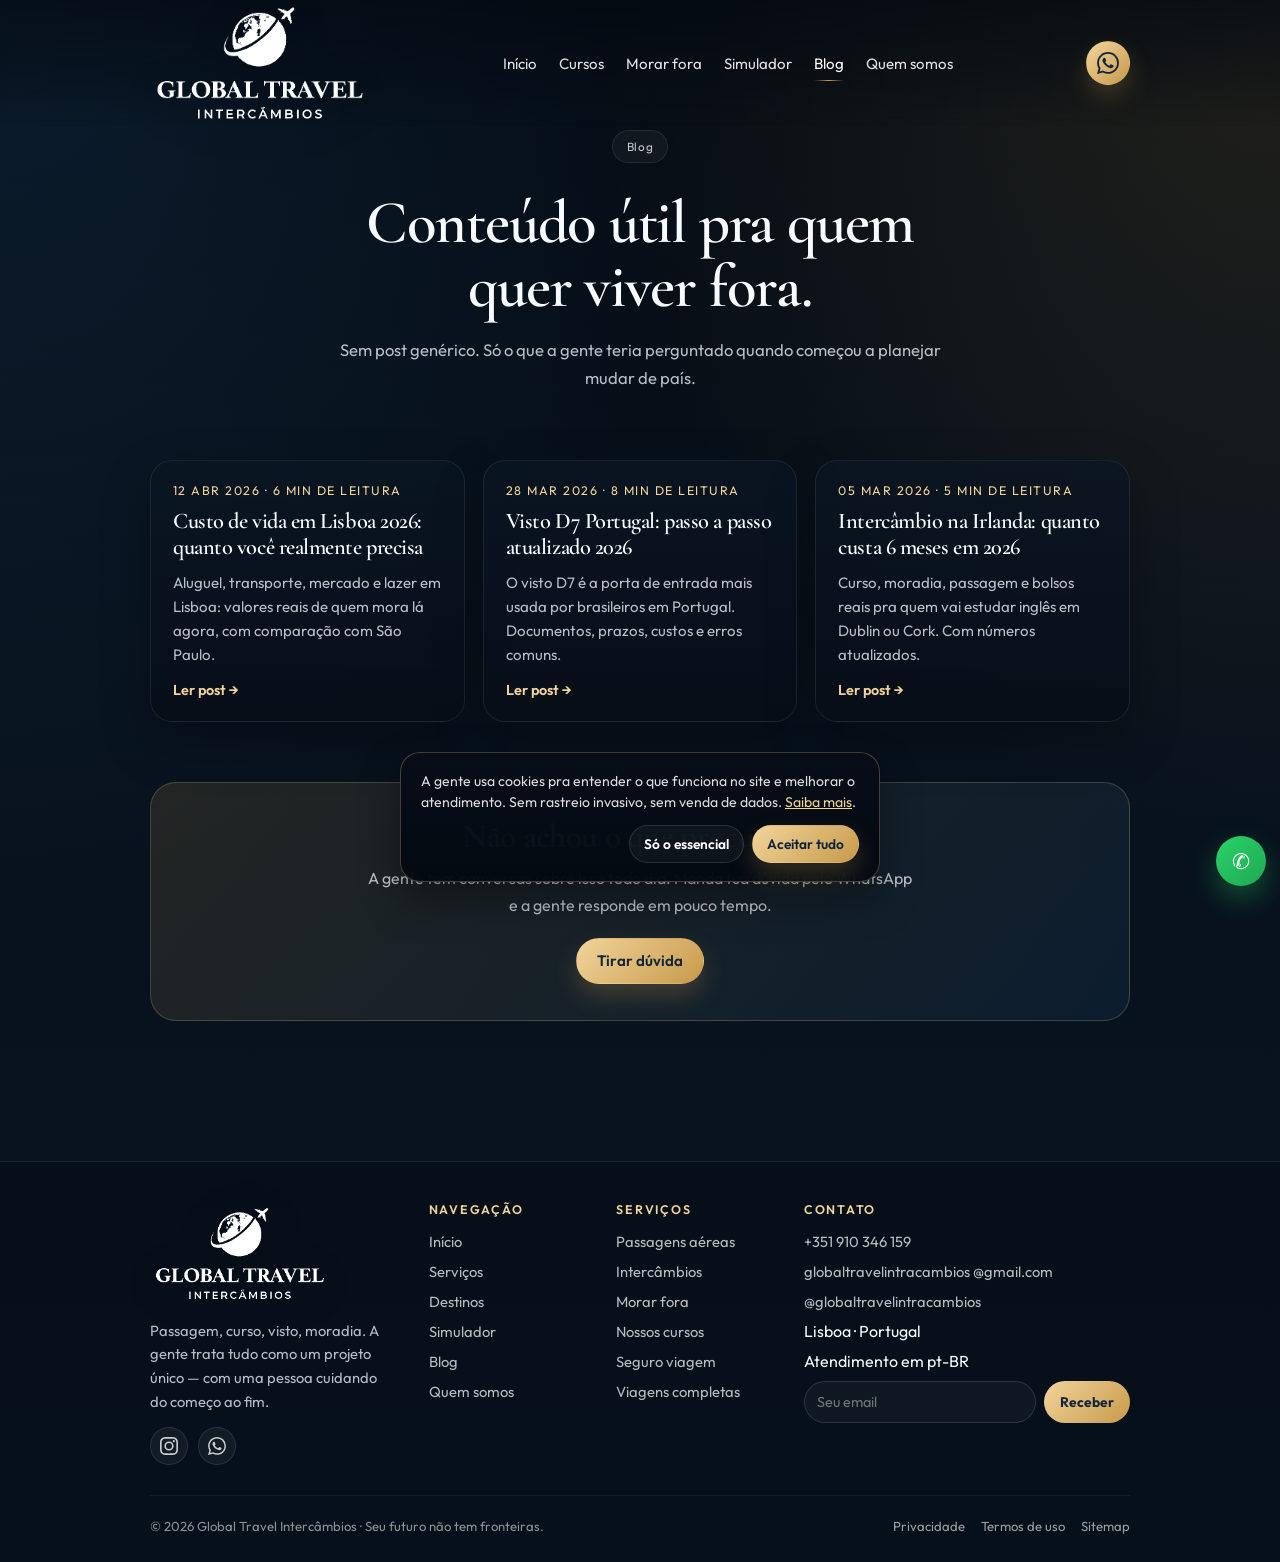
<file: blog/index.html>
<!DOCTYPE html>
<html lang="pt-BR">
<head>
<meta charset="UTF-8">
<meta name="viewport" content="width=device-width, initial-scale=1.0">
<title>Blog · Global Travel Intercâmbios</title>
<meta name="description" content="Posts sobre morar fora, intercâmbio, visto, custo de vida e viagens internacionais. Conteúdo direto pra quem está planejando.">
<meta property="og:title" content="Blog · Global Travel Intercâmbios">
<meta property="og:description" content="Posts sobre morar fora, intercâmbio, visto, custo de vida e viagens internacionais. Conteúdo direto pra quem está planejando.">
<meta property="og:type" content="website">
<link rel="icon" type="image/png" href="../favicon_original_mark_v16.png">
<meta name="theme-color" content="#07131F">
<link rel="preconnect" href="https://fonts.googleapis.com">
<link rel="preconnect" href="https://fonts.gstatic.com" crossorigin>
<link href="https://fonts.googleapis.com/css2?family=Cormorant+Garamond:wght@500;600;700&family=Outfit:wght@300;400;500;600;700;800&display=swap" rel="stylesheet">
<link rel="stylesheet" href="../assets/pages.css">

<script type="application/ld+json">
{
  "@context": "https://schema.org",
  "@type": "TravelAgency",
  "name": "Global Travel Intercâmbios",
  "url": "https://globaltravelintercambios.com",
  "logo": "https://globaltravelintercambios.com/globaltravel_logo_original_white_v16.png",
  "telephone": "+351910346159",
  "email": "globaltravelintracambios@gmail.com",
  "address": {
    "@type": "PostalAddress",
    "addressCountry": "PT",
    "addressLocality": "Lisboa"
  },
  "sameAs": [
    "https://www.instagram.com/globaltravelintracambios",
    "https://wa.me/351910346159"
  ],
  "priceRange": "$$"
}
</script>
<!-- Google Analytics 4 — substitua G-XXXXXXXXXX pelo seu Measurement ID -->
<script async src="https://www.googletagmanager.com/gtag/js?id=G-XXXXXXXXXX"></script>
<script>
  window.dataLayer = window.dataLayer || [];
  function gtag(){dataLayer.push(arguments);}
  gtag('js', new Date());
  gtag('config', 'G-XXXXXXXXXX', { anonymize_ip: true });
</script>
</head>
<body>
<div class="scroll-progress" id="scrollProgress" aria-hidden="true"></div>
  <header class="site-header" id="site-header">
    <div class="nav-shell">
      <a class="brand" href="../index.html" aria-label="Global Travel Intercâmbios"><img class="brand-logo" src="../globaltravel_logo_original_white_v16.png" alt="Global Travel Intercâmbios"></a>
      <nav class="nav-links" aria-label="Principal"><a href="../index.html" class="">Início</a><a href="../nossos-cursos.html" class="">Cursos</a><a href="../trabalhar-morar-fora.html" class="">Morar fora</a><a href="../simulador.html" class="">Simulador</a><a href="../blog/index.html" class="active">Blog</a><a href="../quem-somos.html" class="">Quem somos</a></nav>
      <div class="nav-cta">
        <a class="btn btn-primary wa-icon-btn" href="https://wa.me/351910346159" target="_blank" rel="noopener" aria-label="WhatsApp"><svg viewBox="0 0 24 24" fill="currentColor" aria-hidden="true"><path d="M17.472 14.382c-.297-.149-1.758-.867-2.03-.967-.273-.099-.471-.149-.67.15-.197.297-.767.966-.94 1.164-.173.199-.347.223-.644.075-.297-.15-1.255-.463-2.39-1.475-.883-.788-1.48-1.761-1.653-2.059-.173-.297-.018-.458.13-.606.134-.133.298-.347.446-.52.149-.174.198-.298.298-.497.099-.198.05-.371-.025-.52-.075-.149-.669-1.612-.916-2.207-.242-.579-.487-.5-.669-.51-.173-.008-.371-.01-.57-.01-.198 0-.52.074-.792.372-.272.297-1.04 1.016-1.04 2.479 0 1.462 1.065 2.875 1.213 3.074.149.198 2.096 3.2 5.077 4.487.709.306 1.262.489 1.694.625.712.227 1.36.195 1.871.118.571-.085 1.758-.719 2.006-1.413.248-.694.248-1.289.173-1.413-.074-.124-.272-.198-.57-.347m-5.421 7.403h-.004a9.87 9.87 0 01-5.031-1.378l-.361-.214-3.741.982.999-3.648-.235-.374a9.86 9.86 0 01-1.51-5.26c.001-5.45 4.436-9.884 9.888-9.884 2.64 0 5.122 1.03 6.988 2.898a9.825 9.825 0 012.893 6.994c-.003 5.45-4.437 9.884-9.885 9.884m8.413-18.297A11.815 11.815 0 0012.05 0C5.495 0 .16 5.335.157 11.892c0 2.096.547 4.142 1.588 5.945L.057 24l6.304-1.654a11.882 11.882 0 005.683 1.448h.005c6.554 0 11.89-5.335 11.893-11.893a11.821 11.821 0 00-3.48-8.413z"/></svg></a>
        <button class="burger" id="burger" aria-label="Abrir menu">☰</button>
      </div>
    </div>
    <div class="mobile-panel"><a href="../index.html">Início</a><a href="../nossos-cursos.html">Cursos</a><a href="../trabalhar-morar-fora.html">Morar fora</a><a href="../simulador.html">Simulador</a><a href="../blog/index.html">Blog</a><a href="../quem-somos.html">Quem somos</a><a href="../index.html#contato">Contato</a></div>
  </header>
<main>
  <div class="container">
    <div class="page-hero">
      <span class="page-tag">Blog</span>
      <h1>Conteúdo útil pra quem quer viver fora.</h1>
      <p class="lead">Sem post genérico. Só o que a gente teria perguntado quando começou a planejar mudar de país.</p>
    </div>
    <div class="card-row">
      <a class="post-card" href="custo-de-vida-lisboa-2026.html">
        <span class="date">12 Abr 2026 · 6 min de leitura</span>
        <h3>Custo de vida em Lisboa 2026: quanto você realmente precisa</h3>
        <p>Aluguel, transporte, mercado e lazer em Lisboa: valores reais de quem mora lá agora, com comparação com São Paulo.</p>
        <span class="arrow">Ler post →</span>
      </a>
      <a class="post-card" href="visto-d7-portugal-passo-a-passo.html">
        <span class="date">28 Mar 2026 · 8 min de leitura</span>
        <h3>Visto D7 Portugal: passo a passo atualizado 2026</h3>
        <p>O visto D7 é a porta de entrada mais usada por brasileiros em Portugal. Documentos, prazos, custos e erros comuns.</p>
        <span class="arrow">Ler post →</span>
      </a>
      <a class="post-card" href="intercambio-irlanda-quanto-custa.html">
        <span class="date">05 Mar 2026 · 5 min de leitura</span>
        <h3>Intercâmbio na Irlanda: quanto custa 6 meses em 2026</h3>
        <p>Curso, moradia, passagem e bolsos reais pra quem vai estudar inglês em Dublin ou Cork. Com números atualizados.</p>
        <span class="arrow">Ler post →</span>
      </a>
    </div>
    <div class="cta-block">
      <h2>Não achou o que procurava?</h2>
      <p>A gente tem conversas sobre isso todo dia. Manda tua dúvida pelo WhatsApp e a gente responde em pouco tempo.</p>
      <div class="btn-row">
        <a class="btn btn-primary" href="https://wa.me/351910346159" target="_blank" rel="noopener">Tirar dúvida</a>
      </div>
    </div>
  </div>
</main>
  <footer class="site-footer">
    <div class="container">
      <div class="footer-main">
        <div class="footer-col footer-brand">
          <img class="brand-logo" src="../globaltravel_logo_original_white_v16.png" alt="Global Travel Intercâmbios">
          <p>Passagem, curso, visto, moradia. A gente trata tudo como um projeto único — com uma pessoa cuidando do começo ao fim.</p>
          <div class="footer-social">
            <a href="https://www.instagram.com/globaltravelintracambios" target="_blank" rel="noopener" aria-label="Instagram"><svg viewBox="0 0 24 24"><path d="M12 2.2c3.2 0 3.58.01 4.85.07 1.17.05 1.8.25 2.23.41.56.22.96.48 1.38.9.42.42.68.82.9 1.38.16.42.36 1.06.41 2.23.06 1.27.07 1.65.07 4.85s-.01 3.58-.07 4.85c-.05 1.17-.25 1.8-.41 2.23a3.7 3.7 0 0 1-.9 1.38 3.7 3.7 0 0 1-1.38.9c-.42.16-1.06.36-2.23.41-1.27.06-1.65.07-4.85.07s-3.58-.01-4.85-.07c-1.17-.05-1.8-.25-2.23-.41a3.7 3.7 0 0 1-1.38-.9 3.7 3.7 0 0 1-.9-1.38c-.16-.42-.36-1.06-.41-2.23C2.2 15.58 2.2 15.2 2.2 12s.01-3.58.07-4.85c.05-1.17.25-1.8.41-2.23.22-.56.48-.96.9-1.38a3.7 3.7 0 0 1 1.38-.9c.42-.16 1.06-.36 2.23-.41C8.42 2.2 8.8 2.2 12 2.2M12 0C8.74 0 8.33.01 7.05.07c-1.28.06-2.15.26-2.92.56a5.9 5.9 0 0 0-2.13 1.39A5.9 5.9 0 0 0 .62 4.13c-.3.77-.5 1.64-.56 2.92C.01 8.33 0 8.74 0 12s.01 3.67.07 4.95c.06 1.28.26 2.15.56 2.92.31.8.72 1.47 1.39 2.13.66.66 1.33 1.08 2.13 1.39.77.3 1.64.5 2.92.56C8.33 23.99 8.74 24 12 24s3.67-.01 4.95-.07c1.28-.06 2.15-.26 2.92-.56a5.9 5.9 0 0 0 2.13-1.39 5.9 5.9 0 0 0 1.39-2.13c.3-.77.5-1.64.56-2.92.06-1.28.07-1.69.07-4.95s-.01-3.67-.07-4.95c-.06-1.28-.26-2.15-.56-2.92a5.9 5.9 0 0 0-1.39-2.13A5.9 5.9 0 0 0 19.87.62c-.77-.3-1.64-.5-2.92-.56C15.67.01 15.26 0 12 0zm0 5.84a6.16 6.16 0 1 0 0 12.32 6.16 6.16 0 0 0 0-12.32zM12 16a4 4 0 1 1 0-8 4 4 0 0 1 0 8zm6.4-11.85a1.44 1.44 0 1 0 0 2.88 1.44 1.44 0 0 0 0-2.88z"/></svg></a>
            <a href="https://wa.me/351910346159" target="_blank" rel="noopener" aria-label="WhatsApp"><svg viewBox="0 0 24 24" fill="currentColor" aria-hidden="true"><path d="M17.472 14.382c-.297-.149-1.758-.867-2.03-.967-.273-.099-.471-.149-.67.15-.197.297-.767.966-.94 1.164-.173.199-.347.223-.644.075-.297-.15-1.255-.463-2.39-1.475-.883-.788-1.48-1.761-1.653-2.059-.173-.297-.018-.458.13-.606.134-.133.298-.347.446-.52.149-.174.198-.298.298-.497.099-.198.05-.371-.025-.52-.075-.149-.669-1.612-.916-2.207-.242-.579-.487-.5-.669-.51-.173-.008-.371-.01-.57-.01-.198 0-.52.074-.792.372-.272.297-1.04 1.016-1.04 2.479 0 1.462 1.065 2.875 1.213 3.074.149.198 2.096 3.2 5.077 4.487.709.306 1.262.489 1.694.625.712.227 1.36.195 1.871.118.571-.085 1.758-.719 2.006-1.413.248-.694.248-1.289.173-1.413-.074-.124-.272-.198-.57-.347m-5.421 7.403h-.004a9.87 9.87 0 01-5.031-1.378l-.361-.214-3.741.982.999-3.648-.235-.374a9.86 9.86 0 01-1.51-5.26c.001-5.45 4.436-9.884 9.888-9.884 2.64 0 5.122 1.03 6.988 2.898a9.825 9.825 0 012.893 6.994c-.003 5.45-4.437 9.884-9.885 9.884m8.413-18.297A11.815 11.815 0 0012.05 0C5.495 0 .16 5.335.157 11.892c0 2.096.547 4.142 1.588 5.945L.057 24l6.304-1.654a11.882 11.882 0 005.683 1.448h.005c6.554 0 11.89-5.335 11.893-11.893a11.821 11.821 0 00-3.48-8.413z"/></svg></a>
          </div>
        </div>
        <div class="footer-col">
          <h4>Navegação</h4>
          <ul>
            <li><a href="../index.html">Início</a></li>
            <li><a href="../index.html#servicos">Serviços</a></li>
            <li><a href="../index.html#destinos">Destinos</a></li>
            <li><a href="../simulador.html">Simulador</a></li>
            <li><a href="../blog/index.html">Blog</a></li>
            <li><a href="../quem-somos.html">Quem somos</a></li>
          </ul>
        </div>
        <div class="footer-col">
          <h4>Serviços</h4>
          <ul>
            <li><a href="../index.html#servicos">Passagens aéreas</a></li>
            <li><a href="../index.html#servicos">Intercâmbios</a></li>
            <li><a href="../trabalhar-morar-fora.html">Morar fora</a></li>
            <li><a href="../nossos-cursos.html">Nossos cursos</a></li>
            <li><a href="../index.html#servicos">Seguro viagem</a></li>
            <li><a href="../index.html#servicos">Viagens completas</a></li>
          </ul>
        </div>
        <div class="footer-col">
          <h4>Contato</h4>
          <ul>
            <li><a href="https://wa.me/351910346159" target="_blank" rel="noopener">+351 910 346 159</a></li>
            <li><a href="mailto:globaltravelintracambios@gmail.com">globaltravelintracambios @gmail.com</a></li>
            <li><a href="https://www.instagram.com/globaltravelintracambios" target="_blank" rel="noopener">@globaltravelintracambios</a></li>
            <li>Lisboa · Portugal</li>
            <li>Atendimento em pt-BR</li>
          </ul>
          <form class="newsletter" action="https://formsubmit.co/globaltravelintracambios@gmail.com" method="POST" onsubmit="event.preventDefault();this.querySelector('button').textContent='Obrigado ✓';setTimeout(()=>this.reset(),1200)">
            <input type="email" placeholder="Seu email" required aria-label="Email">
            <button type="submit">Receber</button>
          </form>
        </div>
      </div>
      <div class="footer-bottom">
        <span>© 2026 Global Travel Intercâmbios · Seu futuro não tem fronteiras.</span>
        <div class="footer-legal">
          <a href="../privacidade.html">Privacidade</a>
          <a href="../termos.html">Termos de uso</a>
          <a href="../sitemap.xml">Sitemap</a>
        </div>
      </div>
    </div>
  </footer>
  <div class="cookie-banner" id="cookieBanner" role="dialog" aria-live="polite">
    <p>A gente usa cookies pra entender o que funciona no site e melhorar o atendimento. Sem rastreio invasivo, sem venda de dados. <a href="../privacidade.html">Saiba mais</a>.</p>
    <div class="btn-row">
      <button class="btn btn-secondary" onclick="window.__dismissCookies(false)">Só o essencial</button>
      <button class="btn btn-primary" onclick="window.__dismissCookies(true)">Aceitar tudo</button>
    </div>
  </div>
<a class="floating-wa" href="https://wa.me/351910346159" target="_blank" rel="noopener" aria-label="WhatsApp">✆</a>
<script>
(function(){
  // Header scrolled state
  const h = document.getElementById('site-header');
  const onScroll = () => h && h.classList.toggle('scrolled', window.scrollY > 18);
  window.addEventListener('scroll', onScroll, {passive:true});
  onScroll();

  // Burger toggle
  const b = document.getElementById('burger');
  b && b.addEventListener('click', () => document.body.classList.toggle('nav-open'));
  document.querySelectorAll('.mobile-panel a').forEach(a => a.addEventListener('click', () => document.body.classList.remove('nav-open')));

  // Scroll progress
  const bar = document.getElementById('scrollProgress');
  if (bar) {
    const p = () => {
      const doc = document.documentElement;
      const max = doc.scrollHeight - doc.clientHeight;
      const ratio = max > 0 ? doc.scrollTop / max : 0;
      bar.style.transform = 'scaleX(' + Math.min(1, Math.max(0, ratio)) + ')';
    };
    window.addEventListener('scroll', p, {passive:true});
    p();
  }

  // Cookie banner
  const cb = document.getElementById('cookieBanner');
  if (cb && !localStorage.getItem('cookies_choice')) {
    setTimeout(() => cb.classList.add('show'), 1200);
  }
  window.__dismissCookies = function(accepted) {
    localStorage.setItem('cookies_choice', accepted ? 'all' : 'essential');
    cb && cb.classList.remove('show');
  };
})();
</script>
</body>
</html>
</file>
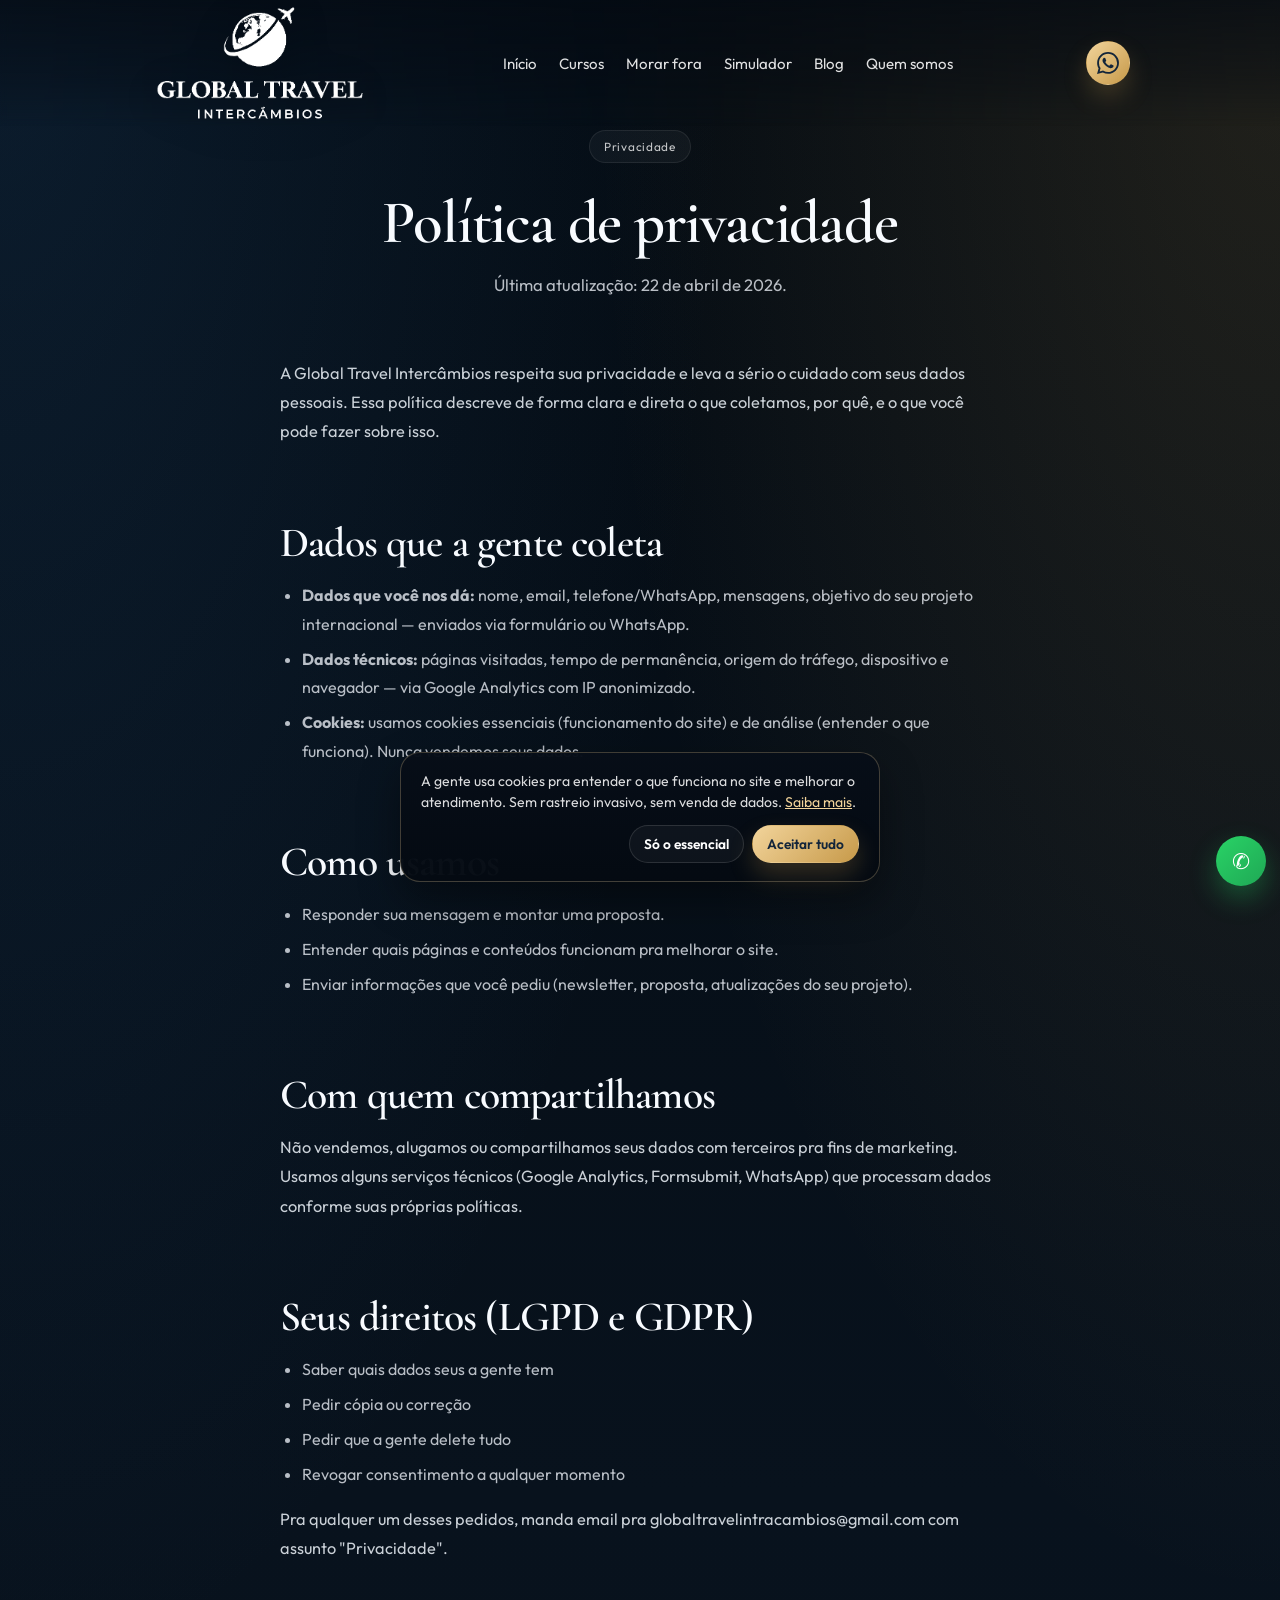
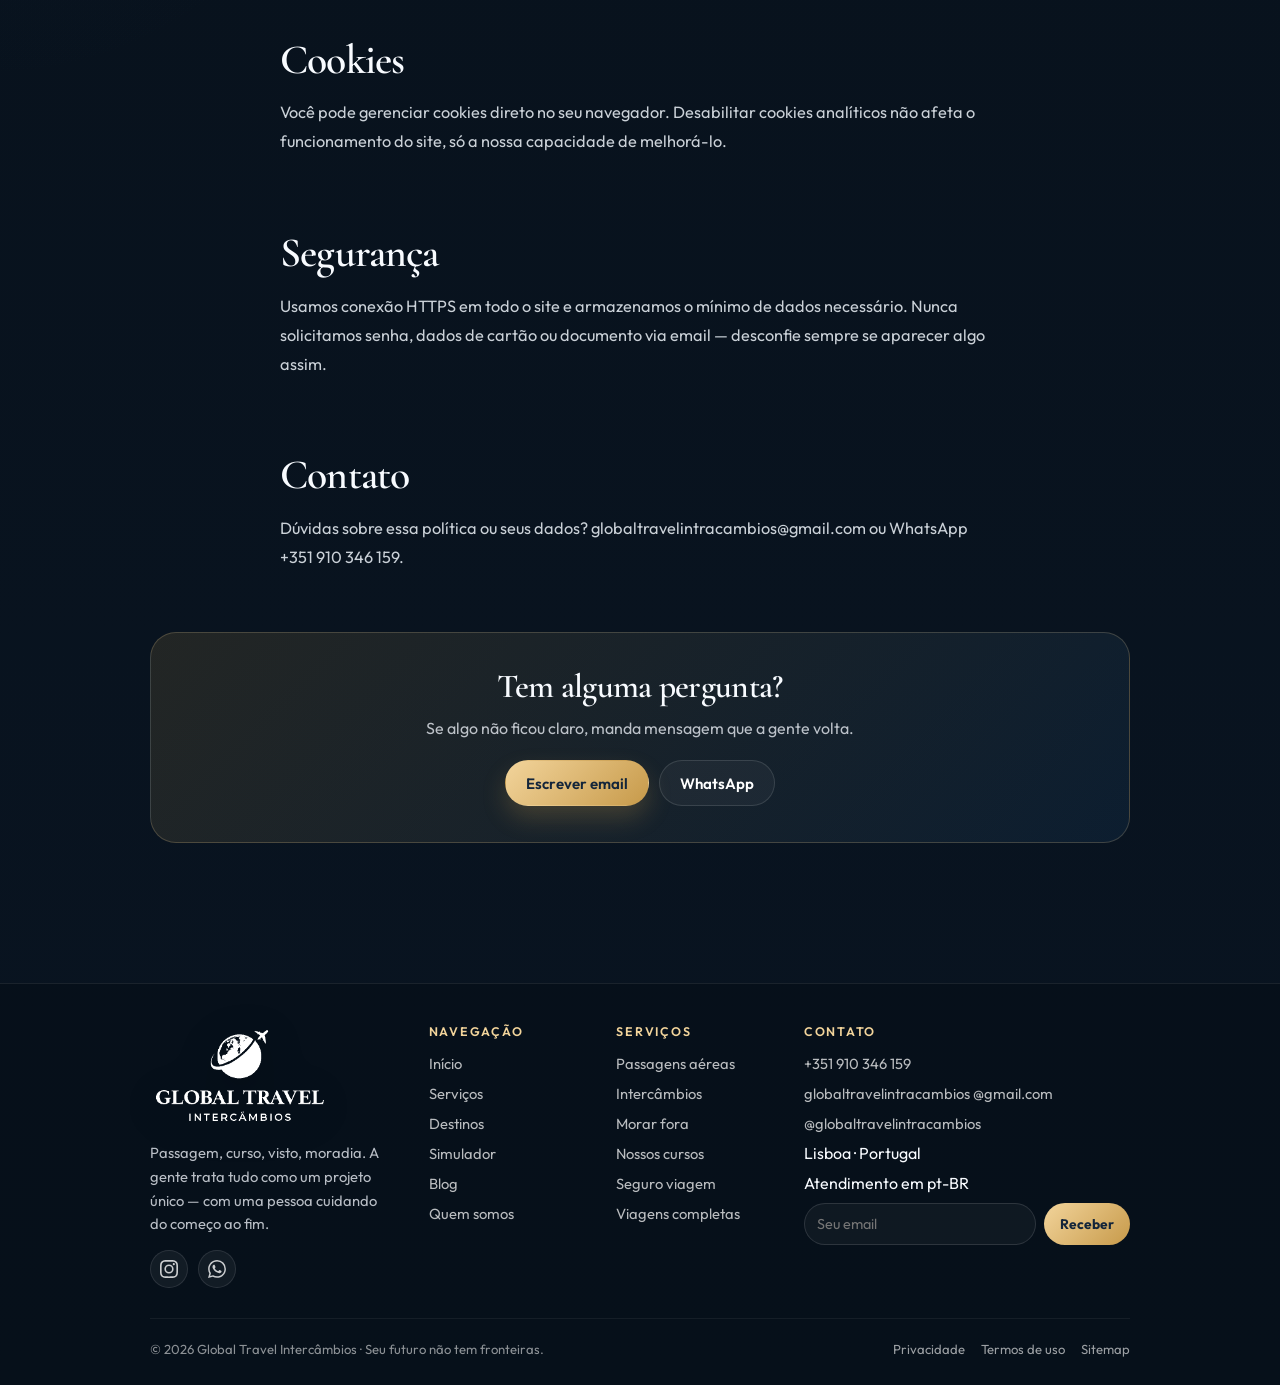
<file: privacidade.html>
<!DOCTYPE html>
<html lang="pt-BR">
<head>
<meta charset="UTF-8">
<meta name="viewport" content="width=device-width, initial-scale=1.0">
<title>Privacidade · Global Travel Intercâmbios</title>
<meta name="description" content="Como a Global Travel coleta, usa e protege seus dados. Política LGPD/GDPR compliant.">
<meta property="og:title" content="Privacidade · Global Travel Intercâmbios">
<meta property="og:description" content="Como a Global Travel coleta, usa e protege seus dados. Política LGPD/GDPR compliant.">
<meta property="og:type" content="website">
<link rel="icon" type="image/png" href="favicon_original_mark_v16.png">
<meta name="theme-color" content="#07131F">
<link rel="preconnect" href="https://fonts.googleapis.com">
<link rel="preconnect" href="https://fonts.gstatic.com" crossorigin>
<link href="https://fonts.googleapis.com/css2?family=Cormorant+Garamond:wght@500;600;700&family=Outfit:wght@300;400;500;600;700;800&display=swap" rel="stylesheet">
<link rel="stylesheet" href="assets/pages.css">

<script type="application/ld+json">
{
  "@context": "https://schema.org",
  "@type": "TravelAgency",
  "name": "Global Travel Intercâmbios",
  "url": "https://globaltravelintercambios.com",
  "logo": "https://globaltravelintercambios.com/globaltravel_logo_original_white_v16.png",
  "telephone": "+351910346159",
  "email": "globaltravelintracambios@gmail.com",
  "address": {
    "@type": "PostalAddress",
    "addressCountry": "PT",
    "addressLocality": "Lisboa"
  },
  "sameAs": [
    "https://www.instagram.com/globaltravelintracambios",
    "https://wa.me/351910346159"
  ],
  "priceRange": "$$"
}
</script>
<!-- Google Analytics 4 — substitua G-XXXXXXXXXX pelo seu Measurement ID -->
<script async src="https://www.googletagmanager.com/gtag/js?id=G-XXXXXXXXXX"></script>
<script>
  window.dataLayer = window.dataLayer || [];
  function gtag(){dataLayer.push(arguments);}
  gtag('js', new Date());
  gtag('config', 'G-XXXXXXXXXX', { anonymize_ip: true });
</script>
</head>
<body>
<div class="scroll-progress" id="scrollProgress" aria-hidden="true"></div>
  <header class="site-header" id="site-header">
    <div class="nav-shell">
      <a class="brand" href="index.html" aria-label="Global Travel Intercâmbios"><img class="brand-logo" src="globaltravel_logo_original_white_v16.png" alt="Global Travel Intercâmbios"></a>
      <nav class="nav-links" aria-label="Principal"><a href="index.html" class="">Início</a><a href="nossos-cursos.html" class="">Cursos</a><a href="trabalhar-morar-fora.html" class="">Morar fora</a><a href="simulador.html" class="">Simulador</a><a href="blog/index.html" class="">Blog</a><a href="quem-somos.html" class="">Quem somos</a></nav>
      <div class="nav-cta">
        <a class="btn btn-primary wa-icon-btn" href="https://wa.me/351910346159" target="_blank" rel="noopener" aria-label="WhatsApp"><svg viewBox="0 0 24 24" fill="currentColor" aria-hidden="true"><path d="M17.472 14.382c-.297-.149-1.758-.867-2.03-.967-.273-.099-.471-.149-.67.15-.197.297-.767.966-.94 1.164-.173.199-.347.223-.644.075-.297-.15-1.255-.463-2.39-1.475-.883-.788-1.48-1.761-1.653-2.059-.173-.297-.018-.458.13-.606.134-.133.298-.347.446-.52.149-.174.198-.298.298-.497.099-.198.05-.371-.025-.52-.075-.149-.669-1.612-.916-2.207-.242-.579-.487-.5-.669-.51-.173-.008-.371-.01-.57-.01-.198 0-.52.074-.792.372-.272.297-1.04 1.016-1.04 2.479 0 1.462 1.065 2.875 1.213 3.074.149.198 2.096 3.2 5.077 4.487.709.306 1.262.489 1.694.625.712.227 1.36.195 1.871.118.571-.085 1.758-.719 2.006-1.413.248-.694.248-1.289.173-1.413-.074-.124-.272-.198-.57-.347m-5.421 7.403h-.004a9.87 9.87 0 01-5.031-1.378l-.361-.214-3.741.982.999-3.648-.235-.374a9.86 9.86 0 01-1.51-5.26c.001-5.45 4.436-9.884 9.888-9.884 2.64 0 5.122 1.03 6.988 2.898a9.825 9.825 0 012.893 6.994c-.003 5.45-4.437 9.884-9.885 9.884m8.413-18.297A11.815 11.815 0 0012.05 0C5.495 0 .16 5.335.157 11.892c0 2.096.547 4.142 1.588 5.945L.057 24l6.304-1.654a11.882 11.882 0 005.683 1.448h.005c6.554 0 11.89-5.335 11.893-11.893a11.821 11.821 0 00-3.48-8.413z"/></svg></a>
        <button class="burger" id="burger" aria-label="Abrir menu">☰</button>
      </div>
    </div>
    <div class="mobile-panel"><a href="index.html">Início</a><a href="nossos-cursos.html">Cursos</a><a href="trabalhar-morar-fora.html">Morar fora</a><a href="simulador.html">Simulador</a><a href="blog/index.html">Blog</a><a href="quem-somos.html">Quem somos</a><a href="index.html#contato">Contato</a></div>
  </header>
<main>
  <div class="container">
    <div class="page-hero">
      <span class="page-tag">Privacidade</span>
      <h1>Política de privacidade</h1>
      <p class="lead">Última atualização: 22 de abril de 2026.</p>
    </div>

    <div class="article">
      <p>A Global Travel Intercâmbios respeita sua privacidade e leva a sério o cuidado com seus dados pessoais. Essa política descreve de forma clara e direta o que coletamos, por quê, e o que você pode fazer sobre isso.</p>

      <h2>Dados que a gente coleta</h2>
      <ul>
        <li><strong>Dados que você nos dá:</strong> nome, email, telefone/WhatsApp, mensagens, objetivo do seu projeto internacional — enviados via formulário ou WhatsApp.</li>
        <li><strong>Dados técnicos:</strong> páginas visitadas, tempo de permanência, origem do tráfego, dispositivo e navegador — via Google Analytics com IP anonimizado.</li>
        <li><strong>Cookies:</strong> usamos cookies essenciais (funcionamento do site) e de análise (entender o que funciona). Nunca vendemos seus dados.</li>
      </ul>

      <h2>Como usamos</h2>
      <ul>
        <li>Responder sua mensagem e montar uma proposta.</li>
        <li>Entender quais páginas e conteúdos funcionam pra melhorar o site.</li>
        <li>Enviar informações que você pediu (newsletter, proposta, atualizações do seu projeto).</li>
      </ul>

      <h2>Com quem compartilhamos</h2>
      <p>Não vendemos, alugamos ou compartilhamos seus dados com terceiros pra fins de marketing. Usamos alguns serviços técnicos (Google Analytics, Formsubmit, WhatsApp) que processam dados conforme suas próprias políticas.</p>

      <h2>Seus direitos (LGPD e GDPR)</h2>
      <ul>
        <li>Saber quais dados seus a gente tem</li>
        <li>Pedir cópia ou correção</li>
        <li>Pedir que a gente delete tudo</li>
        <li>Revogar consentimento a qualquer momento</li>
      </ul>
      <p>Pra qualquer um desses pedidos, manda email pra <a href="mailto:globaltravelintracambios@gmail.com">globaltravelintracambios@gmail.com</a> com assunto "Privacidade".</p>

      <h2>Cookies</h2>
      <p>Você pode gerenciar cookies direto no seu navegador. Desabilitar cookies analíticos não afeta o funcionamento do site, só a nossa capacidade de melhorá-lo.</p>

      <h2>Segurança</h2>
      <p>Usamos conexão HTTPS em todo o site e armazenamos o mínimo de dados necessário. Nunca solicitamos senha, dados de cartão ou documento via email — desconfie sempre se aparecer algo assim.</p>

      <h2>Contato</h2>
      <p>Dúvidas sobre essa política ou seus dados? <a href="mailto:globaltravelintracambios@gmail.com">globaltravelintracambios@gmail.com</a> ou WhatsApp <a href="https://wa.me/351910346159" target="_blank" rel="noopener">+351 910 346 159</a>.</p>
    </div>

    <div class="cta-block">
      <h2>Tem alguma pergunta?</h2>
      <p>Se algo não ficou claro, manda mensagem que a gente volta.</p>
      <div class="btn-row">
        <a class="btn btn-primary" href="mailto:globaltravelintracambios@gmail.com">Escrever email</a>
        <a class="btn btn-secondary" href="https://wa.me/351910346159" target="_blank" rel="noopener">WhatsApp</a>
      </div>
    </div>
  </div>
</main>
  <footer class="site-footer">
    <div class="container">
      <div class="footer-main">
        <div class="footer-col footer-brand">
          <img class="brand-logo" src="globaltravel_logo_original_white_v16.png" alt="Global Travel Intercâmbios">
          <p>Passagem, curso, visto, moradia. A gente trata tudo como um projeto único — com uma pessoa cuidando do começo ao fim.</p>
          <div class="footer-social">
            <a href="https://www.instagram.com/globaltravelintracambios" target="_blank" rel="noopener" aria-label="Instagram"><svg viewBox="0 0 24 24"><path d="M12 2.2c3.2 0 3.58.01 4.85.07 1.17.05 1.8.25 2.23.41.56.22.96.48 1.38.9.42.42.68.82.9 1.38.16.42.36 1.06.41 2.23.06 1.27.07 1.65.07 4.85s-.01 3.58-.07 4.85c-.05 1.17-.25 1.8-.41 2.23a3.7 3.7 0 0 1-.9 1.38 3.7 3.7 0 0 1-1.38.9c-.42.16-1.06.36-2.23.41-1.27.06-1.65.07-4.85.07s-3.58-.01-4.85-.07c-1.17-.05-1.8-.25-2.23-.41a3.7 3.7 0 0 1-1.38-.9 3.7 3.7 0 0 1-.9-1.38c-.16-.42-.36-1.06-.41-2.23C2.2 15.58 2.2 15.2 2.2 12s.01-3.58.07-4.85c.05-1.17.25-1.8.41-2.23.22-.56.48-.96.9-1.38a3.7 3.7 0 0 1 1.38-.9c.42-.16 1.06-.36 2.23-.41C8.42 2.2 8.8 2.2 12 2.2M12 0C8.74 0 8.33.01 7.05.07c-1.28.06-2.15.26-2.92.56a5.9 5.9 0 0 0-2.13 1.39A5.9 5.9 0 0 0 .62 4.13c-.3.77-.5 1.64-.56 2.92C.01 8.33 0 8.74 0 12s.01 3.67.07 4.95c.06 1.28.26 2.15.56 2.92.31.8.72 1.47 1.39 2.13.66.66 1.33 1.08 2.13 1.39.77.3 1.64.5 2.92.56C8.33 23.99 8.74 24 12 24s3.67-.01 4.95-.07c1.28-.06 2.15-.26 2.92-.56a5.9 5.9 0 0 0 2.13-1.39 5.9 5.9 0 0 0 1.39-2.13c.3-.77.5-1.64.56-2.92.06-1.28.07-1.69.07-4.95s-.01-3.67-.07-4.95c-.06-1.28-.26-2.15-.56-2.92a5.9 5.9 0 0 0-1.39-2.13A5.9 5.9 0 0 0 19.87.62c-.77-.3-1.64-.5-2.92-.56C15.67.01 15.26 0 12 0zm0 5.84a6.16 6.16 0 1 0 0 12.32 6.16 6.16 0 0 0 0-12.32zM12 16a4 4 0 1 1 0-8 4 4 0 0 1 0 8zm6.4-11.85a1.44 1.44 0 1 0 0 2.88 1.44 1.44 0 0 0 0-2.88z"/></svg></a>
            <a href="https://wa.me/351910346159" target="_blank" rel="noopener" aria-label="WhatsApp"><svg viewBox="0 0 24 24" fill="currentColor" aria-hidden="true"><path d="M17.472 14.382c-.297-.149-1.758-.867-2.03-.967-.273-.099-.471-.149-.67.15-.197.297-.767.966-.94 1.164-.173.199-.347.223-.644.075-.297-.15-1.255-.463-2.39-1.475-.883-.788-1.48-1.761-1.653-2.059-.173-.297-.018-.458.13-.606.134-.133.298-.347.446-.52.149-.174.198-.298.298-.497.099-.198.05-.371-.025-.52-.075-.149-.669-1.612-.916-2.207-.242-.579-.487-.5-.669-.51-.173-.008-.371-.01-.57-.01-.198 0-.52.074-.792.372-.272.297-1.04 1.016-1.04 2.479 0 1.462 1.065 2.875 1.213 3.074.149.198 2.096 3.2 5.077 4.487.709.306 1.262.489 1.694.625.712.227 1.36.195 1.871.118.571-.085 1.758-.719 2.006-1.413.248-.694.248-1.289.173-1.413-.074-.124-.272-.198-.57-.347m-5.421 7.403h-.004a9.87 9.87 0 01-5.031-1.378l-.361-.214-3.741.982.999-3.648-.235-.374a9.86 9.86 0 01-1.51-5.26c.001-5.45 4.436-9.884 9.888-9.884 2.64 0 5.122 1.03 6.988 2.898a9.825 9.825 0 012.893 6.994c-.003 5.45-4.437 9.884-9.885 9.884m8.413-18.297A11.815 11.815 0 0012.05 0C5.495 0 .16 5.335.157 11.892c0 2.096.547 4.142 1.588 5.945L.057 24l6.304-1.654a11.882 11.882 0 005.683 1.448h.005c6.554 0 11.89-5.335 11.893-11.893a11.821 11.821 0 00-3.48-8.413z"/></svg></a>
          </div>
        </div>
        <div class="footer-col">
          <h4>Navegação</h4>
          <ul>
            <li><a href="index.html">Início</a></li>
            <li><a href="index.html#servicos">Serviços</a></li>
            <li><a href="index.html#destinos">Destinos</a></li>
            <li><a href="simulador.html">Simulador</a></li>
            <li><a href="blog/index.html">Blog</a></li>
            <li><a href="quem-somos.html">Quem somos</a></li>
          </ul>
        </div>
        <div class="footer-col">
          <h4>Serviços</h4>
          <ul>
            <li><a href="index.html#servicos">Passagens aéreas</a></li>
            <li><a href="index.html#servicos">Intercâmbios</a></li>
            <li><a href="trabalhar-morar-fora.html">Morar fora</a></li>
            <li><a href="nossos-cursos.html">Nossos cursos</a></li>
            <li><a href="index.html#servicos">Seguro viagem</a></li>
            <li><a href="index.html#servicos">Viagens completas</a></li>
          </ul>
        </div>
        <div class="footer-col">
          <h4>Contato</h4>
          <ul>
            <li><a href="https://wa.me/351910346159" target="_blank" rel="noopener">+351 910 346 159</a></li>
            <li><a href="mailto:globaltravelintracambios@gmail.com">globaltravelintracambios @gmail.com</a></li>
            <li><a href="https://www.instagram.com/globaltravelintracambios" target="_blank" rel="noopener">@globaltravelintracambios</a></li>
            <li>Lisboa · Portugal</li>
            <li>Atendimento em pt-BR</li>
          </ul>
          <form class="newsletter" action="https://formsubmit.co/globaltravelintracambios@gmail.com" method="POST" onsubmit="event.preventDefault();this.querySelector('button').textContent='Obrigado ✓';setTimeout(()=>this.reset(),1200)">
            <input type="email" placeholder="Seu email" required aria-label="Email">
            <button type="submit">Receber</button>
          </form>
        </div>
      </div>
      <div class="footer-bottom">
        <span>© 2026 Global Travel Intercâmbios · Seu futuro não tem fronteiras.</span>
        <div class="footer-legal">
          <a href="privacidade.html">Privacidade</a>
          <a href="termos.html">Termos de uso</a>
          <a href="sitemap.xml">Sitemap</a>
        </div>
      </div>
    </div>
  </footer>
  <div class="cookie-banner" id="cookieBanner" role="dialog" aria-live="polite">
    <p>A gente usa cookies pra entender o que funciona no site e melhorar o atendimento. Sem rastreio invasivo, sem venda de dados. <a href="privacidade.html">Saiba mais</a>.</p>
    <div class="btn-row">
      <button class="btn btn-secondary" onclick="window.__dismissCookies(false)">Só o essencial</button>
      <button class="btn btn-primary" onclick="window.__dismissCookies(true)">Aceitar tudo</button>
    </div>
  </div>
<a class="floating-wa" href="https://wa.me/351910346159" target="_blank" rel="noopener" aria-label="WhatsApp">✆</a>
<script>
(function(){
  // Header scrolled state
  const h = document.getElementById('site-header');
  const onScroll = () => h && h.classList.toggle('scrolled', window.scrollY > 18);
  window.addEventListener('scroll', onScroll, {passive:true});
  onScroll();

  // Burger toggle
  const b = document.getElementById('burger');
  b && b.addEventListener('click', () => document.body.classList.toggle('nav-open'));
  document.querySelectorAll('.mobile-panel a').forEach(a => a.addEventListener('click', () => document.body.classList.remove('nav-open')));

  // Scroll progress
  const bar = document.getElementById('scrollProgress');
  if (bar) {
    const p = () => {
      const doc = document.documentElement;
      const max = doc.scrollHeight - doc.clientHeight;
      const ratio = max > 0 ? doc.scrollTop / max : 0;
      bar.style.transform = 'scaleX(' + Math.min(1, Math.max(0, ratio)) + ')';
    };
    window.addEventListener('scroll', p, {passive:true});
    p();
  }

  // Cookie banner
  const cb = document.getElementById('cookieBanner');
  if (cb && !localStorage.getItem('cookies_choice')) {
    setTimeout(() => cb.classList.add('show'), 1200);
  }
  window.__dismissCookies = function(accepted) {
    localStorage.setItem('cookies_choice', accepted ? 'all' : 'essential');
    cb && cb.classList.remove('show');
  };
})();
</script>
</body>
</html>
</file>
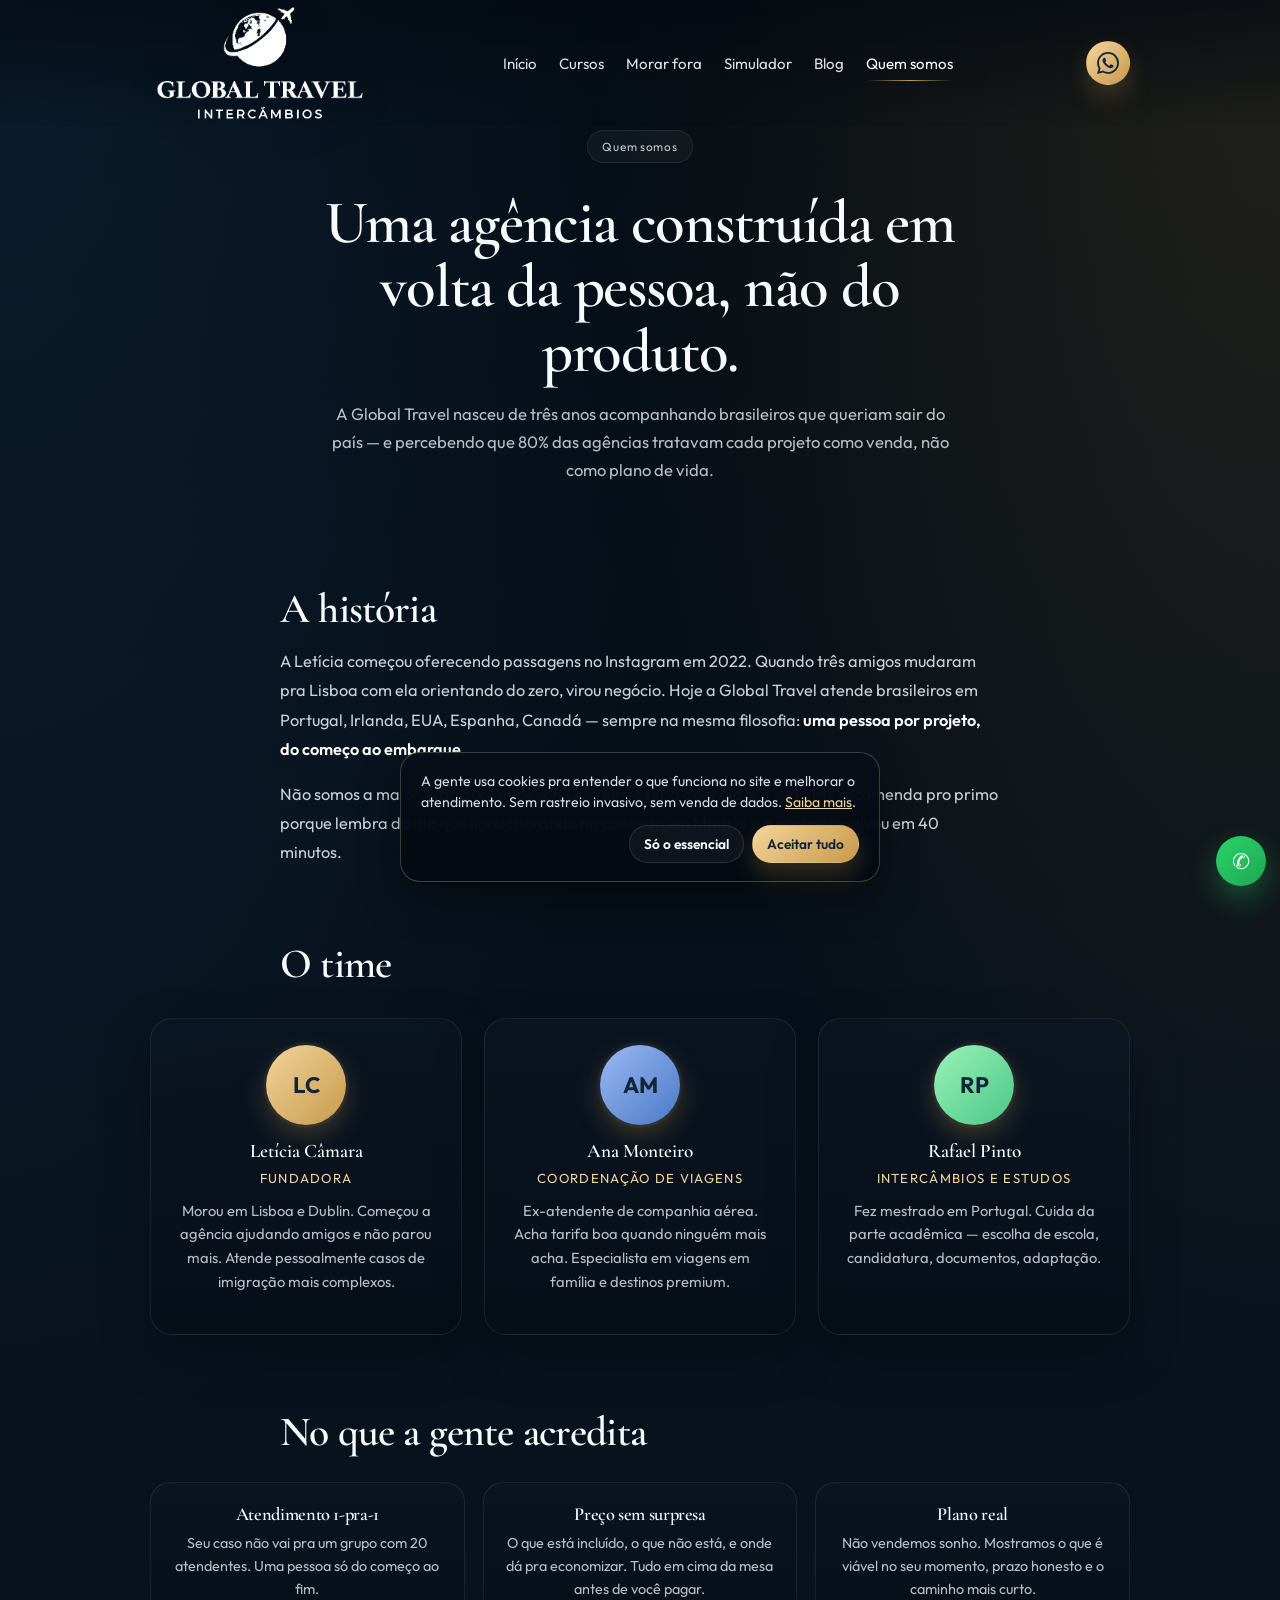
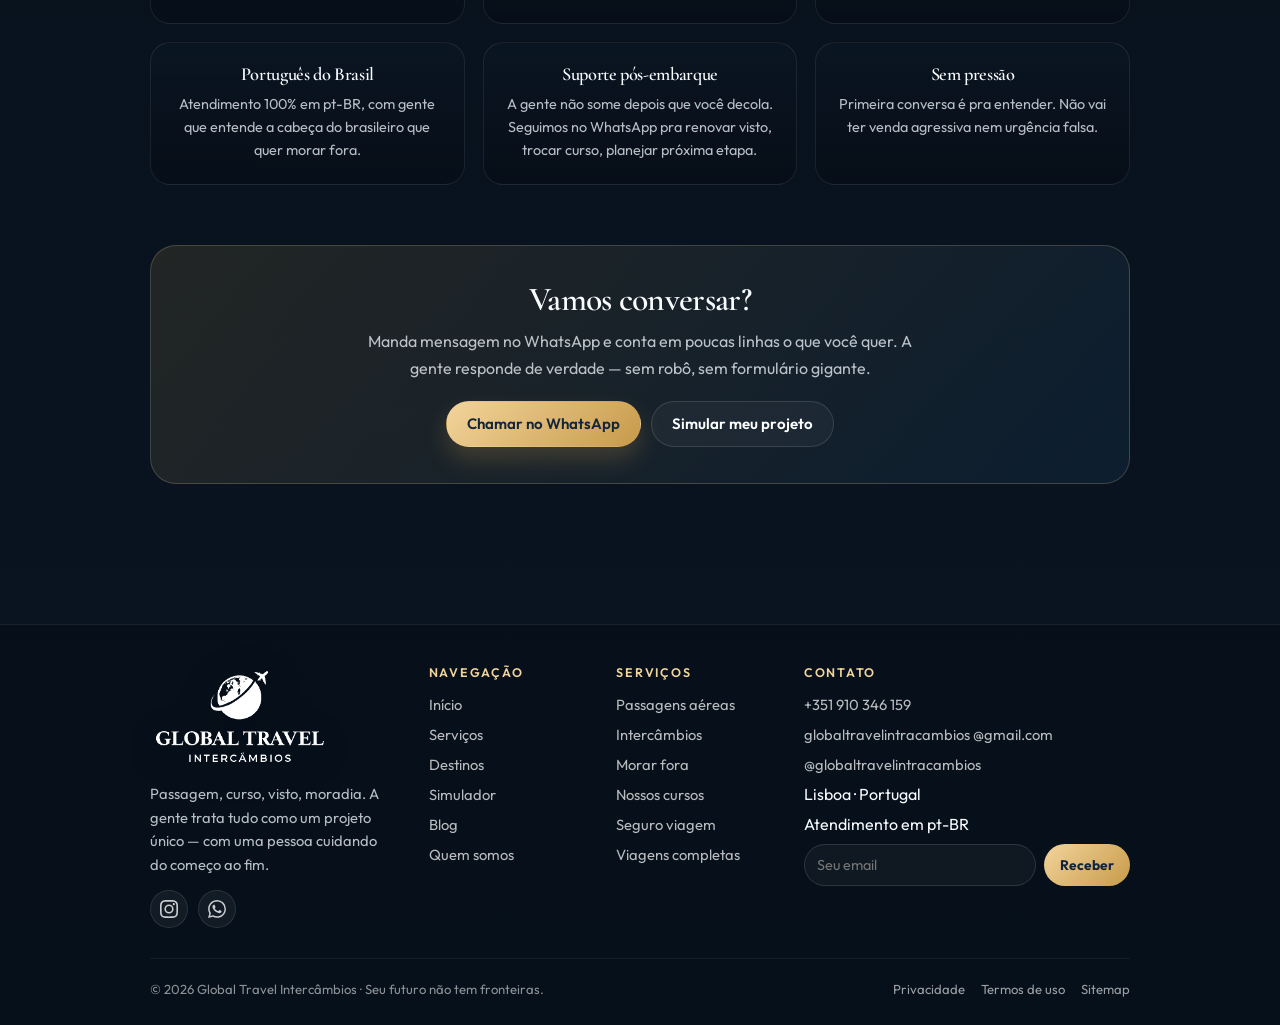
<file: quem-somos.html>
<!DOCTYPE html>
<html lang="pt-BR">
<head>
<meta charset="UTF-8">
<meta name="viewport" content="width=device-width, initial-scale=1.0">
<title>Quem somos · Global Travel Intercâmbios</title>
<meta name="description" content="A história da Global Travel, o time e no que a gente acredita. Atendimento 1-pra-1 para brasileiros que querem viver fora.">
<meta property="og:title" content="Quem somos · Global Travel Intercâmbios">
<meta property="og:description" content="A história da Global Travel, o time e no que a gente acredita. Atendimento 1-pra-1 para brasileiros que querem viver fora.">
<meta property="og:type" content="website">
<link rel="icon" type="image/png" href="favicon_original_mark_v16.png">
<meta name="theme-color" content="#07131F">
<link rel="preconnect" href="https://fonts.googleapis.com">
<link rel="preconnect" href="https://fonts.gstatic.com" crossorigin>
<link href="https://fonts.googleapis.com/css2?family=Cormorant+Garamond:wght@500;600;700&family=Outfit:wght@300;400;500;600;700;800&display=swap" rel="stylesheet">
<link rel="stylesheet" href="assets/pages.css">

<script type="application/ld+json">
{
  "@context": "https://schema.org",
  "@type": "TravelAgency",
  "name": "Global Travel Intercâmbios",
  "url": "https://globaltravelintercambios.com",
  "logo": "https://globaltravelintercambios.com/globaltravel_logo_original_white_v16.png",
  "telephone": "+351910346159",
  "email": "globaltravelintracambios@gmail.com",
  "address": {
    "@type": "PostalAddress",
    "addressCountry": "PT",
    "addressLocality": "Lisboa"
  },
  "sameAs": [
    "https://www.instagram.com/globaltravelintracambios",
    "https://wa.me/351910346159"
  ],
  "priceRange": "$$"
}
</script>
<!-- Google Analytics 4 — substitua G-XXXXXXXXXX pelo seu Measurement ID -->
<script async src="https://www.googletagmanager.com/gtag/js?id=G-XXXXXXXXXX"></script>
<script>
  window.dataLayer = window.dataLayer || [];
  function gtag(){dataLayer.push(arguments);}
  gtag('js', new Date());
  gtag('config', 'G-XXXXXXXXXX', { anonymize_ip: true });
</script>
</head>
<body>
<div class="scroll-progress" id="scrollProgress" aria-hidden="true"></div>
  <header class="site-header" id="site-header">
    <div class="nav-shell">
      <a class="brand" href="index.html" aria-label="Global Travel Intercâmbios"><img class="brand-logo" src="globaltravel_logo_original_white_v16.png" alt="Global Travel Intercâmbios"></a>
      <nav class="nav-links" aria-label="Principal"><a href="index.html" class="">Início</a><a href="nossos-cursos.html" class="">Cursos</a><a href="trabalhar-morar-fora.html" class="">Morar fora</a><a href="simulador.html" class="">Simulador</a><a href="blog/index.html" class="">Blog</a><a href="quem-somos.html" class="active">Quem somos</a></nav>
      <div class="nav-cta">
        <a class="btn btn-primary wa-icon-btn" href="https://wa.me/351910346159" target="_blank" rel="noopener" aria-label="WhatsApp"><svg viewBox="0 0 24 24" fill="currentColor" aria-hidden="true"><path d="M17.472 14.382c-.297-.149-1.758-.867-2.03-.967-.273-.099-.471-.149-.67.15-.197.297-.767.966-.94 1.164-.173.199-.347.223-.644.075-.297-.15-1.255-.463-2.39-1.475-.883-.788-1.48-1.761-1.653-2.059-.173-.297-.018-.458.13-.606.134-.133.298-.347.446-.52.149-.174.198-.298.298-.497.099-.198.05-.371-.025-.52-.075-.149-.669-1.612-.916-2.207-.242-.579-.487-.5-.669-.51-.173-.008-.371-.01-.57-.01-.198 0-.52.074-.792.372-.272.297-1.04 1.016-1.04 2.479 0 1.462 1.065 2.875 1.213 3.074.149.198 2.096 3.2 5.077 4.487.709.306 1.262.489 1.694.625.712.227 1.36.195 1.871.118.571-.085 1.758-.719 2.006-1.413.248-.694.248-1.289.173-1.413-.074-.124-.272-.198-.57-.347m-5.421 7.403h-.004a9.87 9.87 0 01-5.031-1.378l-.361-.214-3.741.982.999-3.648-.235-.374a9.86 9.86 0 01-1.51-5.26c.001-5.45 4.436-9.884 9.888-9.884 2.64 0 5.122 1.03 6.988 2.898a9.825 9.825 0 012.893 6.994c-.003 5.45-4.437 9.884-9.885 9.884m8.413-18.297A11.815 11.815 0 0012.05 0C5.495 0 .16 5.335.157 11.892c0 2.096.547 4.142 1.588 5.945L.057 24l6.304-1.654a11.882 11.882 0 005.683 1.448h.005c6.554 0 11.89-5.335 11.893-11.893a11.821 11.821 0 00-3.48-8.413z"/></svg></a>
        <button class="burger" id="burger" aria-label="Abrir menu">☰</button>
      </div>
    </div>
    <div class="mobile-panel"><a href="index.html">Início</a><a href="nossos-cursos.html">Cursos</a><a href="trabalhar-morar-fora.html">Morar fora</a><a href="simulador.html">Simulador</a><a href="blog/index.html">Blog</a><a href="quem-somos.html">Quem somos</a><a href="index.html#contato">Contato</a></div>
  </header>
<main>
  <div class="container">
    <div class="page-hero">
      <span class="page-tag">Quem somos</span>
      <h1>Uma agência construída em volta da pessoa, não do produto.</h1>
      <p class="lead">A Global Travel nasceu de três anos acompanhando brasileiros que queriam sair do país — e percebendo que 80% das agências tratavam cada projeto como venda, não como plano de vida.</p>
    </div>

    <div class="article">
      <h2>A história</h2>
      <p>A Letícia começou oferecendo passagens no Instagram em 2022. Quando três amigos mudaram pra Lisboa com ela orientando do zero, virou negócio. Hoje a Global Travel atende brasileiros em Portugal, Irlanda, EUA, Espanha, Canadá — sempre na mesma filosofia: <strong>uma pessoa por projeto, do começo ao embarque.</strong></p>
      <p>Não somos a maior. Não queremos ser. Queremos ser a agência que o cliente recomenda pro primo porque lembra do dia que ligou chorando na conexão em Madrid e a equipe resolveu em 40 minutos.</p>

      <h2>O time</h2>
    </div>

    <div class="team-grid">
      <div class="team-card">
        <div class="team-avatar" style="background:linear-gradient(135deg,#F2D49B,#C79A4A)">LC</div>
        <strong>Letícia Câmara</strong>
        <em>Fundadora</em>
        <p>Morou em Lisboa e Dublin. Começou a agência ajudando amigos e não parou mais. Atende pessoalmente casos de imigração mais complexos.</p>
      </div>
      <div class="team-card">
        <div class="team-avatar" style="background:linear-gradient(135deg,#9BB8F2,#4A7AC7)">AM</div>
        <strong>Ana Monteiro</strong>
        <em>Coordenação de viagens</em>
        <p>Ex-atendente de companhia aérea. Acha tarifa boa quando ninguém mais acha. Especialista em viagens em família e destinos premium.</p>
      </div>
      <div class="team-card">
        <div class="team-avatar" style="background:linear-gradient(135deg,#9BF2B6,#4AC787)">RP</div>
        <strong>Rafael Pinto</strong>
        <em>Intercâmbios e estudos</em>
        <p>Fez mestrado em Portugal. Cuida da parte acadêmica — escolha de escola, candidatura, documentos, adaptação.</p>
      </div>
    </div>

    <div class="article">
      <h2>No que a gente acredita</h2>
    </div>

    <div class="values-grid">
      <div class="value-card">
        <h3>Atendimento 1-pra-1</h3>
        <p>Seu caso não vai pra um grupo com 20 atendentes. Uma pessoa só do começo ao fim.</p>
      </div>
      <div class="value-card">
        <h3>Preço sem surpresa</h3>
        <p>O que está incluído, o que não está, e onde dá pra economizar. Tudo em cima da mesa antes de você pagar.</p>
      </div>
      <div class="value-card">
        <h3>Plano real</h3>
        <p>Não vendemos sonho. Mostramos o que é viável no seu momento, prazo honesto e o caminho mais curto.</p>
      </div>
      <div class="value-card">
        <h3>Português do Brasil</h3>
        <p>Atendimento 100% em pt-BR, com gente que entende a cabeça do brasileiro que quer morar fora.</p>
      </div>
      <div class="value-card">
        <h3>Suporte pós-embarque</h3>
        <p>A gente não some depois que você decola. Seguimos no WhatsApp pra renovar visto, trocar curso, planejar próxima etapa.</p>
      </div>
      <div class="value-card">
        <h3>Sem pressão</h3>
        <p>Primeira conversa é pra entender. Não vai ter venda agressiva nem urgência falsa.</p>
      </div>
    </div>

    <div class="cta-block">
      <h2>Vamos conversar?</h2>
      <p>Manda mensagem no WhatsApp e conta em poucas linhas o que você quer. A gente responde de verdade — sem robô, sem formulário gigante.</p>
      <div class="btn-row">
        <a class="btn btn-primary" href="https://wa.me/351910346159" target="_blank" rel="noopener">Chamar no WhatsApp</a>
        <a class="btn btn-secondary" href="simulador.html">Simular meu projeto</a>
      </div>
    </div>
  </div>
</main>
  <footer class="site-footer">
    <div class="container">
      <div class="footer-main">
        <div class="footer-col footer-brand">
          <img class="brand-logo" src="globaltravel_logo_original_white_v16.png" alt="Global Travel Intercâmbios">
          <p>Passagem, curso, visto, moradia. A gente trata tudo como um projeto único — com uma pessoa cuidando do começo ao fim.</p>
          <div class="footer-social">
            <a href="https://www.instagram.com/globaltravelintracambios" target="_blank" rel="noopener" aria-label="Instagram"><svg viewBox="0 0 24 24"><path d="M12 2.2c3.2 0 3.58.01 4.85.07 1.17.05 1.8.25 2.23.41.56.22.96.48 1.38.9.42.42.68.82.9 1.38.16.42.36 1.06.41 2.23.06 1.27.07 1.65.07 4.85s-.01 3.58-.07 4.85c-.05 1.17-.25 1.8-.41 2.23a3.7 3.7 0 0 1-.9 1.38 3.7 3.7 0 0 1-1.38.9c-.42.16-1.06.36-2.23.41-1.27.06-1.65.07-4.85.07s-3.58-.01-4.85-.07c-1.17-.05-1.8-.25-2.23-.41a3.7 3.7 0 0 1-1.38-.9 3.7 3.7 0 0 1-.9-1.38c-.16-.42-.36-1.06-.41-2.23C2.2 15.58 2.2 15.2 2.2 12s.01-3.58.07-4.85c.05-1.17.25-1.8.41-2.23.22-.56.48-.96.9-1.38a3.7 3.7 0 0 1 1.38-.9c.42-.16 1.06-.36 2.23-.41C8.42 2.2 8.8 2.2 12 2.2M12 0C8.74 0 8.33.01 7.05.07c-1.28.06-2.15.26-2.92.56a5.9 5.9 0 0 0-2.13 1.39A5.9 5.9 0 0 0 .62 4.13c-.3.77-.5 1.64-.56 2.92C.01 8.33 0 8.74 0 12s.01 3.67.07 4.95c.06 1.28.26 2.15.56 2.92.31.8.72 1.47 1.39 2.13.66.66 1.33 1.08 2.13 1.39.77.3 1.64.5 2.92.56C8.33 23.99 8.74 24 12 24s3.67-.01 4.95-.07c1.28-.06 2.15-.26 2.92-.56a5.9 5.9 0 0 0 2.13-1.39 5.9 5.9 0 0 0 1.39-2.13c.3-.77.5-1.64.56-2.92.06-1.28.07-1.69.07-4.95s-.01-3.67-.07-4.95c-.06-1.28-.26-2.15-.56-2.92a5.9 5.9 0 0 0-1.39-2.13A5.9 5.9 0 0 0 19.87.62c-.77-.3-1.64-.5-2.92-.56C15.67.01 15.26 0 12 0zm0 5.84a6.16 6.16 0 1 0 0 12.32 6.16 6.16 0 0 0 0-12.32zM12 16a4 4 0 1 1 0-8 4 4 0 0 1 0 8zm6.4-11.85a1.44 1.44 0 1 0 0 2.88 1.44 1.44 0 0 0 0-2.88z"/></svg></a>
            <a href="https://wa.me/351910346159" target="_blank" rel="noopener" aria-label="WhatsApp"><svg viewBox="0 0 24 24" fill="currentColor" aria-hidden="true"><path d="M17.472 14.382c-.297-.149-1.758-.867-2.03-.967-.273-.099-.471-.149-.67.15-.197.297-.767.966-.94 1.164-.173.199-.347.223-.644.075-.297-.15-1.255-.463-2.39-1.475-.883-.788-1.48-1.761-1.653-2.059-.173-.297-.018-.458.13-.606.134-.133.298-.347.446-.52.149-.174.198-.298.298-.497.099-.198.05-.371-.025-.52-.075-.149-.669-1.612-.916-2.207-.242-.579-.487-.5-.669-.51-.173-.008-.371-.01-.57-.01-.198 0-.52.074-.792.372-.272.297-1.04 1.016-1.04 2.479 0 1.462 1.065 2.875 1.213 3.074.149.198 2.096 3.2 5.077 4.487.709.306 1.262.489 1.694.625.712.227 1.36.195 1.871.118.571-.085 1.758-.719 2.006-1.413.248-.694.248-1.289.173-1.413-.074-.124-.272-.198-.57-.347m-5.421 7.403h-.004a9.87 9.87 0 01-5.031-1.378l-.361-.214-3.741.982.999-3.648-.235-.374a9.86 9.86 0 01-1.51-5.26c.001-5.45 4.436-9.884 9.888-9.884 2.64 0 5.122 1.03 6.988 2.898a9.825 9.825 0 012.893 6.994c-.003 5.45-4.437 9.884-9.885 9.884m8.413-18.297A11.815 11.815 0 0012.05 0C5.495 0 .16 5.335.157 11.892c0 2.096.547 4.142 1.588 5.945L.057 24l6.304-1.654a11.882 11.882 0 005.683 1.448h.005c6.554 0 11.89-5.335 11.893-11.893a11.821 11.821 0 00-3.48-8.413z"/></svg></a>
          </div>
        </div>
        <div class="footer-col">
          <h4>Navegação</h4>
          <ul>
            <li><a href="index.html">Início</a></li>
            <li><a href="index.html#servicos">Serviços</a></li>
            <li><a href="index.html#destinos">Destinos</a></li>
            <li><a href="simulador.html">Simulador</a></li>
            <li><a href="blog/index.html">Blog</a></li>
            <li><a href="quem-somos.html">Quem somos</a></li>
          </ul>
        </div>
        <div class="footer-col">
          <h4>Serviços</h4>
          <ul>
            <li><a href="index.html#servicos">Passagens aéreas</a></li>
            <li><a href="index.html#servicos">Intercâmbios</a></li>
            <li><a href="trabalhar-morar-fora.html">Morar fora</a></li>
            <li><a href="nossos-cursos.html">Nossos cursos</a></li>
            <li><a href="index.html#servicos">Seguro viagem</a></li>
            <li><a href="index.html#servicos">Viagens completas</a></li>
          </ul>
        </div>
        <div class="footer-col">
          <h4>Contato</h4>
          <ul>
            <li><a href="https://wa.me/351910346159" target="_blank" rel="noopener">+351 910 346 159</a></li>
            <li><a href="mailto:globaltravelintracambios@gmail.com">globaltravelintracambios @gmail.com</a></li>
            <li><a href="https://www.instagram.com/globaltravelintracambios" target="_blank" rel="noopener">@globaltravelintracambios</a></li>
            <li>Lisboa · Portugal</li>
            <li>Atendimento em pt-BR</li>
          </ul>
          <form class="newsletter" action="https://formsubmit.co/globaltravelintracambios@gmail.com" method="POST" onsubmit="event.preventDefault();this.querySelector('button').textContent='Obrigado ✓';setTimeout(()=>this.reset(),1200)">
            <input type="email" placeholder="Seu email" required aria-label="Email">
            <button type="submit">Receber</button>
          </form>
        </div>
      </div>
      <div class="footer-bottom">
        <span>© 2026 Global Travel Intercâmbios · Seu futuro não tem fronteiras.</span>
        <div class="footer-legal">
          <a href="privacidade.html">Privacidade</a>
          <a href="termos.html">Termos de uso</a>
          <a href="sitemap.xml">Sitemap</a>
        </div>
      </div>
    </div>
  </footer>
  <div class="cookie-banner" id="cookieBanner" role="dialog" aria-live="polite">
    <p>A gente usa cookies pra entender o que funciona no site e melhorar o atendimento. Sem rastreio invasivo, sem venda de dados. <a href="privacidade.html">Saiba mais</a>.</p>
    <div class="btn-row">
      <button class="btn btn-secondary" onclick="window.__dismissCookies(false)">Só o essencial</button>
      <button class="btn btn-primary" onclick="window.__dismissCookies(true)">Aceitar tudo</button>
    </div>
  </div>
<a class="floating-wa" href="https://wa.me/351910346159" target="_blank" rel="noopener" aria-label="WhatsApp">✆</a>
<script>
(function(){
  // Header scrolled state
  const h = document.getElementById('site-header');
  const onScroll = () => h && h.classList.toggle('scrolled', window.scrollY > 18);
  window.addEventListener('scroll', onScroll, {passive:true});
  onScroll();

  // Burger toggle
  const b = document.getElementById('burger');
  b && b.addEventListener('click', () => document.body.classList.toggle('nav-open'));
  document.querySelectorAll('.mobile-panel a').forEach(a => a.addEventListener('click', () => document.body.classList.remove('nav-open')));

  // Scroll progress
  const bar = document.getElementById('scrollProgress');
  if (bar) {
    const p = () => {
      const doc = document.documentElement;
      const max = doc.scrollHeight - doc.clientHeight;
      const ratio = max > 0 ? doc.scrollTop / max : 0;
      bar.style.transform = 'scaleX(' + Math.min(1, Math.max(0, ratio)) + ')';
    };
    window.addEventListener('scroll', p, {passive:true});
    p();
  }

  // Cookie banner
  const cb = document.getElementById('cookieBanner');
  if (cb && !localStorage.getItem('cookies_choice')) {
    setTimeout(() => cb.classList.add('show'), 1200);
  }
  window.__dismissCookies = function(accepted) {
    localStorage.setItem('cookies_choice', accepted ? 'all' : 'essential');
    cb && cb.classList.remove('show');
  };
})();
</script>
</body>
</html>
</file>
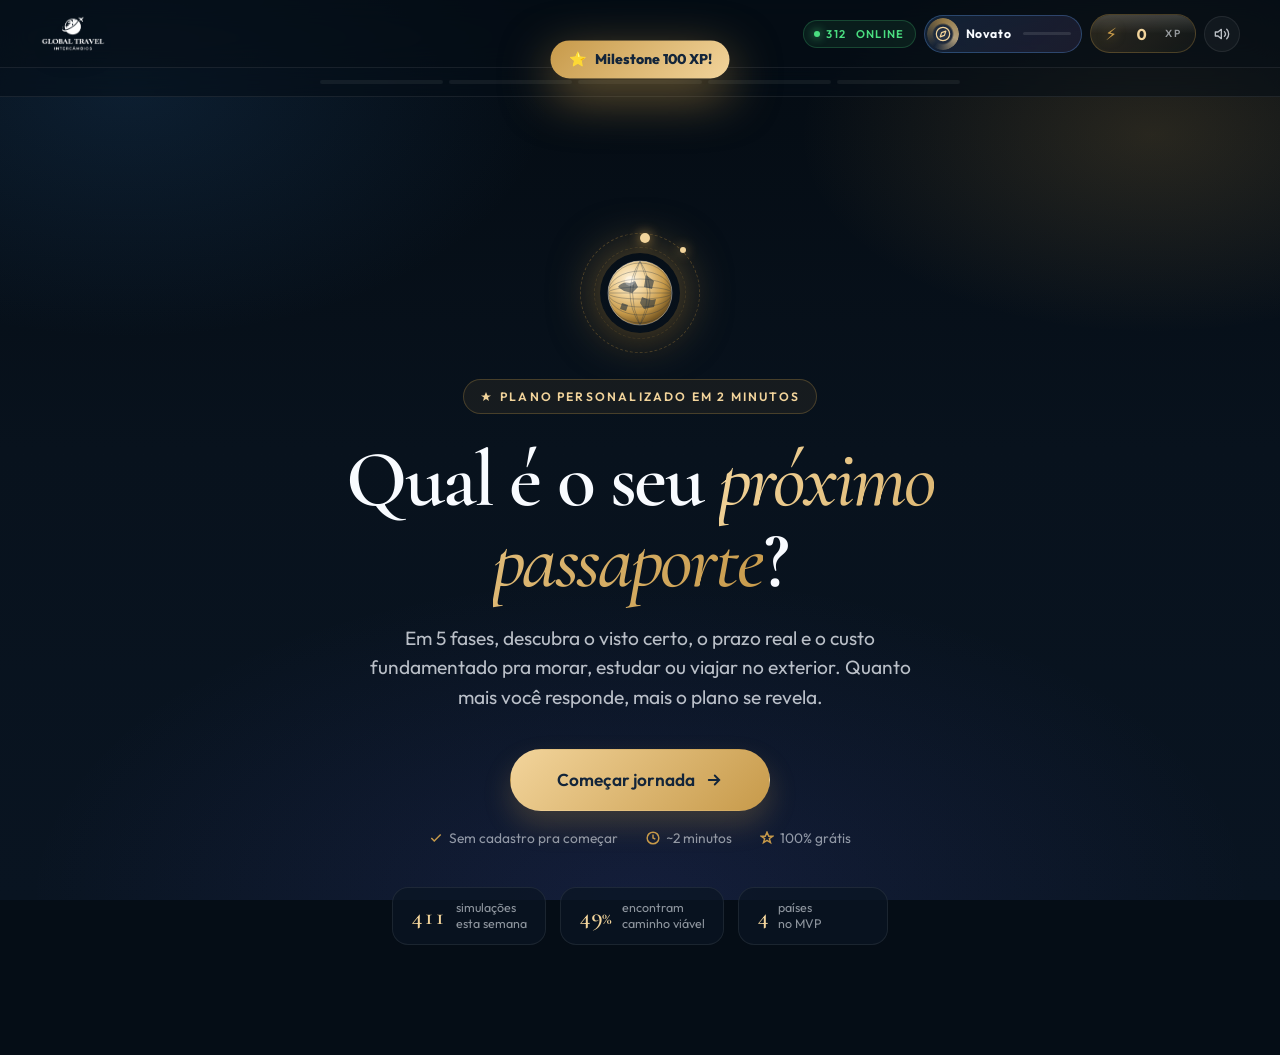
<file: simulador.html>
<!DOCTYPE html>
<html lang="pt-BR">
<head>
<meta charset="UTF-8" />
<meta name="viewport" content="width=device-width, initial-scale=1.0" />
<title>Seu Plano · Global Travel Intercâmbios</title>
<meta name="description" content="Simulador interativo da Global Travel: descubra em 2 minutos o visto ideal, prazos e custos para morar, estudar ou viajar no exterior. Plano personalizado e gamificado." />
<meta property="og:title" content="Simulador · Descubra seu caminho para o exterior | Global Travel" />
<meta property="og:description" content="Em 5 fases, descubra o visto certo, o prazo real e o custo fundamentado para morar, estudar ou viajar no exterior. 2 minutos, 100% grátis." />
<meta property="og:type" content="website" />
<meta property="og:url" content="https://globaltravelintercambios.com/simulador.html" />
<meta property="og:image" content="https://globaltravelintercambios.com/globaltravel_logo_full.png" />
<meta name="twitter:card" content="summary_large_image" />
<link rel="canonical" href="https://globaltravelintercambios.com/simulador.html" />
<link rel="icon" type="image/png" href="favicon_original_mark_v16.png" />
<link rel="preconnect" href="https://fonts.googleapis.com">
<link rel="preconnect" href="https://fonts.gstatic.com" crossorigin>
<link href="https://fonts.googleapis.com/css2?family=Cormorant+Garamond:wght@500;600;700&family=Outfit:wght@300;400;500;600;700;800;900&display=swap" rel="stylesheet">
<style>
/* =============================================================
   TOKENS
   ============================================================= */
:root{
  --bg:#050d16;
  --bg-soft:#0a1624;
  --panel:rgba(11,22,35,.72);
  --panel-2:rgba(7,14,24,.92);
  --line:rgba(255,255,255,.08);
  --line-strong:rgba(199,154,74,.28);
  --text:#F8FBFF;
  --muted:rgba(240,245,251,.76);
  --muted-2:rgba(240,245,251,.58);
  --gold:#C79A4A;
  --gold-soft:#F2D49B;
  --blue:#13304E;
  --success:#4ADE80;
  --warning:#FBBF24;
  --danger:#F87171;
  --common:#94A3B8;
  --rare:#60A5FA;
  --epic:#C084FC;
  --legendary:#F2D49B;
  --shadow:0 20px 50px rgba(0,0,0,.28);
  --shadow-gold:0 14px 50px rgba(199,154,74,.25);
  --radius:24px;
  --radius-lg:28px;
  --radius-sm:18px;
  --ease:cubic-bezier(.22,1,.36,1);
  --bouncy:cubic-bezier(.34,1.56,.64,1);
}
*,*::before,*::after{box-sizing:border-box}
html{scroll-behavior:smooth;-webkit-text-size-adjust:100%}
body{
  margin:0;overflow-x:hidden;min-height:100vh;
  font-family:'Outfit',system-ui,-apple-system,sans-serif;
  color:var(--text);background:var(--bg);
  -webkit-font-smoothing:antialiased;
}
a{color:inherit;text-decoration:none}
button{cursor:pointer;border:0;background:none;color:inherit;font:inherit}
::selection{background:rgba(199,154,74,.28);color:#fff}

/* =============================================================
   BACKGROUND
   ============================================================= */
.mesh-bg{
  position:fixed;inset:0;z-index:0;pointer-events:none;
  background:
    radial-gradient(ellipse 60% 50% at 10% 10%, rgba(40,95,150,.22), transparent 55%),
    radial-gradient(ellipse 50% 40% at 90% 15%, rgba(199,154,74,.18), transparent 55%),
    radial-gradient(ellipse 80% 60% at 50% 100%, rgba(99,102,241,.12), transparent 60%),
    linear-gradient(180deg,#040b12 0%,#08121d 50%,#091421 100%);
  animation:meshDrift 22s ease-in-out infinite alternate;
}
@keyframes meshDrift{0%{filter:hue-rotate(0deg) saturate(1)}100%{filter:hue-rotate(8deg) saturate(1.1)}}

.particles{position:fixed;inset:0;z-index:1;pointer-events:none;overflow:hidden}
.particle{
  position:absolute;width:3px;height:3px;border-radius:50%;
  background:var(--gold-soft);opacity:0;
  animation:particleFloat linear infinite;
  box-shadow:0 0 6px var(--gold),0 0 12px rgba(199,154,74,.4);
}
@keyframes particleFloat{
  0%{opacity:0;transform:translateY(10vh) translateX(0) scale(.5)}
  10%{opacity:.6}
  90%{opacity:.6}
  100%{opacity:0;transform:translateY(-110vh) translateX(var(--drift,20px)) scale(1)}
}

.shell{position:relative;z-index:2;min-height:100vh;display:flex;flex-direction:column}

/* =============================================================
   TYPOGRAPHY
   ============================================================= */
h1,h2,h3,.serif{font-family:'Cormorant Garamond',Georgia,serif;line-height:1.03;letter-spacing:-.025em;margin:0;font-weight:600}
h1{font-size:clamp(2.2rem, 6vw, 4.2rem)}
h2{font-size:clamp(1.7rem, 4.2vw, 2.8rem)}
h3{font-size:clamp(1.2rem, 2.4vw, 1.65rem)}
p{margin:0;line-height:1.6}

/* =============================================================
   TOPBAR · XP · RANK · QUEST
   ============================================================= */
.topbar{
  display:flex;align-items:center;justify-content:space-between;gap:16px;
  padding:14px clamp(16px, 4vw, 40px);
  border-bottom:1px solid var(--line);
  backdrop-filter:blur(14px);
  background:rgba(5,13,22,.7);
  position:sticky;top:0;z-index:20;
}
.brand{display:flex;align-items:center;flex-shrink:0;transition:transform .3s var(--ease)}
.brand:hover{transform:translateY(-1px)}
.brand-logo{height:38px;width:auto;display:block;object-fit:contain;background:transparent;mix-blend-mode:screen;filter:drop-shadow(0 4px 14px rgba(0,0,0,.35))}
@media(max-width:520px){.brand-logo{height:30px}}

.xp-cluster{display:flex;align-items:center;gap:8px;flex-wrap:nowrap}

.live-dot{
  display:flex;align-items:center;gap:6px;
  padding:6px 10px;border-radius:999px;
  background:rgba(74,222,128,.08);border:1px solid rgba(74,222,128,.22);
  color:var(--success);font-size:.7rem;font-weight:600;
  text-transform:uppercase;letter-spacing:.12em;
}
.live-dot::before{
  content:"";width:6px;height:6px;border-radius:50%;background:var(--success);
  box-shadow:0 0 10px var(--success);animation:livePulse 1.8s ease-in-out infinite;
}
@keyframes livePulse{0%,100%{opacity:.4;transform:scale(.9)}50%{opacity:1;transform:scale(1.15)}}
@media(max-width:900px){.live-dot{display:none}}

.rank-badge{
  display:flex;align-items:center;gap:10px;
  padding:5px 10px 5px 5px;border-radius:999px;
  background:linear-gradient(135deg,rgba(96,165,250,.14),rgba(192,132,252,.1));
  border:1px solid rgba(96,165,250,.3);
  font-size:.76rem;font-weight:700;white-space:nowrap;
  letter-spacing:.05em;transition:all .4s var(--bouncy);
  position:relative;
}
.rank-badge.promoted{animation:rankPromo .9s var(--bouncy);box-shadow:0 0 32px rgba(199,154,74,.6)}
@keyframes rankPromo{
  0%{transform:scale(1)}
  40%{transform:scale(1.3) rotate(-3deg)}
  70%{transform:scale(.95) rotate(2deg)}
  100%{transform:scale(1) rotate(0)}
}
.rank-icon-wrap{
  position:relative;width:26px;height:26px;display:grid;place-items:center;
}
.rank-icon-wrap::before{
  content:"";position:absolute;inset:-3px;border-radius:50%;
  background:conic-gradient(from 0deg, var(--gold), var(--gold-soft), transparent 60%, var(--gold));
  animation:rankRing 6s linear infinite;
  mask:radial-gradient(circle,transparent 9px,#000 11px);
  -webkit-mask:radial-gradient(circle,transparent 9px,#000 11px);
  opacity:.7;
}
@keyframes rankRing{to{transform:rotate(360deg)}}
.rank-icon{font-size:1rem;position:relative;filter:drop-shadow(0 0 6px rgba(255,255,255,.4))}
.rank-progress{
  height:3px;width:48px;background:rgba(255,255,255,.1);
  border-radius:999px;overflow:hidden;margin-left:2px;
  position:relative;
}
.rank-progress-fill{
  height:100%;width:0%;
  background:linear-gradient(90deg,var(--gold),var(--gold-soft));
  box-shadow:0 0 8px rgba(199,154,74,.5);
  transition:width .8s var(--ease);
}
@media(max-width:640px){.rank-label,.rank-progress{display:none}}

.xp-badge{
  display:flex;align-items:center;gap:8px;
  padding:8px 14px;border-radius:999px;
  background:linear-gradient(135deg,rgba(199,154,74,.18),rgba(199,154,74,.05));
  border:1px solid var(--line-strong);
  font-weight:700;transition:transform .3s var(--ease), box-shadow .3s var(--ease);
}
.xp-badge.pulse{transform:scale(1.1);box-shadow:0 0 28px rgba(199,154,74,.6)}
.xp-bolt{color:var(--gold);font-size:1.05em;filter:drop-shadow(0 0 6px rgba(199,154,74,.6))}
.xp-value{font-family:'Outfit',sans-serif;font-size:.98rem;color:var(--gold-soft);min-width:32px;text-align:center;font-variant-numeric:tabular-nums}
.xp-label{font-size:.64rem;color:var(--muted-2);text-transform:uppercase;letter-spacing:.14em;font-weight:600}
@media(max-width:460px){.xp-label{display:none}}

.sound-toggle{
  width:36px;height:36px;border-radius:50%;
  background:rgba(255,255,255,.04);border:1px solid var(--line);
  display:grid;place-items:center;color:var(--muted);
  transition:all .2s var(--ease);flex-shrink:0;
}
.sound-toggle:hover{border-color:var(--line-strong);color:var(--text)}
.sound-toggle.muted{opacity:.5}

/* QUEST TRACKER (right-side small widget) */
.quest-tracker{
  position:fixed;right:20px;bottom:20px;z-index:18;
  padding:14px 18px;max-width:280px;
  background:linear-gradient(135deg,rgba(11,22,35,.95),rgba(7,14,24,.95));
  border:1px solid var(--line-strong);border-radius:18px;
  backdrop-filter:blur(14px);box-shadow:var(--shadow);
  display:flex;align-items:center;gap:12px;
  transform:translateX(340px);transition:transform .5s var(--bouncy);
}
.quest-tracker.show{transform:translateX(0)}
@media(max-width:640px){.quest-tracker{right:10px;left:10px;max-width:none;bottom:12px}}
.quest-tracker.show.hide-mobile{transform:translateX(340px)}
.quest-icon{
  width:36px;height:36px;border-radius:10px;flex-shrink:0;
  background:rgba(199,154,74,.14);border:1px solid var(--line-strong);
  display:grid;place-items:center;font-size:1.1rem;
  animation:questPulse 2.2s ease-in-out infinite;
}
@keyframes questPulse{0%,100%{transform:scale(1)}50%{transform:scale(1.08)}}
.quest-body{flex:1;min-width:0}
.quest-label{color:var(--gold);font-size:.66rem;font-weight:700;text-transform:uppercase;letter-spacing:.16em;margin-bottom:2px}
.quest-text{font-size:.86rem;color:var(--text);line-height:1.35;font-weight:500}
.quest-close{
  width:22px;height:22px;border-radius:50%;background:rgba(255,255,255,.06);
  color:var(--muted-2);display:grid;place-items:center;font-size:.8rem;flex-shrink:0;
  transition:background .2s;
}
.quest-close:hover{background:rgba(255,255,255,.12);color:var(--text)}

/* STREAK */
.streak-bar{
  position:fixed;top:64px;left:50%;transform:translate(-50%,-100%);
  padding:8px 18px;border-radius:999px;
  background:linear-gradient(135deg,rgba(251,191,36,.95),rgba(249,115,22,.95));
  color:#422006;font-weight:800;font-size:.9rem;
  box-shadow:0 12px 40px rgba(251,191,36,.45);
  z-index:19;opacity:0;transition:all .4s var(--bouncy);
  display:flex;align-items:center;gap:8px;white-space:nowrap;
}
.streak-bar.show{opacity:1;transform:translate(-50%,0)}
.streak-fire{font-size:1.2em;animation:fireShake .4s ease-in-out infinite alternate}
@keyframes fireShake{0%{transform:scale(1) rotate(-3deg)}100%{transform:scale(1.1) rotate(3deg)}}

/* =============================================================
   PHASE DOTS
   ============================================================= */
.progress-wrap{
  padding:12px clamp(16px, 4vw, 40px);
  border-bottom:1px solid var(--line);
  background:rgba(5,13,22,.55);
  backdrop-filter:blur(10px);
}
.phase-track{display:flex;align-items:center;gap:6px;max-width:640px;margin:0 auto}
.phase-dot{
  flex:1;height:4px;border-radius:999px;
  background:rgba(255,255,255,.06);position:relative;overflow:hidden;
  transition:background .3s var(--ease);
}
.phase-dot.active{background:rgba(199,154,74,.2)}
.phase-dot.active::after{
  content:"";position:absolute;inset:0;
  background:linear-gradient(90deg,var(--gold),var(--gold-soft));
  box-shadow:0 0 12px rgba(199,154,74,.5);
  animation:phaseFill 1.5s var(--ease) forwards;
}
.phase-dot.done{background:var(--gold)}
@keyframes phaseFill{from{transform:scaleX(0);transform-origin:left}to{transform:scaleX(1);transform-origin:left}}

/* =============================================================
   MAIN
   ============================================================= */
main{
  flex:1;display:flex;align-items:flex-start;justify-content:center;
  padding:clamp(32px,6vw,72px) clamp(16px,4vw,40px) 80px;
}
.screen{width:100%;max-width:780px;display:none;animation:screenIn .55s var(--ease)}
.screen.active{display:block}
@keyframes screenIn{from{opacity:0;transform:translateY(18px) scale(.99)}to{opacity:1;transform:translateY(0) scale(1)}}

.phase-head{display:flex;align-items:baseline;gap:12px;margin-bottom:20px}
.phase-num{
  font-family:'Cormorant Garamond',serif;font-size:2.4rem;font-weight:600;line-height:1;
  background:linear-gradient(135deg,var(--gold),var(--gold-soft));
  -webkit-background-clip:text;background-clip:text;color:transparent;
  letter-spacing:-.04em;
}
.phase-title{text-transform:uppercase;letter-spacing:.26em;font-size:.78rem;color:var(--muted-2);font-weight:600}
.phase-of{color:var(--muted-2);font-size:.78rem;letter-spacing:.12em;margin-left:auto;text-transform:uppercase;font-weight:500}

.question{
  font-family:'Cormorant Garamond',serif;font-size:clamp(1.8rem,5vw,3rem);
  font-weight:600;line-height:1.06;letter-spacing:-.02em;margin-bottom:14px;
}
.helper{color:var(--muted);font-size:1.02rem;margin-bottom:36px;line-height:1.6;max-width:600px}

/* =============================================================
   BUTTONS
   ============================================================= */
.btn{
  display:inline-flex;align-items:center;justify-content:center;gap:10px;
  min-height:54px;padding:0 28px;border-radius:999px;
  font-weight:600;font-size:1rem;border:1px solid transparent;cursor:pointer;
  transition:transform .3s var(--ease), box-shadow .3s var(--ease), background .3s var(--ease), opacity .2s var(--ease);
  white-space:nowrap;position:relative;overflow:hidden;
}
.btn:hover:not(:disabled){transform:translateY(-2px)}
.btn:disabled{opacity:.4;cursor:not-allowed;transform:none}
.btn-primary{
  background:linear-gradient(135deg,var(--gold-soft),var(--gold));
  color:#13253A;box-shadow:0 14px 28px rgba(199,154,74,.24);
}
.btn-primary:hover:not(:disabled){box-shadow:0 18px 40px rgba(199,154,74,.4)}
.btn-primary::after{
  content:"";position:absolute;inset:0;
  background:linear-gradient(120deg,transparent 30%,rgba(255,255,255,.4),transparent 70%);
  transform:translateX(-100%);transition:transform .7s var(--ease);
}
.btn-primary:hover::after{transform:translateX(100%)}
.btn-ghost{background:transparent;color:var(--muted);border:1px solid var(--line)}
.btn-ghost:hover{border-color:var(--line-strong);color:var(--text)}
.btn-whatsapp{background:#25D366;color:#063D1F;font-weight:700}
.btn-whatsapp:hover{background:#20B958;box-shadow:0 14px 36px rgba(37,211,102,.35)}
.btn-xl{min-height:62px;padding:0 36px;font-size:1.08rem}

.nav-row{display:flex;justify-content:space-between;align-items:center;margin-top:44px;gap:12px;flex-wrap:wrap}

/* =============================================================
   OPTION CARDS
   ============================================================= */
.options{display:grid;gap:14px}
.options.cols-2{grid-template-columns:1fr 1fr}
@media(max-width:640px){.options.cols-2{grid-template-columns:1fr}}
.opt{
  display:flex;align-items:center;gap:18px;
  padding:20px 22px;
  background:var(--panel);border:1px solid var(--line);
  border-radius:var(--radius);cursor:pointer;
  transition:all .35s var(--ease);text-align:left;width:100%;
  backdrop-filter:blur(8px);position:relative;overflow:hidden;
}
.opt::before{
  content:"";position:absolute;inset:0;pointer-events:none;
  background:linear-gradient(135deg,rgba(199,154,74,.1),transparent 55%);
  opacity:0;transition:opacity .3s var(--ease);
}
.opt::after{
  content:"";position:absolute;top:0;left:-80%;width:60%;height:100%;
  background:linear-gradient(90deg,transparent,rgba(255,255,255,.08),transparent);
  transition:left .6s var(--ease);pointer-events:none;
}
.opt:hover{border-color:var(--line-strong);transform:translateY(-3px);box-shadow:var(--shadow)}
.opt:hover::before{opacity:1}
.opt:hover::after{left:140%}
.opt.selected{
  border-color:var(--gold);background:rgba(199,154,74,.1);
  box-shadow:0 0 0 3px rgba(199,154,74,.1),var(--shadow-gold);
  animation:selectPulse .55s var(--bouncy);
}
@keyframes selectPulse{0%{transform:scale(1)}50%{transform:scale(1.025)}100%{transform:scale(1)}}
.opt.selected::before{opacity:1}
.opt.selected .opt-check{opacity:1;transform:scale(1) rotate(0)}
.opt-icon{
  font-size:1.85rem;flex-shrink:0;
  width:54px;height:54px;display:grid;place-items:center;
  background:rgba(255,255,255,.04);border-radius:14px;
  border:1px solid var(--line);transition:transform .4s var(--bouncy);
}
.opt:hover .opt-icon{transform:rotate(-5deg) scale(1.1)}
.opt.selected .opt-icon{transform:rotate(0) scale(1.15);background:rgba(199,154,74,.12);border-color:var(--gold)}
.opt-body{flex:1;min-width:0}
.opt-title{font-weight:600;font-size:1.08rem;margin-bottom:4px;letter-spacing:-.01em}
.opt-desc{color:var(--muted-2);font-size:.9rem;line-height:1.5}
.opt-check{
  width:26px;height:26px;border-radius:50%;background:var(--gold);color:#13253A;
  display:grid;place-items:center;flex-shrink:0;font-weight:800;
  opacity:0;transform:scale(.3) rotate(-20deg);
  transition:all .4s var(--bouncy);box-shadow:0 0 18px rgba(199,154,74,.6);
}
.opt-xp-badge{
  position:absolute;top:10px;right:10px;
  font-size:.62rem;color:var(--gold);font-weight:800;
  padding:3px 7px;border-radius:999px;background:rgba(199,154,74,.1);
  letter-spacing:.1em;border:1px solid rgba(199,154,74,.2);
}

/* =============================================================
   INTRO
   ============================================================= */
.intro-hero{text-align:center;padding:clamp(28px,7vw,64px) 0 30px;position:relative}

.hero-orbit{
  position:relative;width:120px;height:120px;margin:0 auto 26px;
  display:grid;place-items:center;
}
.hero-orbit::before,.hero-orbit::after{
  content:"";position:absolute;border-radius:50%;border:1px dashed rgba(199,154,74,.3);
  animation:heroOrbit 24s linear infinite;
}
.hero-orbit::before{inset:0}
.hero-orbit::after{inset:14px;border-color:rgba(199,154,74,.18);animation-duration:16s;animation-direction:reverse}
@keyframes heroOrbit{to{transform:rotate(360deg)}}
.hero-orb{
  width:80px;height:80px;border-radius:50%;position:relative;z-index:2;
  box-shadow:0 0 50px rgba(199,154,74,.6),0 12px 32px rgba(0,0,0,.4);
  display:grid;place-items:center;
  animation:heroBob 4s ease-in-out infinite;
  overflow:hidden;
}
.hero-orb svg{width:100%;height:100%;display:block}
.hero-orb .globe-grid{animation:globeSpin 14s linear infinite;transform-origin:40px 40px}
@keyframes globeSpin{
  0%{transform:translateX(0)}
  50%{transform:translateX(-4px)}
  100%{transform:translateX(0)}
}
.hero-orb .globe-land{animation:globeLand 14s linear infinite;transform-origin:40px 40px}
@keyframes globeLand{
  0%{transform:translateX(6px)}
  50%{transform:translateX(-6px)}
  100%{transform:translateX(6px)}
}
@keyframes heroBob{0%,100%{transform:translateY(0)}50%{transform:translateY(-6px)}}
.hero-dot{
  position:absolute;width:10px;height:10px;border-radius:50%;
  background:var(--gold-soft);box-shadow:0 0 12px var(--gold);z-index:3;
}
.hero-dot.d1{top:0;left:50%;animation:heroDot1 24s linear infinite}
.hero-dot.d2{top:14px;right:14px;width:6px;height:6px;animation:heroDot2 16s linear infinite reverse}
@keyframes heroDot1{
  0%{transform:translate(-50%,-50%) rotate(0) translateX(60px) rotate(0)}
  100%{transform:translate(-50%,-50%) rotate(360deg) translateX(60px) rotate(-360deg)}
}
@keyframes heroDot2{
  0%{transform:translate(0,0) rotate(0) translateX(46px) rotate(0)}
  100%{transform:translate(0,0) rotate(360deg) translateX(46px) rotate(-360deg)}
}

.intro-kicker{
  display:inline-flex;align-items:center;gap:8px;
  padding:9px 16px;border-radius:999px;
  background:rgba(199,154,74,.08);border:1px solid var(--line-strong);
  font-size:.76rem;color:var(--gold-soft);font-weight:600;
  text-transform:uppercase;letter-spacing:.18em;margin-bottom:26px;
}
.intro-title{
  font-family:'Cormorant Garamond',serif;
  font-size:clamp(2.4rem,7.5vw,5rem);
  font-weight:600;line-height:1.01;letter-spacing:-.03em;margin-bottom:22px;
}
.intro-title .accent{
  background:linear-gradient(120deg,var(--gold-soft),var(--gold));
  -webkit-background-clip:text;background-clip:text;color:transparent;
  font-style:italic;font-weight:500;
}
.intro-sub{color:var(--muted);font-size:clamp(1rem,1.7vw,1.2rem);max-width:560px;margin:0 auto 36px;line-height:1.55}
.intro-cta{display:flex;flex-direction:column;align-items:center;gap:18px}
.intro-meta{display:flex;gap:28px;color:var(--muted-2);font-size:.86rem;flex-wrap:wrap;justify-content:center}
.intro-meta-item{display:flex;align-items:center;gap:6px}
.intro-meta-item svg{width:14px;height:14px;color:var(--gold)}

.live-stats{
  display:flex;gap:14px;max-width:520px;margin:40px auto 0;
  justify-content:center;flex-wrap:wrap;
}
.live-stat{
  display:flex;align-items:center;gap:10px;
  padding:12px 18px;border-radius:16px;
  background:var(--panel);border:1px solid var(--line);
  backdrop-filter:blur(10px);min-width:150px;
  transition:transform .3s var(--ease),border-color .3s var(--ease);
}
.live-stat:hover{transform:translateY(-3px);border-color:var(--line-strong)}
.live-stat-num{
  font-family:'Cormorant Garamond',serif;font-weight:600;font-size:1.5rem;
  color:var(--gold-soft);letter-spacing:-.02em;font-variant-numeric:tabular-nums;
}
.live-stat-label{color:var(--muted-2);font-size:.78rem;line-height:1.3;text-align:left}

/* =============================================================
   FORM
   ============================================================= */
.field{display:flex;flex-direction:column;gap:8px;margin-bottom:18px}
.field label{font-size:.88rem;font-weight:500;color:var(--muted)}
.input{
  appearance:none;background:var(--panel-2);border:1px solid var(--line);
  border-radius:14px;padding:14px 16px;font-family:inherit;font-size:1rem;color:var(--text);
  transition:border-color .2s var(--ease), background .2s var(--ease), box-shadow .2s var(--ease);
}
.input:focus{outline:0;border-color:var(--gold);background:rgba(11,22,35,.92);box-shadow:0 0 0 4px rgba(199,154,74,.1)}
.chk{display:flex;align-items:flex-start;gap:10px;margin:16px 0;cursor:pointer}
.chk input{margin-top:3px;accent-color:var(--gold)}
.chk span{font-size:.88rem;color:var(--muted);line-height:1.5}
.chk a{color:var(--gold);text-decoration:underline}

.gate-wrapper{
  background:var(--panel);border:1px solid var(--line);
  border-radius:var(--radius-lg);padding:clamp(24px,4vw,40px);
  backdrop-filter:blur(12px);box-shadow:var(--shadow);
  position:relative;overflow:hidden;
}
.gate-wrapper::before{
  content:"";position:absolute;top:-50%;right:-20%;width:400px;height:400px;
  background:radial-gradient(circle,rgba(199,154,74,.15),transparent 60%);
  pointer-events:none;filter:blur(40px);
}
.gate-badge{
  display:inline-flex;align-items:center;gap:8px;
  padding:7px 14px;border-radius:999px;
  background:rgba(74,222,128,.08);border:1px solid rgba(74,222,128,.3);
  color:var(--success);font-size:.78rem;font-weight:700;
  text-transform:uppercase;letter-spacing:.14em;
  margin-bottom:16px;position:relative;z-index:1;
}
.gate-badge::before{
  content:"";width:6px;height:6px;border-radius:50%;background:var(--success);
  box-shadow:0 0 10px var(--success);animation:livePulse 1.5s infinite;
}

/* =============================================================
   LOADING
   ============================================================= */
.loading-core{
  display:flex;flex-direction:column;align-items:center;justify-content:center;
  padding:clamp(48px,10vw,120px) 20px;text-align:center;min-height:60vh;
}
.loading-orb{width:120px;height:120px;margin-bottom:36px;position:relative}
.loading-orb::before{
  content:"";position:absolute;inset:0;border-radius:50%;
  background:conic-gradient(from 0deg,var(--gold),var(--gold-soft),var(--gold));
  animation:orbSpin 2s linear infinite;
  mask:radial-gradient(circle,transparent 42px,#000 44px);
  -webkit-mask:radial-gradient(circle,transparent 42px,#000 44px);
}
.loading-orb::after{
  content:"";position:absolute;inset:20px;border-radius:50%;
  background:radial-gradient(circle,rgba(199,154,74,.3),transparent 65%);
  animation:orbPulse 2.5s ease-in-out infinite;
}
@keyframes orbSpin{to{transform:rotate(360deg)}}
@keyframes orbPulse{0%,100%{opacity:.5;transform:scale(.85)}50%{opacity:1;transform:scale(1.05)}}
.loading-title{
  font-family:'Cormorant Garamond',serif;font-size:clamp(1.6rem,3.6vw,2.3rem);
  font-weight:600;margin-bottom:10px;letter-spacing:-.02em;
}
.loading-messages{height:28px;position:relative;width:100%;max-width:440px;color:var(--muted);font-size:1rem}
.loading-msg{position:absolute;inset:0;text-align:center;opacity:0;transform:translateY(10px);transition:all .5s var(--ease)}
.loading-msg.show{opacity:1;transform:translateY(0)}
.loading-hint{margin-top:36px;padding:14px 20px;border-radius:16px;background:var(--panel);border:1px solid var(--line);color:var(--muted-2);font-size:.88rem}
.loading-meter{
  width:100%;max-width:320px;height:4px;margin-top:24px;
  background:rgba(255,255,255,.05);border-radius:999px;overflow:hidden;
}
.loading-meter-fill{
  height:100%;background:linear-gradient(90deg,var(--gold),var(--gold-soft));
  box-shadow:0 0 14px rgba(199,154,74,.6);
  width:0%;transition:width .6s var(--ease);
}

/* =============================================================
   RESULT · SCORE COMPASS
   ============================================================= */
.score-hero{
  text-align:center;margin-bottom:40px;padding:28px 24px 20px;position:relative;
  background:radial-gradient(ellipse at center,rgba(199,154,74,.18),transparent 70%);
  border-radius:var(--radius-lg);
}
.compass{
  position:relative;width:240px;height:240px;margin:0 auto 14px;
}
.compass svg{display:block;width:100%;height:100%;transform:rotate(-90deg)}
.compass-center{
  position:absolute;inset:0;display:flex;flex-direction:column;align-items:center;justify-content:center;
  pointer-events:none;
}
.compass-center .score-num{
  font-family:'Cormorant Garamond',serif;
  font-size:clamp(3rem,8vw,4.6rem);font-weight:600;line-height:1;
  background:linear-gradient(135deg,var(--gold-soft),var(--gold));
  -webkit-background-clip:text;background-clip:text;color:transparent;
  letter-spacing:-.04em;font-variant-numeric:tabular-nums;
  animation:scorePop 1.2s var(--bouncy) both;
  text-shadow:0 0 60px rgba(199,154,74,.2);
}
.compass-center .score-label{color:var(--muted-2);font-size:.72rem;text-transform:uppercase;letter-spacing:.2em;font-weight:600;margin-top:2px}
@keyframes scorePop{
  0%{opacity:0;transform:scale(.3) rotate(-8deg)}
  55%{opacity:1;transform:scale(1.15) rotate(2deg)}
  100%{opacity:1;transform:scale(1) rotate(0)}
}
.compass-track{
  fill:none;stroke:rgba(255,255,255,.06);stroke-width:10;
}
.compass-fill{
  fill:none;stroke:url(#gradGold);stroke-width:10;stroke-linecap:round;
  stroke-dasharray:628;stroke-dashoffset:628;
  transition:stroke-dashoffset 1.6s cubic-bezier(.2,.8,.2,1);
  filter:drop-shadow(0 0 8px rgba(199,154,74,.5));
}
.compass-ticks{stroke:rgba(255,255,255,.12);stroke-width:1}
.compass-star{
  position:absolute;color:var(--gold);
  filter:drop-shadow(0 0 8px rgba(199,154,74,.6));
  animation:compassStar 6s linear infinite;
}
@keyframes compassStar{
  0%{transform:rotate(0deg) translateX(105px) rotate(0deg)}
  100%{transform:rotate(360deg) translateX(105px) rotate(-360deg)}
}
.result-lead{color:var(--muted);font-size:1.02rem;max-width:560px;margin:10px auto 0;line-height:1.65}
.result-lead strong{color:var(--text);font-weight:600}

/* =============================================================
   PATH CARDS
   ============================================================= */
.path-card{
  background:var(--panel);border:1px solid var(--line);
  border-radius:var(--radius-lg);padding:28px;margin-bottom:16px;
  transition:all .3s var(--ease);position:relative;overflow:hidden;
  opacity:0;transform:translateY(24px) scale(.97);
  animation:cardIn .7s var(--bouncy) forwards;
}
@keyframes cardIn{to{opacity:1;transform:translateY(0) scale(1)}}
.path-card.primary{
  border-color:var(--gold);
  background:linear-gradient(135deg,rgba(199,154,74,.14),var(--panel) 55%);
  box-shadow:var(--shadow-gold);
}
.path-card.primary::before{
  content:"";position:absolute;top:-50%;right:-20%;width:300px;height:300px;
  background:radial-gradient(circle,rgba(199,154,74,.2),transparent 60%);
  filter:blur(36px);pointer-events:none;
}
.path-head{display:flex;justify-content:space-between;align-items:flex-start;gap:16px;margin-bottom:14px;flex-wrap:wrap;position:relative}
.path-title-wrap{flex:1;min-width:240px}
.path-title{font-family:'Cormorant Garamond',serif;font-size:1.55rem;font-weight:600;margin-bottom:6px}
.path-subtitle{color:var(--muted-2);font-size:.84rem;text-transform:uppercase;letter-spacing:.14em;font-weight:600}
.rarity{
  padding:4px 12px;border-radius:999px;font-size:.7rem;font-weight:800;
  text-transform:uppercase;letter-spacing:.16em;display:inline-block;
}
.rarity-common{background:rgba(148,163,184,.14);color:var(--common);border:1px solid rgba(148,163,184,.3)}
.rarity-rare{background:rgba(96,165,250,.14);color:var(--rare);border:1px solid rgba(96,165,250,.3)}
.rarity-epic{background:rgba(192,132,252,.14);color:var(--epic);border:1px solid rgba(192,132,252,.3)}
.rarity-legendary{
  background:linear-gradient(135deg,rgba(199,154,74,.2),rgba(242,212,155,.25));
  color:var(--legendary);border:1px solid var(--gold);
  box-shadow:0 0 20px rgba(199,154,74,.35);
  animation:legendaryPulse 2.4s ease-in-out infinite;
}
@keyframes legendaryPulse{0%,100%{box-shadow:0 0 18px rgba(199,154,74,.3)}50%{box-shadow:0 0 28px rgba(199,154,74,.55)}}
.match-badge{
  padding:8px 14px;border-radius:999px;font-weight:700;font-size:.86rem;white-space:nowrap;
  background:rgba(199,154,74,.12);border:1px solid var(--line-strong);color:var(--gold-soft);
}
.path-card.primary .match-badge{background:var(--gold);color:#13253A;border-color:var(--gold);box-shadow:0 0 18px rgba(199,154,74,.4)}
.path-description{color:var(--muted);font-size:.96rem;line-height:1.6;margin-bottom:18px;position:relative}
.path-stats{
  display:grid;gap:12px;grid-template-columns:repeat(3,1fr);
  padding:16px 0;border-top:1px solid var(--line);border-bottom:1px solid var(--line);margin-bottom:16px;position:relative;
}
@media(max-width:520px){.path-stats{grid-template-columns:1fr 1fr;gap:10px}}
.stat{display:flex;flex-direction:column;gap:3px}
.stat-label{color:var(--muted-2);font-size:.7rem;text-transform:uppercase;letter-spacing:.12em;font-weight:600}
.stat-value{font-weight:600;font-size:.98rem;letter-spacing:-.01em}
.path-why{
  padding:14px 16px;border-radius:14px;position:relative;
  background:rgba(74,222,128,.05);border:1px solid rgba(74,222,128,.16);
  font-size:.92rem;color:var(--muted);line-height:1.6;
}
.path-why strong{color:var(--success);font-weight:700}

.steps-block{
  margin-top:28px;padding:26px;
  background:var(--panel);border:1px solid var(--line);
  border-radius:var(--radius);position:relative;overflow:hidden;
  opacity:0;animation:cardIn .7s var(--bouncy) .6s forwards;
}
.steps-block h3{margin-bottom:18px;font-size:1.3rem}
.step-item{display:flex;gap:14px;padding:14px 0;border-bottom:1px solid var(--line)}
.step-item:last-child{border-bottom:0;padding-bottom:0}
.step-num{
  width:32px;height:32px;border-radius:50%;
  background:rgba(199,154,74,.12);border:1px solid var(--line-strong);
  display:grid;place-items:center;flex-shrink:0;
  color:var(--gold);font-weight:700;font-size:.92rem;
  font-family:'Cormorant Garamond',serif;
}
.step-text{color:var(--muted);font-size:.96rem;line-height:1.55}
.step-text strong{color:var(--text);font-weight:600}

.final-cta{
  margin-top:28px;padding:32px;
  background:linear-gradient(135deg,rgba(37,211,102,.12),rgba(37,211,102,.02));
  border:1px solid rgba(37,211,102,.22);
  border-radius:var(--radius-lg);text-align:center;position:relative;overflow:hidden;
  opacity:0;animation:cardIn .7s var(--bouncy) .8s forwards;
}
.final-cta::before{
  content:"";position:absolute;top:-30%;right:-10%;width:300px;height:300px;
  background:radial-gradient(circle,rgba(37,211,102,.12),transparent 60%);filter:blur(30px);
}
.final-cta h3{margin-bottom:10px;font-size:1.55rem}
.final-cta p{color:var(--muted);margin-bottom:22px;max-width:440px;margin-left:auto;margin-right:auto}
.cta-row{display:flex;gap:12px;justify-content:center;flex-wrap:wrap;position:relative}

.disclaimer{
  margin-top:24px;padding:16px;border-radius:14px;
  background:rgba(255,255,255,.02);border:1px solid var(--line);
  color:var(--muted-2);font-size:.78rem;line-height:1.55;
}

.question-scale{display:grid;gap:10px;grid-template-columns:repeat(auto-fit,minmax(130px,1fr))}
.scale-btn{
  padding:18px 10px;border-radius:16px;
  background:var(--panel);border:1px solid var(--line);
  text-align:center;transition:all .25s var(--ease);
  cursor:pointer;color:var(--text);position:relative;
}
.scale-btn::after{
  content:"";position:absolute;inset:0;border-radius:inherit;
  background:linear-gradient(135deg,rgba(199,154,74,.12),transparent);
  opacity:0;transition:opacity .3s;
}
.scale-btn:hover{border-color:var(--line-strong);transform:translateY(-2px)}
.scale-btn.selected{background:rgba(199,154,74,.12);border-color:var(--gold);color:var(--gold-soft);animation:selectPulse .55s var(--bouncy)}
.scale-btn.selected::after{opacity:1}
.scale-btn div{font-weight:700;font-size:1.02rem;position:relative}

/* =============================================================
   ACHIEVEMENT TOAST · XP FLOATER · BURST · STAMP · LEVEL UP
   ============================================================= */
.achievement{
  position:fixed;top:86px;right:-420px;z-index:50;max-width:360px;padding:16px 20px;
  background:linear-gradient(135deg,rgba(11,22,35,.96),rgba(7,14,24,.96));
  border:1px solid var(--gold);border-radius:16px;
  box-shadow:0 20px 50px rgba(0,0,0,.5), 0 0 40px rgba(199,154,74,.3);
  backdrop-filter:blur(20px);transition:right .55s var(--bouncy);
  display:flex;align-items:center;gap:14px;
}
.achievement.show{right:20px}
@media(max-width:520px){.achievement{right:-100%;left:10px;max-width:calc(100vw - 20px)}.achievement.show{right:auto;left:10px}}
.achievement-icon{
  font-size:1.8rem;flex-shrink:0;
  width:48px;height:48px;display:grid;place-items:center;
  background:linear-gradient(135deg,var(--gold),var(--gold-soft));
  border-radius:12px;color:#13253A;
  animation:achievementBounce .6s var(--bouncy);
  box-shadow:0 0 20px rgba(199,154,74,.5);
}
@keyframes achievementBounce{0%{transform:scale(0) rotate(-20deg)}70%{transform:scale(1.15) rotate(5deg)}100%{transform:scale(1) rotate(0)}}
.achievement-label{color:var(--gold);font-size:.7rem;font-weight:700;text-transform:uppercase;letter-spacing:.16em;margin-bottom:2px}
.achievement-title{font-weight:600;font-size:1rem;color:var(--text)}

.xp-float{
  position:fixed;pointer-events:none;z-index:40;
  color:var(--gold-soft);font-weight:800;font-size:1.3rem;
  animation:xpFloat 1.3s ease-out forwards;
  text-shadow:0 2px 12px rgba(199,154,74,.8);
}
@keyframes xpFloat{
  0%{opacity:0;transform:translateY(0) scale(.6)}
  20%{opacity:1;transform:translateY(-15px) scale(1.15)}
  100%{opacity:0;transform:translateY(-80px) scale(1)}
}

.xp-burst{
  position:fixed;pointer-events:none;z-index:39;
}
.xp-spark{
  position:absolute;width:6px;height:6px;border-radius:50%;
  background:var(--gold-soft);
  box-shadow:0 0 8px var(--gold),0 0 14px rgba(199,154,74,.6);
  animation:sparkBurst .8s ease-out forwards;
}
@keyframes sparkBurst{
  0%{opacity:1;transform:translate(0,0) scale(1)}
  100%{opacity:0;transform:translate(var(--dx),var(--dy)) scale(.3)}
}

/* PASSPORT STAMP */
.stamp-overlay{
  position:fixed;inset:0;z-index:45;pointer-events:none;
  display:flex;align-items:center;justify-content:center;
  background:radial-gradient(circle,rgba(5,13,22,.7),transparent 60%);
  opacity:0;transition:opacity .3s var(--ease);
}
.stamp-overlay.active{opacity:1}
.stamp{
  padding:40px 60px;border:6px solid currentColor;border-radius:20px;
  font-family:'Cormorant Garamond',serif;text-align:center;
  transform:scale(0) rotate(-30deg);
  animation:stampHit .8s var(--bouncy) forwards;
  color:#F2D49B;
  box-shadow:0 0 60px rgba(199,154,74,.5),inset 0 0 40px rgba(199,154,74,.2);
  position:relative;
}
.stamp::before,.stamp::after{
  content:"";position:absolute;width:100%;height:4px;background:currentColor;left:0;opacity:.3;
}
.stamp::before{top:-16px}
.stamp::after{bottom:-16px}
@keyframes stampHit{
  0%{transform:scale(3) rotate(-45deg);opacity:0}
  50%{transform:scale(1.15) rotate(-8deg);opacity:1}
  80%{transform:scale(.9) rotate(-4deg)}
  100%{transform:scale(1) rotate(-4deg);opacity:1}
}
.stamp-flag{font-size:3.5rem;line-height:1;margin-bottom:8px}
.stamp-label{font-family:'Outfit',sans-serif;text-transform:uppercase;font-size:.78rem;letter-spacing:.32em;margin-bottom:6px;opacity:.8;font-weight:700}
.stamp-name{font-size:2.4rem;font-weight:600;letter-spacing:-.02em;line-height:1}
.stamp-sub{font-size:.9rem;color:rgba(242,212,155,.7);margin-top:8px;letter-spacing:.1em;text-transform:uppercase;font-family:'Outfit',sans-serif;font-weight:600}

/* LEVEL UP */
.level-up{
  position:fixed;top:50%;left:50%;transform:translate(-50%,-50%) scale(0);z-index:55;
  padding:36px 48px;border-radius:28px;
  background:linear-gradient(135deg,rgba(11,22,35,.98),rgba(7,14,24,.98));
  border:2px solid var(--gold);
  box-shadow:0 40px 100px rgba(0,0,0,.6),0 0 80px rgba(199,154,74,.5);
  backdrop-filter:blur(20px);text-align:center;
  transition:transform .7s var(--bouncy),opacity .4s;
  opacity:0;pointer-events:none;
}
.level-up.show{transform:translate(-50%,-50%) scale(1);opacity:1}
.level-up-title{
  font-size:.76rem;letter-spacing:.32em;text-transform:uppercase;
  color:var(--gold);font-weight:700;margin-bottom:10px;
}
.level-up-rank{
  font-family:'Cormorant Garamond',serif;font-size:clamp(2rem,5vw,3.2rem);
  font-weight:600;letter-spacing:-.02em;
  background:linear-gradient(135deg,var(--gold-soft),var(--gold));
  -webkit-background-clip:text;background-clip:text;color:transparent;
  display:flex;align-items:center;gap:14px;justify-content:center;margin-bottom:10px;
}
.level-up-rank-icon{font-size:1.2em;filter:drop-shadow(0 0 20px rgba(199,154,74,.8))}
.level-up-desc{color:var(--muted);font-size:.98rem;max-width:340px;margin:0 auto}

/* MILESTONE CELEBRATE */
.milestone{
  position:fixed;top:86px;left:50%;transform:translate(-50%,-120%);z-index:51;
  padding:10px 18px;border-radius:999px;
  background:linear-gradient(135deg,var(--gold),var(--gold-soft));
  color:#13253A;font-weight:800;font-size:.88rem;
  box-shadow:0 16px 50px rgba(199,154,74,.6);
  transition:transform .5s var(--bouncy);
  display:flex;align-items:center;gap:8px;white-space:nowrap;
}
.milestone.show{transform:translate(-50%,0)}

/* CONFETTI */
.confetti-wrap{position:fixed;inset:0;pointer-events:none;z-index:30;overflow:hidden}
.confetti-piece{
  position:absolute;width:10px;height:16px;top:-30px;border-radius:2px;
  animation:confettiFall linear forwards;will-change:transform,opacity;
}
@keyframes confettiFall{
  0%{transform:translate3d(0,0,0) rotate(0deg);opacity:1}
  100%{transform:translate3d(var(--x,0),115vh,0) rotate(var(--r,720deg));opacity:0}
}

.hint{
  display:flex;gap:10px;align-items:flex-start;padding:12px 14px;border-radius:14px;
  background:rgba(199,154,74,.05);border:1px solid rgba(199,154,74,.14);
  margin-top:14px;color:var(--muted);font-size:.86rem;line-height:1.5;
}
.hint svg{flex-shrink:0;color:var(--gold);width:16px;height:16px;margin-top:2px}

/* =============================================================
   POLISH LAYER v2
   ============================================================= */

/* 3D tilt container */
.opt{transform-style:preserve-3d;transition:transform .25s var(--ease), border-color .35s var(--ease), box-shadow .35s var(--ease), background .35s var(--ease)}
.opt:hover{transform:translateY(-3px) perspective(800px) rotateX(var(--ty,0deg)) rotateY(var(--tx,0deg))}
.opt .opt-icon,.opt .opt-body,.opt .opt-check{transform:translateZ(8px)}

/* Primary CTA breathing when idle */
.btn-primary.btn-xl{animation:ctaBreath 3.2s ease-in-out infinite}
.btn-primary.btn-xl:hover{animation:none}
@keyframes ctaBreath{
  0%,100%{box-shadow:0 14px 28px rgba(199,154,74,.24)}
  50%{box-shadow:0 18px 40px rgba(199,154,74,.45),0 0 0 6px rgba(199,154,74,.08)}
}

/* Legendary shimmer */
.rarity-legendary{position:relative;overflow:hidden}
.rarity-legendary::before{
  content:"";position:absolute;top:0;left:-120%;width:80%;height:100%;
  background:linear-gradient(120deg,transparent 20%,rgba(255,255,255,.6) 50%,transparent 80%);
  animation:legendaryShimmer 3s ease-in-out infinite;
}
@keyframes legendaryShimmer{
  0%,60%{left:-120%}
  100%{left:160%}
}
.path-card.primary{position:relative}
.path-card.primary::after{
  content:"";position:absolute;top:0;left:-100%;width:50%;height:100%;
  background:linear-gradient(120deg,transparent 30%,rgba(255,255,255,.06) 50%,transparent 70%);
  pointer-events:none;
  animation:cardShimmer 5s ease-in-out 2s infinite;
}
@keyframes cardShimmer{
  0%,80%{left:-100%}
  100%{left:200%}
}

/* Staggered intro entrance */
.intro-hero > *{opacity:0;transform:translateY(18px);animation:introFadeUp .9s var(--bouncy) forwards}
.intro-hero > .hero-orbit{animation-delay:.05s}
.intro-hero > .intro-kicker{animation-delay:.25s}
.intro-hero > .intro-title{animation-delay:.4s}
.intro-hero > .intro-sub{animation-delay:.55s}
.intro-hero > .intro-cta{animation-delay:.7s}
.intro-hero > .live-stats{animation-delay:.85s}
@keyframes introFadeUp{to{opacity:1;transform:translateY(0)}}

/* Stat hover glow in result */
.path-stats .stat{padding:6px 10px;border-radius:10px;transition:background .3s var(--ease)}
.path-stats .stat:hover{background:rgba(199,154,74,.06)}

/* Input focus gold underline */
.input{position:relative}
.field{position:relative}
.field::after{
  content:"";position:absolute;left:16px;right:16px;bottom:0;height:2px;
  background:linear-gradient(90deg,var(--gold),var(--gold-soft));
  transform:scaleX(0);transform-origin:left;
  transition:transform .5s var(--ease);
  border-radius:999px;pointer-events:none;opacity:0;
}
.field:focus-within::after{transform:scaleX(1);opacity:1}

/* Phase number flowing gradient */
@keyframes phaseNumFlow{
  0%{background-position:0% 50%}
  100%{background-position:200% 50%}
}
.phase-num{
  background:linear-gradient(120deg,var(--gold) 0%,var(--gold-soft) 50%,var(--gold) 100%);
  background-size:200% 100%;
  -webkit-background-clip:text;background-clip:text;color:transparent;
  animation:phaseNumFlow 4s linear infinite;
}

/* Multi-layer depth on elevated panels */
.path-card.primary{
  box-shadow:
    0 1px 0 rgba(199,154,74,.4) inset,
    0 20px 40px rgba(199,154,74,.12),
    0 8px 20px rgba(0,0,0,.3);
}
.gate-wrapper{
  box-shadow:
    0 1px 0 rgba(255,255,255,.04) inset,
    0 24px 50px rgba(0,0,0,.3),
    0 8px 24px rgba(0,0,0,.2);
}

/* Rank progress pulse on increase */
.rank-progress-fill{position:relative;overflow:hidden}
.rank-progress-fill::after{
  content:"";position:absolute;top:0;left:-40%;width:40%;height:100%;
  background:linear-gradient(90deg,transparent,rgba(255,255,255,.7),transparent);
  animation:progressSheen 3s ease-in-out infinite;
}
@keyframes progressSheen{
  0%,60%{left:-40%}
  100%{left:110%}
}

/* Compass labels */
.compass-labels{
  position:absolute;inset:0;pointer-events:none;
  font-family:'Cormorant Garamond',serif;font-size:.78rem;color:var(--muted-2);
  letter-spacing:.2em;font-weight:600;text-transform:uppercase;
}
.compass-labels span{position:absolute;left:50%;top:50%;transform-origin:center}
.compass-labels .n{transform:translate(-50%,-125px)}
.compass-labels .s{transform:translate(-50%,110px)}
.compass-labels .l{transform:translate(112px,-50%)}
.compass-labels .o{transform:translate(-132px,-50%)}

/* Smooth screen transition with blur */
.screen{filter:blur(0)}
.screen.leaving{animation:screenOut .35s ease forwards}
@keyframes screenOut{
  to{opacity:0;transform:translateY(-12px) scale(.99);filter:blur(4px)}
}

/* Subtle touch feedback */
@media (hover:none){
  .opt:active{transform:scale(.98)}
  .btn:active{transform:scale(.97)}
}

/* Quest tracker mobile tweak: smaller and more discrete */
@media(max-width:640px){
  .quest-tracker{padding:10px 14px}
  .quest-text{font-size:.78rem}
  .quest-label{display:none}
  .quest-icon{width:30px;height:30px;font-size:1rem}
}

/* Legendary rank icon aura — stronger */
.rank-badge.promoted .rank-icon-wrap::before{animation-duration:2s;opacity:1}

/* Mesh reactive — slight warm shift when rank is high */
body[data-rank="3"] .mesh-bg,body[data-rank="4"] .mesh-bg{filter:hue-rotate(-5deg) saturate(1.25) brightness(1.05)}

/* Options glow pulse on first visit to screen */
.screen.active .options .opt{animation:optEnter .6s var(--bouncy) backwards}
.screen.active .options .opt:nth-child(1){animation-delay:.05s}
.screen.active .options .opt:nth-child(2){animation-delay:.12s}
.screen.active .options .opt:nth-child(3){animation-delay:.19s}
.screen.active .options .opt:nth-child(4){animation-delay:.26s}
.screen.active .options .opt:nth-child(5){animation-delay:.33s}
.screen.active .options .opt:nth-child(6){animation-delay:.4s}
@keyframes optEnter{
  from{opacity:0;transform:translateX(-12px)}
  to{opacity:1;transform:translateX(0)}
}

/* Extra gloss on xp badge */
.xp-badge::before{
  content:"";position:absolute;inset:0;border-radius:inherit;pointer-events:none;
  background:linear-gradient(180deg,rgba(255,255,255,.15),transparent 50%);
}
.xp-badge{position:relative;overflow:hidden}

/* Check-mark bloom */
.opt-check{box-shadow:0 0 0 0 rgba(199,154,74,.5)}
.opt.selected .opt-check{animation:checkBloom .8s ease-out}
@keyframes checkBloom{
  0%{box-shadow:0 0 0 0 rgba(199,154,74,.7)}
  100%{box-shadow:0 0 0 18px rgba(199,154,74,0)}
}

/* Smooth scroll for compass center */
.compass-center{user-select:none}

/* =============================================================
   SVG ICON SIZING (for intents, ranks, achievements, quests)
   ============================================================= */
.opt-icon{color:var(--gold-soft)}
.opt-icon svg{width:28px;height:28px;display:block;stroke-width:1.7}
.opt.selected .opt-icon{color:var(--gold)}
.rank-icon{display:grid;place-items:center}
.rank-icon svg{width:16px;height:16px;display:block;stroke:var(--gold-soft)}
.achievement-icon svg{width:24px;height:24px;display:block}
.level-up-rank-icon{display:inline-grid;place-items:center;width:1.2em;height:1.2em}
.level-up-rank-icon svg{width:100%;height:100%;display:block;stroke:currentColor}
.quest-icon{color:var(--gold)}
.quest-icon svg{width:20px;height:20px;display:block}

/* =============================================================
   PDF COVER (hidden on screen, visible on print)
   ============================================================= */
.pdf-doc{display:none}

/* =============================================================
   PRINT STYLES — PDF DELIVERABLE LAYOUT (clean, reliable A4)
   ============================================================= */
@media print{
  @page{size:A4;margin:0}
  @page :first{margin:0}
  *{animation:none !important;transition:none !important;-webkit-print-color-adjust:exact !important;print-color-adjust:exact !important;mix-blend-mode:normal !important}
  html,body{background:#ffffff !important;color:#0f1b2d !important;font-family:'Outfit',sans-serif !important;min-height:auto;margin:0 !important;padding:0 !important}
  .mesh-bg,.particles,.topbar,.progress-wrap,.nav-row,.final-cta,.disclaimer,.achievement,.streak-bar,.stamp-overlay,.level-up,.milestone,.quest-tracker,.xp-float,.xp-burst,.confetti-wrap,.sound-toggle{display:none !important}
  .shell{display:none !important}
  main{display:none !important}

  .pdf-doc{display:block !important;color:#0f1b2d}

  /* COVER — full A4 page, no cropping */
  .pdf-cover{
    page-break-after:always;box-sizing:border-box;
    width:210mm;height:297mm;
    padding:20mm 18mm;
    background:#050d16;
    color:#F8FBFF;
    display:flex;flex-direction:column;
    position:relative;overflow:hidden;
  }
  .pdf-cover-accent{
    position:absolute;top:-40mm;right:-40mm;width:120mm;height:120mm;border-radius:50%;
    background:radial-gradient(circle,rgba(199,154,74,.4),transparent 70%);
    pointer-events:none;
  }
  .pdf-brand{display:flex;align-items:center;gap:4mm;font-family:'Cormorant Garamond',serif;margin-bottom:auto;position:relative;z-index:2}
  .pdf-brand-logo{height:16mm;width:auto;filter:none}
  .pdf-cover-body{position:relative;z-index:2;margin-top:auto;margin-bottom:10mm}
  .pdf-eyebrow{text-transform:uppercase;letter-spacing:.3em;font-size:9pt;color:#C79A4A;font-weight:700;margin-bottom:6mm}
  .pdf-cover-title{font-family:'Cormorant Garamond',serif;font-size:42pt;font-weight:600;line-height:1;letter-spacing:-.02em;margin:0 0 6mm;color:#F8FBFF}
  .pdf-cover-title em{font-style:italic;color:#F2D49B;font-weight:500}
  .pdf-for{font-size:13pt;color:rgba(248,251,255,.82);margin:0;max-width:150mm}
  .pdf-for b{color:#F8FBFF;font-weight:600}
  .pdf-snapshot{display:grid;grid-template-columns:repeat(3,1fr);gap:5mm;margin-top:10mm;position:relative;z-index:2}
  .pdf-snap{background:rgba(255,255,255,.06);border:.5pt solid rgba(199,154,74,.4);padding:7mm 6mm;border-radius:4mm}
  .pdf-snap-label{font-size:7pt;text-transform:uppercase;letter-spacing:.2em;color:#C79A4A;font-weight:700;margin-bottom:2mm}
  .pdf-snap-value{font-family:'Cormorant Garamond',serif;font-size:16pt;font-weight:600;color:#F8FBFF;line-height:1.1}
  .pdf-meta{display:flex;justify-content:space-between;align-items:flex-end;margin-top:8mm;padding-top:4mm;border-top:.5pt solid rgba(199,154,74,.3);position:relative;z-index:2;font-size:8pt;color:rgba(248,251,255,.6)}
  .pdf-meta b{color:#C79A4A;font-weight:600}

  /* PAGES 2+ — standard A4 with content padding */
  .pdf-body{box-sizing:border-box;padding:18mm 18mm 12mm;background:#ffffff;width:210mm}

  .pdf-section{page-break-inside:avoid;margin-bottom:10mm}
  .pdf-section-head{display:flex;align-items:baseline;gap:5mm;margin-bottom:4mm;padding-bottom:2.5mm;border-bottom:1.5pt solid #C79A4A}
  .pdf-section-num{font-family:'Cormorant Garamond',serif;font-size:24pt;font-weight:600;color:#C79A4A;line-height:1}
  .pdf-section-title{font-family:'Cormorant Garamond',serif;font-size:18pt;font-weight:600;color:#0f1b2d;letter-spacing:-.01em;flex:1;margin:0}

  .pdf-summary{font-size:10.5pt;color:#374151;line-height:1.65;margin:0}
  .pdf-summary b{color:#0f1b2d;font-weight:600}

  .pdf-path{page-break-inside:avoid;border:.8pt solid #E5E9EF;border-radius:3mm;padding:6mm;margin-bottom:4mm;background:#ffffff}
  .pdf-path.primary{border-color:#C79A4A;background:#FEFAF2;border-width:1.2pt}
  .pdf-path-head{display:flex;justify-content:space-between;align-items:flex-start;gap:4mm;margin-bottom:3mm}
  .pdf-path-title{font-family:'Cormorant Garamond',serif;font-size:14pt;font-weight:600;color:#0f1b2d;margin:1mm 0 0;line-height:1.2}
  .pdf-path-sub{font-size:7.5pt;text-transform:uppercase;letter-spacing:.18em;color:#6B7280;font-weight:700;margin:0}
  .pdf-path-tags{display:flex;flex-direction:column;gap:1.5mm;align-items:flex-end}
  .pdf-path-match{padding:1mm 3mm;border-radius:999px;background:#C79A4A;color:#13253A;font-weight:700;font-size:8.5pt;white-space:nowrap}
  .pdf-path-rarity{padding:.7mm 2.5mm;border-radius:999px;font-size:6.5pt;text-transform:uppercase;letter-spacing:.12em;font-weight:800;display:inline-block}
  .pdf-path-rarity.common{background:#F3F4F6;color:#6B7280}
  .pdf-path-rarity.rare{background:#DBEAFE;color:#2563EB}
  .pdf-path-rarity.epic{background:#EDE9FE;color:#7C3AED}
  .pdf-path-rarity.legendary{background:#FEF3C7;color:#92400E;border:.5pt solid #C79A4A}
  .pdf-path-desc{font-size:9.5pt;color:#374151;line-height:1.55;margin:2mm 0 3mm}
  .pdf-path-stats{display:grid;grid-template-columns:repeat(3,1fr);gap:3mm;padding:3mm 0;border-top:.5pt solid #E5E9EF;border-bottom:.5pt solid #E5E9EF;margin-bottom:3mm}
  .pdf-stat-label{font-size:6.5pt;text-transform:uppercase;letter-spacing:.14em;color:#9CA3AF;font-weight:700;margin-bottom:.8mm}
  .pdf-stat-value{font-size:9.5pt;font-weight:600;color:#0f1b2d}
  .pdf-path-why{padding:2.5mm 3mm;background:#F0FDF4;border-left:2pt solid #10B981;font-size:8.5pt;color:#065F46;line-height:1.55;border-radius:0 2mm 2mm 0}
  .pdf-path-why b{color:#047857;font-weight:700}

  .pdf-steps{background:#F9FAFB;border:.5pt solid #E5E9EF;border-radius:3mm;padding:6mm;page-break-inside:avoid}
  .pdf-steps h3{font-family:'Cormorant Garamond',serif;font-size:13pt;font-weight:600;color:#0f1b2d;margin:0 0 3mm}
  .pdf-step-item{display:flex;gap:3mm;padding:2.5mm 0;border-bottom:.5pt solid #E5E9EF;font-size:9.5pt;color:#374151;line-height:1.55}
  .pdf-step-item:last-child{border-bottom:0;padding-bottom:0}
  .pdf-step-n{width:6mm;height:6mm;min-width:6mm;border-radius:50%;background:#FEF3C7;border:.8pt solid #C79A4A;display:grid;place-items:center;color:#8A6A2E;font-weight:700;font-size:8.5pt;flex-shrink:0;font-family:'Cormorant Garamond',serif}
  .pdf-step-item b{color:#0f1b2d;font-weight:600}

  .pdf-contact{
    margin-top:6mm;padding:7mm;
    background:#0f1b2d;color:#F8FBFF;
    border-radius:3mm;text-align:center;page-break-inside:avoid;
  }
  .pdf-contact h3{font-family:'Cormorant Garamond',serif;font-size:15pt;font-weight:600;margin:0 0 2mm;color:#F8FBFF}
  .pdf-contact p{font-size:9.5pt;color:rgba(248,251,255,.82);margin:0 auto 4mm;max-width:130mm;line-height:1.5}
  .pdf-contact-tag{display:inline-block;padding:2mm 6mm;background:#25D366;color:#063D1F;border-radius:999px;font-weight:700;font-size:9.5pt}
  .pdf-contact-url{font-size:8.5pt;color:#C79A4A;margin-top:3mm}

  .pdf-disc{font-size:7.5pt;color:#6B7280;margin-top:5mm;line-height:1.55;padding:3mm;background:#F9FAFB;border-radius:2mm;border-left:2pt solid #FBBF24}
  .pdf-disc b{color:#78350F;font-weight:700}
  .pdf-footer{margin-top:5mm;padding-top:2mm;border-top:.5pt solid #E5E9EF;font-size:7pt;color:#9CA3AF;display:flex;justify-content:space-between}
  .pdf-footer b{color:#C79A4A;font-weight:600}
}
</style>
</head>
<body>
<div class="mesh-bg"></div>
<div class="particles" id="particles"></div>

<div class="achievement" id="achievement">
  <div class="achievement-icon" id="ach-icon"></div>
  <div>
    <div class="achievement-label">Conquista desbloqueada</div>
    <div class="achievement-title" id="ach-title">—</div>
  </div>
</div>

<div class="streak-bar" id="streak-bar">
  <span class="streak-fire">🔥</span>
  <span id="streak-text">Streak x2!</span>
</div>

<div class="milestone" id="milestone">
  <span>⭐</span>
  <span id="milestone-text">Milestone 100 XP!</span>
</div>

<div class="stamp-overlay" id="stamp-overlay">
  <div class="stamp" id="stamp">
    <div class="stamp-flag" id="stamp-flag">🇵🇹</div>
    <div class="stamp-label">Destino confirmado</div>
    <div class="stamp-name" id="stamp-name">Portugal</div>
    <div class="stamp-sub" id="stamp-sub">APROVADO · FASE 02</div>
  </div>
</div>

<div class="level-up" id="level-up">
  <div class="level-up-title">Você subiu de nível</div>
  <div class="level-up-rank">
    <span class="level-up-rank-icon" id="level-up-icon"></span>
    <span id="level-up-name">Explorador</span>
  </div>
  <div class="level-up-desc" id="level-up-desc">Continue respondendo — novos desbloqueios vêm aí.</div>
</div>

<div class="quest-tracker" id="quest-tracker">
  <div class="quest-icon" id="quest-icon"></div>
  <div class="quest-body">
    <div class="quest-label">Missão atual</div>
    <div class="quest-text" id="quest-text">Escolha seu objetivo</div>
  </div>
  <button class="quest-close" onclick="hideQuest()" aria-label="Fechar">×</button>
</div>

<div class="shell">
  <header class="topbar">
    <a class="brand" href="index.html" aria-label="Global Travel — voltar ao site">
      <img class="brand-logo" src="globaltravel_logo_original_white_v16.png" alt="Global Travel Intercâmbios">
    </a>
    <div class="xp-cluster">
      <div class="live-dot"><span id="live-count">312</span>&nbsp;online</div>
      <div class="rank-badge" id="rank-badge">
        <div class="rank-icon-wrap"><span class="rank-icon" id="rank-icon"></span></div>
        <span class="rank-label" id="rank-label">Novato</span>
        <div class="rank-progress"><div class="rank-progress-fill" id="rank-progress-fill"></div></div>
      </div>
      <div class="xp-badge" id="xp-badge">
        <span class="xp-bolt">⚡</span>
        <span class="xp-value" id="xp-value">0</span>
        <span class="xp-label">XP</span>
      </div>
      <button class="sound-toggle" id="sound-toggle" aria-label="Som" title="Ativar/desativar som">
        <svg width="16" height="16" viewBox="0 0 24 24" fill="none" stroke="currentColor" stroke-width="2" stroke-linecap="round" stroke-linejoin="round">
          <polygon points="11 5 6 9 2 9 2 15 6 15 11 19 11 5"/>
          <path d="M15.54 8.46a5 5 0 0 1 0 7.07M19.07 4.93a10 10 0 0 1 0 14.14"/>
        </svg>
      </button>
    </div>
  </header>

  <div class="progress-wrap">
    <div class="phase-track" id="phase-track">
      <div class="phase-dot" data-phase="1"></div>
      <div class="phase-dot" data-phase="2"></div>
      <div class="phase-dot" data-phase="3"></div>
      <div class="phase-dot" data-phase="4"></div>
      <div class="phase-dot" data-phase="5"></div>
    </div>
  </div>

  <main>

    <section class="screen active" data-screen="intro">
      <div class="intro-hero">
        <div class="hero-orbit">
          <div class="hero-dot d1"></div>
          <div class="hero-dot d2"></div>
          <div class="hero-orb">
            <svg viewBox="0 0 80 80" xmlns="http://www.w3.org/2000/svg" aria-hidden="true">
              <defs>
                <radialGradient id="globeGrad" cx="35%" cy="30%" r="70%">
                  <stop offset="0%" stop-color="#FFF5E1" stop-opacity="1"/>
                  <stop offset="35%" stop-color="#F2D49B"/>
                  <stop offset="75%" stop-color="#C79A4A"/>
                  <stop offset="100%" stop-color="#7A5A24"/>
                </radialGradient>
                <clipPath id="globeClip"><circle cx="40" cy="40" r="32"/></clipPath>
              </defs>
              <circle cx="40" cy="40" r="32" fill="url(#globeGrad)"/>
              <g clip-path="url(#globeClip)" stroke="rgba(19,37,58,.35)" stroke-width=".8" fill="none" class="globe-grid">
                <ellipse cx="40" cy="40" rx="32" ry="6"/>
                <ellipse cx="40" cy="40" rx="32" ry="14"/>
                <ellipse cx="40" cy="40" rx="32" ry="22"/>
                <ellipse cx="40" cy="40" rx="32" ry="30"/>
                <line x1="8" y1="40" x2="72" y2="40"/>
                <path d="M40 8 Q20 40 40 72 Q60 40 40 8Z"/>
                <path d="M40 8 Q55 40 40 72 Q25 40 40 8Z"/>
              </g>
              <g clip-path="url(#globeClip)" fill="rgba(19,37,58,.55)" class="globe-land">
                <path d="M18 34 Q22 28 30 30 L35 28 L38 34 L32 40 L24 38 Z"/>
                <path d="M46 22 L54 28 L52 36 L44 34 Z"/>
                <path d="M42 44 Q50 48 56 46 L54 54 L44 56 L40 50 Z"/>
                <path d="M22 50 L28 52 L26 58 L20 56 Z"/>
              </g>
              <circle cx="40" cy="40" r="32" fill="none" stroke="rgba(255,255,255,.35)" stroke-width="1"/>
              <circle cx="30" cy="28" r="5" fill="rgba(255,255,255,.28)"/>
            </svg>
          </div>
        </div>
        <div class="intro-kicker">
          <svg width="12" height="12" viewBox="0 0 24 24" fill="currentColor"><path d="M12 2L15 9H22L16 13L18 20L12 16L6 20L8 13L2 9H9L12 2Z"/></svg>
          Plano personalizado em 2 minutos
        </div>
        <h1 class="intro-title">Qual é o seu <span class="accent">próximo passaporte</span>?</h1>
        <p class="intro-sub">Em 5 fases, descubra o visto certo, o prazo real e o custo fundamentado pra morar, estudar ou viajar no exterior. Quanto mais você responde, mais o plano se revela.</p>
        <div class="intro-cta">
          <button class="btn btn-primary btn-xl" onclick="nav('intent')" style="min-width:260px">
            Começar jornada
            <svg width="18" height="18" viewBox="0 0 24 24" fill="none" stroke="currentColor" stroke-width="2.5" stroke-linecap="round"><path d="M5 12h14M13 6l6 6-6 6"/></svg>
          </button>
          <div class="intro-meta">
            <div class="intro-meta-item"><svg viewBox="0 0 24 24" fill="none" stroke="currentColor" stroke-width="2.5"><path d="M20 6L9 17l-5-5"/></svg>Sem cadastro pra começar</div>
            <div class="intro-meta-item"><svg viewBox="0 0 24 24" fill="none" stroke="currentColor" stroke-width="2.5"><circle cx="12" cy="12" r="10"/><path d="M12 6v6l4 2"/></svg>~2 minutos</div>
            <div class="intro-meta-item"><svg viewBox="0 0 24 24" fill="none" stroke="currentColor" stroke-width="2.5"><path d="M12 2l3 7h7l-6 4 2 7-6-4-6 4 2-7-6-4h7z"/></svg>100% grátis</div>
          </div>
        </div>
        <div class="live-stats">
          <div class="live-stat">
            <span class="live-stat-num" id="stat-week">0</span>
            <span class="live-stat-label">simulações<br>esta semana</span>
          </div>
          <div class="live-stat">
            <span class="live-stat-num" id="stat-matched">0<span style="font-size:.7em">%</span></span>
            <span class="live-stat-label">encontram<br>caminho viável</span>
          </div>
          <div class="live-stat">
            <span class="live-stat-num">4</span>
            <span class="live-stat-label">países<br>no MVP</span>
          </div>
        </div>
      </div>
    </section>

    <section class="screen" data-screen="intent">
      <div class="phase-head">
        <span class="phase-num">01</span>
        <span class="phase-title">Objetivo</span>
        <span class="phase-of">Fase 01 de 05</span>
      </div>
      <h2 class="question">O que te move pro exterior?</h2>
      <p class="helper">Escolha o objetivo principal. Não precisa ser definitivo — você pode refinar depois.</p>
      <div class="options" id="intent-options"></div>
      <div class="nav-row">
        <button class="btn btn-ghost" onclick="nav('intro')">← Voltar</button>
        <button class="btn btn-primary" id="intent-next" disabled onclick="goCountry()">Continuar →</button>
      </div>
    </section>

    <section class="screen" data-screen="country">
      <div class="phase-head">
        <span class="phase-num">02</span>
        <span class="phase-title">Destino</span>
        <span class="phase-of">Fase 02 de 05</span>
      </div>
      <h2 class="question">Para onde você está olhando?</h2>
      <p class="helper">Cobrimos 4 países em profundidade. Outros destinos, atendemos via rede de parceiros.</p>
      <div class="options cols-2" id="country-options"></div>
      <div class="nav-row">
        <button class="btn btn-ghost" onclick="nav('intent')">← Voltar</button>
        <button class="btn btn-primary" id="country-next" disabled onclick="goQuestions()">Continuar →</button>
      </div>
    </section>

    <section class="screen" data-screen="questions">
      <div class="phase-head">
        <span class="phase-num">03</span>
        <span class="phase-title">Perfil</span>
        <span class="phase-of" id="q-of">Fase 03 de 05</span>
      </div>
      <div id="question-container"></div>
      <div class="nav-row">
        <button class="btn btn-ghost" id="q-back">← Voltar</button>
        <button class="btn btn-primary" id="q-next" disabled>Continuar →</button>
      </div>
    </section>

    <section class="screen" data-screen="gate">
      <div class="phase-head">
        <span class="phase-num">04</span>
        <span class="phase-title">Acesso</span>
        <span class="phase-of">Fase 04 de 05</span>
      </div>
      <div class="gate-wrapper">
        <div class="gate-badge"><span>Plano pronto · aguardando acesso</span></div>
        <h2 class="question" style="font-size:clamp(1.55rem,3.6vw,2.3rem)">Falta só um passo pra desbloquear.</h2>
        <p class="helper">Liberamos o plano personalizado e reservamos espaço na consultoria gratuita.</p>
        <div class="field">
          <label for="lead-nome">Primeiro nome</label>
          <input class="input" type="text" id="lead-nome" placeholder="Como podemos te chamar?">
        </div>
        <div class="field">
          <label for="lead-email">E-mail</label>
          <input class="input" type="email" id="lead-email" placeholder="seu@email.com">
        </div>
        <div class="field">
          <label for="lead-wpp">WhatsApp (com DDD)</label>
          <input class="input" type="tel" id="lead-wpp" placeholder="(11) 99999-9999">
        </div>
        <label class="chk">
          <input type="checkbox" id="lead-lgpd">
          <span>Concordo com o tratamento dos meus dados conforme a <a href="privacidade.html" target="_blank">Política de Privacidade</a>.</span>
        </label>
        <div class="nav-row">
          <button class="btn btn-ghost" id="gate-back">← Voltar</button>
          <button class="btn btn-primary btn-xl" id="gate-next" disabled onclick="submitLead()">Desbloquear meu plano ⚡</button>
        </div>
      </div>
    </section>

    <section class="screen" data-screen="loading">
      <div class="loading-core">
        <div class="loading-orb"></div>
        <h2 class="loading-title">Revelando seu plano</h2>
        <div class="loading-messages" id="loading-messages"></div>
        <div class="loading-meter"><div class="loading-meter-fill" id="loading-meter-fill"></div></div>
        <div class="loading-hint">⚡ Você está a poucos segundos do seu plano personalizado</div>
      </div>
    </section>

    <section class="screen" data-screen="result">
      <div class="phase-head">
        <span class="phase-num" style="color:var(--success);-webkit-text-fill-color:var(--success);background:none">05</span>
        <span class="phase-title" style="color:var(--success)">Plano revelado</span>
        <span class="phase-of">Fase 05 de 05 · Completo</span>
      </div>
      <div class="score-hero">
        <div class="compass">
          <svg viewBox="0 0 240 240">
            <defs>
              <linearGradient id="gradGold" x1="0%" y1="0%" x2="100%" y2="100%">
                <stop offset="0%" stop-color="#F2D49B"/>
                <stop offset="100%" stop-color="#C79A4A"/>
              </linearGradient>
            </defs>
            <circle class="compass-track" cx="120" cy="120" r="100"/>
            <circle class="compass-fill" id="compass-fill" cx="120" cy="120" r="100"/>
            <g class="compass-ticks">
              <line x1="120" y1="8"   x2="120" y2="22"/>
              <line x1="120" y1="218" x2="120" y2="232"/>
              <line x1="8"   y1="120" x2="22"  y2="120"/>
              <line x1="218" y1="120" x2="232" y2="120"/>
              <line x1="40"  y1="40"  x2="50"  y2="50"/>
              <line x1="190" y1="190" x2="200" y2="200"/>
              <line x1="40"  y1="200" x2="50"  y2="190"/>
              <line x1="190" y1="50"  x2="200" y2="40"/>
            </g>
          </svg>
          <div class="compass-center">
            <div class="score-num" id="score-num">0%</div>
            <div class="score-label">compatibilidade</div>
          </div>
          <div class="compass-labels"><span class="n">N</span><span class="s">S</span><span class="l">L</span><span class="o">O</span></div>
          <span class="compass-star">✦</span>
        </div>
        <p class="result-lead" id="result-lead"></p>
      </div>
      <div id="paths-container"></div>
      <div class="steps-block" id="steps-block"></div>
      <div class="final-cta">
        <h3>Pronto pra conversar com um especialista?</h3>
        <p>Agende a consultoria gratuita e valide seu plano com quem acompanha esses processos na prática.</p>
        <div class="cta-row">
          <a class="btn btn-whatsapp btn-xl" id="wpp-cta" href="#" target="_blank" rel="noopener">
            <svg width="18" height="18" viewBox="0 0 24 24" fill="currentColor"><path d="M17.6 6.3A7.8 7.8 0 0012 4a7.9 7.9 0 00-6.7 12l-1 3.7 3.8-1a7.9 7.9 0 003.8 1h.1a7.9 7.9 0 007.9-7.9 7.9 7.9 0 00-2.3-5.5zm-5.6 12.1a6.6 6.6 0 01-3.4-.9l-.2-.1-2.5.7.7-2.5-.2-.2a6.6 6.6 0 1111.2-4.6 6.6 6.6 0 01-5.6 7.6z"/></svg>
            Falar no WhatsApp
          </a>
          <button class="btn btn-ghost" onclick="downloadPDF()">
            <svg width="16" height="16" viewBox="0 0 24 24" fill="none" stroke="currentColor" stroke-width="2.2" stroke-linecap="round"><path d="M12 3v12M6 9l6 6 6-6M4 21h16"/></svg>
            Baixar meu plano em PDF
          </button>
        </div>
      </div>
      <div class="disclaimer">
        <strong>⚠️ Importante:</strong> este plano é orientativo baseado nas suas respostas. Cada caso é único — a consultoria com especialista valida a rota real, revisa documentação e identifica ajustes. Valores e prazos são referência para 2026 e podem variar.
      </div>
      <div class="nav-row" style="margin-top:24px">
        <button class="btn btn-ghost" onclick="restart()">↻ Refazer simulação</button>
      </div>
    </section>

  </main>
</div>

<!-- =========================================================
     PDF DOCUMENT (hidden on screen, shown on print)
     ========================================================= -->
<div class="pdf-doc" id="pdf-doc">
  <section class="pdf-cover">
    <div class="pdf-cover-accent"></div>
    <div class="pdf-brand">
      <img class="pdf-brand-logo" src="globaltravel_logo_original_white_v16.png" alt="Global Travel Intercâmbios">
    </div>
    <div class="pdf-cover-body">
      <div class="pdf-eyebrow">Plano personalizado</div>
      <h1 class="pdf-cover-title">Seu caminho<br><em>para o exterior</em></h1>
      <p class="pdf-for">Preparado para <b id="pdf-nome">—</b> · com base no seu perfil, objetivos e prazos.</p>
    </div>
    <div class="pdf-snapshot">
      <div class="pdf-snap">
        <div class="pdf-snap-label">Objetivo</div>
        <div class="pdf-snap-value" id="pdf-snap-objetivo">—</div>
      </div>
      <div class="pdf-snap">
        <div class="pdf-snap-label">Destino</div>
        <div class="pdf-snap-value" id="pdf-snap-destino">—</div>
      </div>
      <div class="pdf-snap">
        <div class="pdf-snap-label">Match</div>
        <div class="pdf-snap-value" id="pdf-snap-match">—</div>
      </div>
    </div>
    <div class="pdf-meta">
      <span>Documento gerado em <b id="pdf-date">—</b></span>
      <span>globaltravelintercambios.com</span>
    </div>
  </section>

  <div class="pdf-body">
    <section class="pdf-section">
      <div class="pdf-section-head">
        <span class="pdf-section-num">01</span>
        <h2 class="pdf-section-title">Resumo do seu caminho</h2>
      </div>
      <p id="pdf-summary" class="pdf-summary"></p>
    </section>

    <section class="pdf-section">
      <div class="pdf-section-head">
        <span class="pdf-section-num">02</span>
        <h2 class="pdf-section-title">Caminhos recomendados</h2>
      </div>
      <div id="pdf-paths"></div>
    </section>

    <section class="pdf-section">
      <div class="pdf-section-head">
        <span class="pdf-section-num">03</span>
        <h2 class="pdf-section-title">Próximos passos</h2>
      </div>
      <div class="pdf-steps" id="pdf-steps"></div>
    </section>

    <section class="pdf-contact">
      <h3>Agende sua consultoria gratuita</h3>
      <p>Nosso especialista valida seu plano, revisa documentação e monta o checklist completo para a sua mudança.</p>
      <div class="pdf-contact-tag">Fale com um especialista no WhatsApp</div>
      <div class="pdf-contact-url">globaltravelintercambios.com</div>
    </section>

    <div class="pdf-disc">
      <b>Importante:</b> este plano é orientativo, baseado nas respostas fornecidas no simulador. Cada caso é único — a consultoria com especialista valida a rota real, revisa documentação e identifica ajustes. Valores e prazos são referência para 2026 e podem variar.
    </div>
    <div class="pdf-footer">
      <span>Global <b>Travel</b> Intercâmbios · Plano personalizado</span>
      <span id="pdf-footer-date">—</span>
    </div>
  </div>
</div>

<script>
// =============================================================
// ICONS (custom SVGs — outlined, 1.8px stroke, currentColor)
// =============================================================
const ICONS = {
  // Intents
  turismo:     '<svg viewBox="0 0 24 24" fill="none" stroke="currentColor" stroke-width="1.7" stroke-linecap="round" stroke-linejoin="round"><path d="M17.8 19.2 16 11l3.5-3.5C21 6 21.5 4 21 3c-1-.5-3 0-4.5 1.5L13 8 4.8 6.2c-.5-.1-.9.1-1.1.5l-.3.5c-.2.5-.1 1 .3 1.3L9 12l-2 3H4l-1 1 3 2 2 3 1-1v-3l3-2 3.5 5.3c.3.4.8.5 1.3.3l.5-.2c.4-.3.6-.7.5-1.2Z"/></svg>',
  intercambio: '<svg viewBox="0 0 24 24" fill="none" stroke="currentColor" stroke-width="1.7" stroke-linecap="round" stroke-linejoin="round"><path d="M22 10v6M2 10l10-5 10 5-10 5L2 10Z"/><path d="M6 12v5c3 3 9 3 12 0v-5"/></svg>',
  estudar:     '<svg viewBox="0 0 24 24" fill="none" stroke="currentColor" stroke-width="1.7" stroke-linecap="round" stroke-linejoin="round"><path d="M3 21h18M5 21V10l7-5 7 5v11"/><path d="M10 21v-5h4v5M12 10h.01"/></svg>',
  trabalhar:   '<svg viewBox="0 0 24 24" fill="none" stroke="currentColor" stroke-width="1.7" stroke-linecap="round" stroke-linejoin="round"><rect x="2" y="7" width="20" height="14" rx="2"/><path d="M16 21V5a2 2 0 0 0-2-2h-4a2 2 0 0 0-2 2v16"/><path d="M2 13h20"/></svg>',
  cidadania:   '<svg viewBox="0 0 24 24" fill="none" stroke="currentColor" stroke-width="1.7" stroke-linecap="round" stroke-linejoin="round"><rect x="4" y="2" width="16" height="20" rx="2"/><circle cx="12" cy="10" r="3"/><path d="M8 17h8M8 19.5h5"/></svg>',
  // Ranks
  novato:      '<svg viewBox="0 0 24 24" fill="none" stroke="currentColor" stroke-width="1.8" stroke-linecap="round" stroke-linejoin="round"><circle cx="12" cy="12" r="10"/><polygon points="16.24 7.76 14.12 14.12 7.76 16.24 9.88 9.88 16.24 7.76"/></svg>',
  explorador:  '<svg viewBox="0 0 24 24" fill="none" stroke="currentColor" stroke-width="1.8" stroke-linecap="round" stroke-linejoin="round"><circle cx="12" cy="12" r="10"/><path d="M2 12h20M12 2a15.3 15.3 0 0 1 4 10 15.3 15.3 0 0 1-4 10 15.3 15.3 0 0 1-4-10 15.3 15.3 0 0 1 4-10z"/></svg>',
  aventureiro: '<svg viewBox="0 0 24 24" fill="none" stroke="currentColor" stroke-width="1.8" stroke-linecap="round" stroke-linejoin="round"><path d="M4.5 16.5c-1.5 1.26-2 5-2 5s3.74-.5 5-2c.71-.84.7-2.13-.09-2.91a2.18 2.18 0 0 0-2.91-.09z"/><path d="M12 15l-3-3a22 22 0 0 1 2-3.95A12.88 12.88 0 0 1 22 2c0 2.72-.78 7.5-6 11a22.35 22.35 0 0 1-4 2zM9 12H4s.55-3.03 2-4c1.62-1.08 5 0 5 0M12 15v5s3.03-.55 4-2c1.08-1.62 0-5 0-5"/></svg>',
  nomade:      '<svg viewBox="0 0 24 24" fill="none" stroke="currentColor" stroke-width="1.8" stroke-linecap="round" stroke-linejoin="round"><path d="M12 3l2.5 5.8L21 10l-4.8 4 1.4 6.8L12 17.3 6.4 20.8 7.8 14 3 10l6.5-1.2L12 3z"/></svg>',
  cidadao:     '<svg viewBox="0 0 24 24" fill="none" stroke="currentColor" stroke-width="1.8" stroke-linecap="round" stroke-linejoin="round"><path d="M3 19l-1-12 6 4 4-8 4 8 6-4-1 12M3 20h18"/></svg>',
  // Achievements
  objetivo:    '<svg viewBox="0 0 24 24" fill="none" stroke="currentColor" stroke-width="1.8" stroke-linecap="round" stroke-linejoin="round"><circle cx="12" cy="12" r="10"/><circle cx="12" cy="12" r="6"/><circle cx="12" cy="12" r="2" fill="currentColor"/></svg>',
  jornada:     '<svg viewBox="0 0 24 24" fill="none" stroke="currentColor" stroke-width="1.8" stroke-linecap="round" stroke-linejoin="round"><path d="M4.5 16.5c-1.5 1.26-2 5-2 5s3.74-.5 5-2c.71-.84.7-2.13-.09-2.91a2.18 2.18 0 0 0-2.91-.09zM12 15l-3-3a22 22 0 0 1 2-3.95A12.88 12.88 0 0 1 22 2c0 2.72-.78 7.5-6 11a22.35 22.35 0 0 1-4 2z"/></svg>',
  perfil:      '<svg viewBox="0 0 24 24" fill="none" stroke="currentColor" stroke-width="1.8" stroke-linecap="round" stroke-linejoin="round"><polygon points="1 6 1 22 8 18 16 22 23 18 23 2 16 6 8 2 1 6"/><line x1="8" y1="2" x2="8" y2="18"/><line x1="16" y1="6" x2="16" y2="22"/></svg>',
  acesso:      '<svg viewBox="0 0 24 24" fill="none" stroke="currentColor" stroke-width="1.8" stroke-linecap="round" stroke-linejoin="round"><rect x="3" y="11" width="18" height="11" rx="2"/><path d="M7 11V7a5 5 0 0 1 10 0v4"/><circle cx="12" cy="16" r="1.5" fill="currentColor"/></svg>',
  plano:       '<svg viewBox="0 0 24 24" fill="none" stroke="currentColor" stroke-width="1.8" stroke-linecap="round" stroke-linejoin="round"><path d="M12 2l2.5 5.8L21 9l-5 4.2L17.2 20 12 16.8 6.8 20 8 13.2 3 9l6.5-1.2L12 2z" fill="currentColor" fill-opacity=".18"/></svg>',
  trophy:      '<svg viewBox="0 0 24 24" fill="none" stroke="currentColor" stroke-width="1.8" stroke-linecap="round" stroke-linejoin="round"><path d="M6 9H4.5a2.5 2.5 0 0 1 0-5H6M18 9h1.5a2.5 2.5 0 0 0 0-5H18M4 22h16M10 14.66V17c0 .55-.47.98-.97 1.21C7.85 18.75 7 20.24 7 22M14 14.66V17c0 .55.47.98.97 1.21 1.18.54 2.03 2.03 2.03 3.79M18 2H6v7a6 6 0 0 0 12 0V2Z"/></svg>',
  // UI
  arrow:       '<svg viewBox="0 0 24 24" fill="none" stroke="currentColor" stroke-width="2.2" stroke-linecap="round" stroke-linejoin="round"><path d="M5 12h14M13 6l6 6-6 6"/></svg>'
};

// =============================================================
// DATA
// =============================================================
const INTENTS = [
  {id:'turismo',     icon:ICONS.turismo,     title:'Turismo / Viagem',           desc:'Férias ou só passagem — estadias curtas (até 90 dias)', xp:20},
  {id:'intercambio', icon:ICONS.intercambio, title:'Intercâmbio (estudo curto)', desc:'Estudar 3-12 meses e voltar ao Brasil depois',          xp:20},
  {id:'estudar',     icon:ICONS.estudar,     title:'Estudar e morar',            desc:'Graduação/pós + intenção de permanecer',                 xp:20},
  {id:'trabalhar',   icon:ICONS.trabalhar,   title:'Trabalhar e morar',          desc:'Mudança definitiva via trabalho, renda ou empresa',     xp:25},
  {id:'cidadania',   icon:ICONS.cidadania,   title:'Cidadania por descendência', desc:'Reconhecer cidadania europeia já existente',            xp:20}
];
const COUNTRIES = [
  {id:'pt',     flag:'🇵🇹', name:'Portugal',      hook:'Caminho mais flexível da UE',                   xp:30},
  {id:'ie',     flag:'🇮🇪', name:'Irlanda',       hook:'Estude inglês trabalhando (20h/sem)',           xp:30},
  {id:'es',     flag:'🇪🇸', name:'Espanha',       hook:'⭐ Cidadania europeia em apenas 2 anos',        xp:35},
  {id:'us',     flag:'🇺🇸', name:'EUA',           hook:'Turismo, F-1/J-1 e E-2 (tratado BR-EUA)',       xp:30},
  {id:'other',  flag:'🌍', name:'Outro país',     hook:'Atendemos via rede de parceiros',               xp:15},
  {id:'unsure', flag:'❓', name:'Ainda não sei',  hook:'Deixa com a gente descobrir com você',          xp:15}
];
const RANKS = [
  {min:0,   name:'Novato',         icon:ICONS.novato,      desc:'Começando a jornada. Cada resposta desbloqueia mais.'},
  {min:100, name:'Explorador',     icon:ICONS.explorador,  desc:'Você já mapeou objetivo e destino. Bora aprofundar.'},
  {min:250, name:'Aventureiro',    icon:ICONS.aventureiro, desc:'Perfil definido. Você está perto do plano completo.'},
  {min:500, name:'Nômade Global',  icon:ICONS.nomade,      desc:'Acesso liberado. Seu plano personalizado chegou.'},
  {min:800, name:'Cidadão Global', icon:ICONS.cidadao,     desc:'Jornada completa. Chegou a hora de agir.'}
];
const QUESTS = [
  {at:'intent',     text:'Escolha seu objetivo',          icon:ICONS.objetivo},
  {at:'country',    text:'Selecione o país de destino',   icon:ICONS.explorador},
  {at:'questions',  text:'Responda sobre seu perfil',     icon:ICONS.perfil},
  {at:'gate',       text:'Acesse seu plano personalizado',icon:ICONS.acesso},
  {at:'result',     text:'Fale com especialista',         icon:ICONS.trophy}
];

const QUESTIONS = {
  trabalhar:[
    {id:'profissao', type:'options', title:'Em qual área você atua?', helper:'Isso define quais vistos fazem mais sentido pra você.', options:[
      {value:'tech',     label:'Tecnologia / TI'},
      {value:'saude',    label:'Saúde / Medicina'},
      {value:'eng',      label:'Engenharia'},
      {value:'financas', label:'Finanças / Jurídico'},
      {value:'criativo', label:'Criativo / Comunicação'},
      {value:'outro',    label:'Outra área'}
    ]},
    {id:'remoto', type:'options', title:'Você pode trabalhar remoto pra uma empresa fora do país de destino?', helper:'Ex: CLT remoto no Brasil, PJ com clientes no exterior.', options:[
      {value:'sim',     label:'Sim, já trabalho remoto'},
      {value:'poderia', label:'Poderia negociar isso'},
      {value:'nao',     label:'Não — preciso de emprego local'}
    ]},
    {id:'renda', type:'scale', title:'Qual a sua renda mensal bruta hoje?', helper:'Converta pra real se receber em outra moeda. Ninguém checa — seja honesto.', options:[
      {value:'1', label:'Até R$ 5k'},
      {value:'2', label:'R$ 5k-10k'},
      {value:'3', label:'R$ 10k-20k'},
      {value:'4', label:'R$ 20k-40k'},
      {value:'5', label:'R$ 40k+'}
    ]},
    {id:'patrimonio', type:'options', title:'Tem renda passiva ou patrimônio que gere ≥ R$ 5 mil/mês?', helper:'Aluguéis, dividendos, aposentadoria, aplicações. Abre um visto diferente (D7).', options:[
      {value:'sim',     label:'Sim, comprovadamente'},
      {value:'parcial', label:'Parcialmente (não cobre tudo)'},
      {value:'nao',     label:'Não, dependo do meu trabalho'}
    ]},
    {id:'descendencia', type:'options', title:'Tem descendência europeia (avós/bisavós)?', helper:'Se tem ascendente nascido em Portugal, Itália, Espanha ou Irlanda, pode haver atalho pra cidadania.', options:[
      {value:'pt',      label:'Portuguesa'},
      {value:'it',      label:'Italiana'},
      {value:'es',      label:'Espanhola'},
      {value:'ie',      label:'Irlandesa'},
      {value:'nenhuma', label:'Nenhuma / Não sei'}
    ]},
    {id:'prazo', type:'options', title:'Em quanto tempo você quer estar lá?', helper:'Isso afeta quais vistos são viáveis (alguns têm fila).', options:[
      {value:'6m',    label:'Até 6 meses'},
      {value:'1a',    label:'Até 1 ano'},
      {value:'2a',    label:'1-2 anos'},
      {value:'indef', label:'Sem pressa'}
    ]}
  ],
  turismo:[{id:'_placeholder', type:'placeholder'}],
  intercambio:[{id:'_placeholder', type:'placeholder'}],
  estudar:[{id:'_placeholder', type:'placeholder'}],
  cidadania:[{id:'_placeholder', type:'placeholder'}]
};

const VISAS = {
  'pt-d8': {country:'pt', code:'D8', title:'D8 — Nómada Digital', subtitle:'Trabalhador Remoto', rarity:'rare',
    description:'Visto pra quem trabalha remoto pra empresas fora de Portugal. O mais acessível pra classe média brasileira com boa renda em reais.',
    prazo:'3–5 meses', custo:'R$ 45k-80k', dificuldade:2,
    trabalho:'✓ Só empregador externo', cidadania:'5 anos',
    why:(a)=>`Sua renda remota equivale a mais de €3.480/mês (mínimo D8). É o caminho mais direto pro seu perfil.`},
  'pt-d7': {country:'pt', code:'D7', title:'D7 — Rendimento Próprio', subtitle:'Renda Passiva / Aposentadoria', rarity:'rare',
    description:'Visto pra quem tem renda passiva (aluguéis, dividendos, aposentadoria). Permite trabalhar livremente em Portugal depois de chegar.',
    prazo:'3–4 meses', custo:'R$ 40k-70k', dificuldade:2,
    trabalho:'✓ Pode trabalhar em PT', cidadania:'5 anos',
    why:(a)=>`Sua renda passiva cobre o mínimo (≥€870/mês). Mais flexível que o D8.`},
  'pt-d3': {country:'pt', code:'D3', title:'D3 — Altamente Qualificada', subtitle:'Contrato de trabalho em PT', rarity:'common',
    description:'Pra quem vai com contrato de trabalho assinado em Portugal em cargo de alta qualificação. Salário mín. ~€2.200/mês.',
    prazo:'3–5 meses', custo:'R$ 30k-50k', dificuldade:3,
    trabalho:'✓ No empregador', cidadania:'5 anos',
    why:(a)=>`Sua área está na lista de qualificação alta. O gargalo é conseguir o contrato antes.`},
  'pt-cidadania': {country:'pt', code:'NAT', title:'Nacionalidade Portuguesa', subtitle:'Por descendência direta', rarity:'legendary',
    description:'Se você tem pai, mãe, avô ou avó português — tem direito direto, sem precisar morar em PT primeiro.',
    prazo:'12–24 meses', custo:'R$ 2k-8k', dificuldade:2,
    trabalho:'✓ Cidadão europeu', cidadania:'Imediata',
    why:(a)=>`Você marcou descendência portuguesa — esse é o <strong>caminho mais forte possível</strong>: cidadania europeia direto, sem depender de visto.`}
};

const LOADING_MESSAGES = [
  'Cruzando 147 vistos possíveis…',
  'Analisando seu perfil profissional…',
  'Filtrando por prazos realistas…',
  'Calculando faixas de custo fundamentadas…',
  '✨ Encontrei os melhores caminhos pra você!'
];

// =============================================================
// STATE
// =============================================================
const state = {
  intent:null, country:null,
  answers:{}, qIndex:0,
  lead:{}, xp:0, rank:0,
  achievements:new Set(),
  milestonesShown:new Set(),
  lastAnswerTime:0, streak:0,
  soundOn:true
};

// =============================================================
// SOUND
// =============================================================
let audioCtx = null;
function getAudio(){
  if(!audioCtx){
    try{ audioCtx = new (window.AudioContext || window.webkitAudioContext)(); }
    catch(e){ audioCtx = null; }
  }
  return audioCtx;
}
function beep(freq=440, duration=0.1, type='sine', volume=0.04){
  if(!state.soundOn) return;
  const ctx = getAudio();
  if(!ctx) return;
  const osc = ctx.createOscillator();
  const gain = ctx.createGain();
  osc.type = type;
  osc.frequency.value = freq;
  gain.gain.value = volume;
  gain.gain.exponentialRampToValueAtTime(0.001, ctx.currentTime + duration);
  osc.connect(gain); gain.connect(ctx.destination);
  osc.start(ctx.currentTime);
  osc.stop(ctx.currentTime + duration);
}
// Musical palette (A minor pentatonic, warm, non-annoying)
function chord(freqs, duration=0.18, type='triangle', volume=0.035){
  freqs.forEach(f=>beep(f,duration,type,volume));
}
const SFX = {
  // C E G (major-third stacked) — a tiny 3-note chord
  select: ()=>{ chord([523.25, 659.25], 0.08, 'triangle', 0.028); setTimeout(()=>beep(783.99,0.1,'triangle',0.022),60); },
  xp:     ()=>{ beep(1318.5, 0.06, 'sine', 0.022); },
  unlock: ()=>{ chord([523.25, 659.25, 783.99], 0.14, 'triangle', 0.03); setTimeout(()=>beep(1046.5,0.2,'triangle',0.035),140); },
  level:  ()=>{ beep(523.25,0.1,'triangle',0.045); setTimeout(()=>beep(659.25,0.1,'triangle',0.045),90); setTimeout(()=>beep(783.99,0.1,'triangle',0.045),180); setTimeout(()=>chord([1046.5, 1318.5],0.28,'triangle',0.05),270); },
  stamp:  ()=>{ beep(98, 0.22, 'square', 0.09); setTimeout(()=>beep(147,0.1,'square',0.05),40); },
  milestone:()=>{ chord([880, 1108.7], 0.1, 'sine', 0.035); setTimeout(()=>beep(1318.5,0.16,'sine',0.035),100); }
};
function toggleSound(){
  state.soundOn = !state.soundOn;
  const tog = document.getElementById('sound-toggle');
  tog.classList.toggle('muted', !state.soundOn);
  tog.innerHTML = state.soundOn ? `
    <svg width="16" height="16" viewBox="0 0 24 24" fill="none" stroke="currentColor" stroke-width="2" stroke-linecap="round" stroke-linejoin="round">
      <polygon points="11 5 6 9 2 9 2 15 6 15 11 19 11 5"/>
      <path d="M15.54 8.46a5 5 0 0 1 0 7.07M19.07 4.93a10 10 0 0 1 0 14.14"/>
    </svg>` : `
    <svg width="16" height="16" viewBox="0 0 24 24" fill="none" stroke="currentColor" stroke-width="2" stroke-linecap="round" stroke-linejoin="round">
      <polygon points="11 5 6 9 2 9 2 15 6 15 11 19 11 5"/>
      <line x1="23" y1="9" x2="17" y2="15"/><line x1="17" y1="9" x2="23" y2="15"/>
    </svg>`;
}

// =============================================================
// XP · RANK · MILESTONE
// =============================================================
function animateNumber(el, target, duration=800){
  const start = parseInt(el.textContent,10) || 0;
  const delta = target - start;
  const t0 = performance.now();
  function tick(now){
    const p = Math.min(1, (now - t0)/duration);
    const eased = 1 - Math.pow(1-p, 3);
    el.textContent = Math.round(start + delta*eased);
    if(p<1) requestAnimationFrame(tick);
  }
  requestAnimationFrame(tick);
}
function getRank(xp){
  let r = 0;
  for(let i=0;i<RANKS.length;i++){ if(xp >= RANKS[i].min) r = i; }
  return r;
}
function updateRankAndProgress(){
  const newRank = getRank(state.xp);
  const label = document.getElementById('rank-label');
  const icon  = document.getElementById('rank-icon');
  const fill  = document.getElementById('rank-progress-fill');

  const curMin = RANKS[newRank].min;
  const nextMin = (RANKS[newRank+1] && RANKS[newRank+1].min) || (curMin + 300);
  const pct = Math.min(100, Math.max(0, ((state.xp - curMin) / (nextMin - curMin)) * 100));
  fill.style.width = pct + '%';

  if(newRank > state.rank){
    state.rank = newRank;
    const rk = RANKS[newRank];
    label.textContent = rk.name;
    icon.innerHTML    = rk.icon;
    document.getElementById('rank-badge').classList.add('promoted');
    setTimeout(()=>document.getElementById('rank-badge').classList.remove('promoted'),1000);
    showLevelUp(rk);
  } else {
    const rk = RANKS[newRank];
    label.textContent = rk.name;
    icon.innerHTML    = rk.icon;
  }
}
function showLevelUp(rk){
  SFX.level();
  const el = document.getElementById('level-up');
  document.getElementById('level-up-icon').innerHTML = rk.icon;
  document.getElementById('level-up-name').textContent = rk.name;
  document.getElementById('level-up-desc').textContent = rk.desc;
  el.classList.add('show');
  fireConfettiBurst(40);
  setTimeout(()=>el.classList.remove('show'), 2400);
}
function showMilestone(xp){
  if(state.milestonesShown.has(xp)) return;
  state.milestonesShown.add(xp);
  SFX.milestone();
  const el = document.getElementById('milestone');
  document.getElementById('milestone-text').textContent = `+${xp} XP · Continue assim!`;
  el.classList.add('show');
  setTimeout(()=>el.classList.remove('show'), 2200);
}
function checkMilestones(prev, next){
  const ms = [100, 200, 300, 400, 600, 750];
  for(const m of ms){
    if(prev < m && next >= m && !state.milestonesShown.has(m)){
      showMilestone(m);
    }
  }
}
function addXP(amount, clickEvent){
  const prev = state.xp;
  state.xp += amount;
  const el = document.getElementById('xp-value');
  const badge = document.getElementById('xp-badge');
  animateNumber(el, state.xp, 600);
  badge.classList.remove('pulse');
  void badge.offsetWidth;
  badge.classList.add('pulse');
  setTimeout(()=>badge.classList.remove('pulse'), 800);
  SFX.xp();
  if(clickEvent){
    const float = document.createElement('div');
    float.className = 'xp-float';
    float.textContent = '+' + amount + ' XP';
    float.style.left = clickEvent.clientX + 'px';
    float.style.top  = clickEvent.clientY + 'px';
    document.body.appendChild(float);
    setTimeout(()=>float.remove(), 1400);
    spawnBurst(clickEvent.clientX, clickEvent.clientY);
  }
  updateRankAndProgress();
  updateTabTitle();
  checkMilestones(prev, state.xp);
}
function spawnBurst(x, y){
  const wrap = document.createElement('div');
  wrap.className = 'xp-burst';
  wrap.style.left = x + 'px';
  wrap.style.top = y + 'px';
  document.body.appendChild(wrap);
  const n = 12;
  for(let i=0;i<n;i++){
    const s = document.createElement('div');
    s.className = 'xp-spark';
    const angle = (Math.PI*2) * (i/n);
    const dist = 50 + Math.random()*30;
    s.style.setProperty('--dx', Math.cos(angle)*dist + 'px');
    s.style.setProperty('--dy', Math.sin(angle)*dist + 'px');
    wrap.appendChild(s);
  }
  setTimeout(()=>wrap.remove(), 900);
}
function updateTabTitle(){
  const rk = RANKS[state.rank];
  document.title = `⚡ ${state.xp} XP · ${rk.name} · Global Travel`;
}
function showAchievement(title, icon){
  if(state.achievements.has(title)) return;
  state.achievements.add(title);
  SFX.unlock();
  document.getElementById('ach-title').textContent = title;
  document.getElementById('ach-icon').innerHTML    = icon || ICONS.trophy;
  const el = document.getElementById('achievement');
  el.classList.add('show');
  setTimeout(()=>el.classList.remove('show'), 3400);
}

// STREAK
function registerAnswer(){
  const now = Date.now();
  const delta = now - state.lastAnswerTime;
  if(state.lastAnswerTime && delta < 6000){
    state.streak++;
    if(state.streak >= 2){
      showStreak(state.streak);
      addXP(state.streak * 5);
    }
  } else { state.streak = 1; }
  state.lastAnswerTime = now;
}
function showStreak(n){
  const el = document.getElementById('streak-bar');
  document.getElementById('streak-text').textContent = `Streak x${n}! +${n*5} XP`;
  el.classList.add('show');
  setTimeout(()=>el.classList.remove('show'), 1800);
}

// QUEST
function setQuest(key){
  const q = QUESTS.find(x=>x.at===key);
  if(!q) return;
  document.getElementById('quest-text').textContent = q.text;
  document.getElementById('quest-icon').innerHTML  = q.icon;
  document.getElementById('quest-tracker').classList.add('show');
}
function hideQuest(){ document.getElementById('quest-tracker').classList.remove('show'); }

// PHASE DOTS
function setPhase(n){
  document.querySelectorAll('.phase-dot').forEach((d,i)=>{
    d.classList.remove('active','done');
    if(i < n-1) d.classList.add('done');
    else if(i === n-1) d.classList.add('active');
  });
}

// =============================================================
// NAV
// =============================================================
function nav(screen){
  const el = document.querySelector('.screen.active');
  if(el) el.classList.remove('active');
  const target = document.querySelector(`[data-screen="${screen}"]`);
  target.classList.add('active');
  window.scrollTo({top:0,behavior:'smooth'});
  const phases = {intro:0, intent:1, country:2, questions:3, gate:4, loading:5, result:5};
  setPhase(phases[screen] || 0);
  if(screen === 'intent')    setQuest('intent');
  if(screen === 'country')   setQuest('country');
  if(screen === 'questions') { setQuest('questions'); renderQuestion(); }
  if(screen === 'gate')      setQuest('gate');
  if(screen === 'loading')   { hideQuest(); runLoadingSequence(); }
  if(screen === 'result')    { setQuest('result'); renderResult(); }
  if(screen === 'intro')     hideQuest();
}
function goCountry(){ nav('country'); }
function goQuestions(){ state.qIndex = 0; nav('questions'); }

// INTENTS
function renderIntents(){
  const c = document.getElementById('intent-options');
  c.innerHTML = INTENTS.map(i=>`
    <button class="opt" data-id="${i.id}" onclick="selectIntent('${i.id}',event)">
      <span class="opt-xp-badge">+${i.xp} XP</span>
      <div class="opt-icon">${i.icon}</div>
      <div class="opt-body">
        <div class="opt-title">${i.title}</div>
        <div class="opt-desc">${i.desc}</div>
      </div>
      <div class="opt-check">✓</div>
    </button>
  `).join('');
}
function selectIntent(id, ev){
  const prev = state.intent;
  state.intent = id;
  document.querySelectorAll('#intent-options .opt').forEach(o=>o.classList.toggle('selected', o.dataset.id===id));
  document.getElementById('intent-next').disabled = false;
  SFX.select();
  if(!prev){
    const intent = INTENTS.find(i=>i.id===id);
    addXP(intent.xp, ev);
    showAchievement('Objetivo definido', ICONS.objetivo);
  }
}

// COUNTRY
function renderCountries(){
  const c = document.getElementById('country-options');
  c.innerHTML = COUNTRIES.map(co=>`
    <button class="opt" data-id="${co.id}" onclick="selectCountry('${co.id}',event)">
      <span class="opt-xp-badge">+${co.xp} XP</span>
      <div class="opt-icon">${co.flag}</div>
      <div class="opt-body">
        <div class="opt-title">${co.name}</div>
        <div class="opt-desc">${co.hook}</div>
      </div>
      <div class="opt-check">✓</div>
    </button>
  `).join('');
}
function selectCountry(id, ev){
  const prev = state.country;
  state.country = id;
  document.querySelectorAll('#country-options .opt').forEach(o=>o.classList.toggle('selected', o.dataset.id===id));
  document.getElementById('country-next').disabled = false;
  SFX.select();
  if(!prev){
    const country = COUNTRIES.find(c=>c.id===id);
    addXP(country.xp, ev);
    showAchievement(`${country.name} selecionado`, country.flag);
    showPassportStamp(country);
  }
}
function showPassportStamp(country){
  const overlay = document.getElementById('stamp-overlay');
  const stamp = document.getElementById('stamp');
  document.getElementById('stamp-flag').textContent = country.flag;
  document.getElementById('stamp-name').textContent = country.name;
  document.getElementById('stamp-sub').textContent  = 'APROVADO · FASE 02';
  overlay.classList.add('active');
  stamp.style.animation = 'none';
  void stamp.offsetWidth;
  stamp.style.animation = '';
  SFX.stamp();
  setTimeout(()=>overlay.classList.remove('active'), 1300);
}

// QUESTIONS
function getQuestions(){ return QUESTIONS[state.intent] || []; }
function renderQuestion(){
  const qs = getQuestions();
  const q = qs[state.qIndex];
  const c = document.getElementById('question-container');
  document.getElementById('q-of').textContent = `Fase 03 de 05 · pergunta ${state.qIndex+1}/${qs.length}`;

  if(!q || q.type === 'placeholder'){
    c.innerHTML = `
      <h2 class="question">Esse caminho está em desenvolvimento</h2>
      <p class="helper">O protótipo atual implementa <strong>Trabalhar e morar → Portugal</strong> ponta-a-ponta. Outros caminhos já estão mapeados na matriz, vão entrar nas próximas rodadas.</p>
      <div class="hint">
        <svg viewBox="0 0 24 24" fill="none" stroke="currentColor" stroke-width="2" stroke-linecap="round"><circle cx="12" cy="12" r="10"/><path d="M12 8v4M12 16h.01"/></svg>
        <div>Pra ver o quiz completo, reinicie e escolha <strong>Trabalhar e morar → Portugal</strong>.</div>
      </div>
    `;
    document.getElementById('q-next').disabled = false;
    document.getElementById('q-next').onclick = ()=>nav('gate');
    document.getElementById('q-back').onclick = ()=>nav('country');
    return;
  }

  let body = `<h2 class="question">${q.title}</h2>${q.helper ? `<p class="helper">${q.helper}</p>`:''}`;
  if(q.type === 'options'){
    body += `<div class="options">${q.options.map(opt=>`
      <button class="opt" data-val="${opt.value}" onclick="answer('${q.id}','${opt.value}',event)">
        <span class="opt-xp-badge">+15 XP</span>
        <div class="opt-body"><div class="opt-title">${opt.label}</div></div>
        <div class="opt-check">✓</div>
      </button>
    `).join('')}</div>`;
  } else if(q.type === 'scale'){
    body += `<div class="question-scale">${q.options.map(opt=>`
      <button class="scale-btn" data-val="${opt.value}" onclick="answer('${q.id}','${opt.value}',event)">
        <div>${opt.label}</div>
      </button>
    `).join('')}</div>`;
  }
  c.innerHTML = body;
  restoreAnswer(q.id);
  document.getElementById('q-next').disabled = !state.answers[q.id];
  document.getElementById('q-next').onclick = nextQuestion;
  document.getElementById('q-back').onclick = prevQuestion;
}
function answer(qid, val, ev){
  const wasAnswered = !!state.answers[qid];
  state.answers[qid] = val;
  document.querySelectorAll('#question-container .opt, #question-container .scale-btn').forEach(el=>{
    el.classList.toggle('selected', el.dataset.val===val);
  });
  document.getElementById('q-next').disabled = false;
  SFX.select();
  if(!wasAnswered){
    addXP(15, ev);
    registerAnswer();
    const answered = Object.keys(state.answers).length;
    const total = getQuestions().length;
    if(answered === Math.ceil(total/2)) showAchievement('Jornada iniciada', ICONS.jornada);
    else if(answered === total){
      addXP(50, ev);
      showAchievement('Perfil mapeado', ICONS.perfil);
    }
  }
}
function restoreAnswer(qid){
  const v = state.answers[qid];
  if(!v) return;
  document.querySelectorAll('#question-container .opt, #question-container .scale-btn').forEach(el=>{
    if(el.dataset.val===v) el.classList.add('selected');
  });
}
function nextQuestion(){
  const qs = getQuestions();
  if(state.qIndex < qs.length-1){ state.qIndex++; renderQuestion(); }
  else nav('gate');
}
function prevQuestion(){
  if(state.qIndex > 0){ state.qIndex--; renderQuestion(); }
  else nav('country');
}

// GATE
function validateGate(){
  const nome = document.getElementById('lead-nome').value.trim();
  const email = document.getElementById('lead-email').value.trim();
  const wpp = document.getElementById('lead-wpp').value.trim();
  const lgpd = document.getElementById('lead-lgpd').checked;
  document.getElementById('gate-next').disabled = !(nome.length >= 2 && /.+@.+\..+/.test(email) && wpp.length >= 10 && lgpd);
}
function submitLead(){
  state.lead = {
    nome:document.getElementById('lead-nome').value.trim(),
    email:document.getElementById('lead-email').value.trim(),
    wpp:document.getElementById('lead-wpp').value.trim(),
    ts:Date.now()
  };
  try{localStorage.setItem('gt_lead', JSON.stringify(state.lead));}catch(e){}
  try{localStorage.setItem('gt_answers', JSON.stringify({intent:state.intent,country:state.country,answers:state.answers,xp:state.xp}));}catch(e){}
  addXP(100);
  showAchievement('Acesso concedido', ICONS.acesso);
  nav('loading');
}

// LOADING
function runLoadingSequence(){
  const container = document.getElementById('loading-messages');
  const meterFill = document.getElementById('loading-meter-fill');
  container.innerHTML = LOADING_MESSAGES.map((m,i)=>`<div class="loading-msg${i===0?' show':''}" data-i="${i}">${m}</div>`).join('');
  let idx = 0;
  const total = LOADING_MESSAGES.length;
  meterFill.style.width = `${((idx+1)/total)*100}%`;
  const interval = setInterval(()=>{
    const current = container.querySelector(`[data-i="${idx}"]`);
    if(current) current.classList.remove('show');
    idx++;
    if(idx >= total){
      clearInterval(interval);
      meterFill.style.width = '100%';
      setTimeout(()=>{ addXP(200); showAchievement('Plano desbloqueado', ICONS.plano); nav('result'); fireConfetti(); }, 400);
      return;
    }
    const next = container.querySelector(`[data-i="${idx}"]`);
    if(next) next.classList.add('show');
    meterFill.style.width = `${((idx+1)/total)*100}%`;
  }, 620);
}

// CONFETTI
function fireConfetti(){
  const wrap = document.createElement('div');
  wrap.className = 'confetti-wrap';
  document.body.appendChild(wrap);
  const colors = ['#C79A4A','#F2D49B','#4ADE80','#60A5FA','#F9A8D4','#FBBF24'];
  for(let i=0;i<120;i++){
    const p = document.createElement('div');
    p.className = 'confetti-piece';
    p.style.left = Math.random()*100 + '%';
    p.style.background = colors[Math.floor(Math.random()*colors.length)];
    const driftX = (Math.random() - 0.5) * 400;
    const rotation = 360 + Math.random()*1440;
    p.style.setProperty('--x', driftX + 'px');
    p.style.setProperty('--r', rotation + 'deg');
    p.style.animationDelay = (Math.random()*0.8) + 's';
    p.style.animationDuration = (2.8 + Math.random()*2) + 's';
    p.style.width = (6 + Math.random()*8) + 'px';
    p.style.height = (10 + Math.random()*10) + 'px';
    wrap.appendChild(p);
  }
  setTimeout(()=>wrap.remove(), 5200);
}
function fireConfettiBurst(n=30){
  const wrap = document.createElement('div');
  wrap.className = 'confetti-wrap';
  document.body.appendChild(wrap);
  const colors = ['#C79A4A','#F2D49B','#60A5FA','#FBBF24'];
  for(let i=0;i<n;i++){
    const p = document.createElement('div');
    p.className = 'confetti-piece';
    p.style.left = (40 + Math.random()*20) + '%';
    p.style.top = '40%';
    p.style.background = colors[Math.floor(Math.random()*colors.length)];
    const driftX = (Math.random() - 0.5) * 700;
    p.style.setProperty('--x', driftX + 'px');
    p.style.setProperty('--r', (360+Math.random()*720) + 'deg');
    p.style.animationDuration = (2 + Math.random()*1) + 's';
    wrap.appendChild(p);
  }
  setTimeout(()=>wrap.remove(), 3500);
}

// PARTICLES
function spawnParticles(count=18){
  const wrap = document.getElementById('particles');
  for(let i=0;i<count;i++){
    const p = document.createElement('div');
    p.className = 'particle';
    p.style.left = Math.random()*100 + 'vw';
    p.style.top = (100 + Math.random()*30) + 'vh';
    p.style.setProperty('--drift', ((Math.random()-0.5)*120) + 'px');
    p.style.animationDuration = (12 + Math.random()*18) + 's';
    p.style.animationDelay = (-Math.random()*20) + 's';
    p.style.opacity = (0.3 + Math.random()*0.4);
    wrap.appendChild(p);
  }
}

// ENGINE
function scorePath(visaKey, a){
  const v = VISAS[visaKey];
  if(!v) return 0;
  let s = 0;
  if(visaKey === 'pt-d8'){
    if(a.remoto==='sim') s+=45;
    else if(a.remoto==='poderia') s+=20;
    else s-=30;
    if(['3','4','5'].includes(a.renda)) s+=30;
    else if(a.renda==='2') s+=10;
    else s-=15;
    if(a.profissao==='tech' || a.profissao==='criativo') s+=10;
    if(a.prazo==='6m') s+=5;
  }
  if(visaKey === 'pt-d7'){
    if(a.patrimonio==='sim') s+=50;
    else if(a.patrimonio==='parcial') s+=20;
    else s-=25;
    if(['4','5'].includes(a.renda) && a.patrimonio!=='nao') s+=10;
  }
  if(visaKey === 'pt-d3'){
    if(['tech','saude','eng','financas'].includes(a.profissao)) s+=30;
    if(['4','5'].includes(a.renda)) s+=15;
    if(a.remoto==='nao') s+=20;
    if(a.prazo==='1a' || a.prazo==='2a') s+=10;
  }
  if(visaKey === 'pt-cidadania'){
    if(a.descendencia==='pt') s+=100;
    else return 0;
  }
  return Math.max(0, Math.min(100, s+50));
}
function pickBestPaths(){
  const a = state.answers;
  if(state.intent !== 'trabalhar' || state.country !== 'pt') return null;
  const candidates = ['pt-cidadania','pt-d8','pt-d7','pt-d3'];
  const scored = candidates.map(k=>({k, score:scorePath(k,a)})).sort((a,b)=>b.score-a.score);
  return scored.filter(s=>s.score>=40).slice(0,3);
}
function animateScore(el, target){
  const t0 = performance.now();
  const duration = 1800;
  function tick(now){
    const p = Math.min(1, (now-t0)/duration);
    const eased = 1 - Math.pow(1-p, 4);
    el.textContent = Math.round(target*eased) + '%';
    if(p<1) requestAnimationFrame(tick);
  }
  requestAnimationFrame(tick);
}
function animateCompass(target){
  const fill = document.getElementById('compass-fill');
  // circumference ≈ 628 (2πr, r=100)
  const offset = 628 - (628 * target / 100);
  fill.style.strokeDashoffset = offset;
}
function rarityLabel(r){ return ({common:'Comum', rare:'Raro', epic:'Épico', legendary:'Lendário'})[r] || 'Comum'; }

function renderResult(){
  const paths = pickBestPaths();
  const c = document.getElementById('paths-container');
  const stepsEl = document.getElementById('steps-block');
  const scoreEl = document.getElementById('score-num');
  const leadEl = document.getElementById('result-lead');
  const nomeGreet = state.lead.nome || 'Você';

  if(!paths){
    scoreEl.textContent = '—';
    animateCompass(15);
    leadEl.innerHTML = `<strong>${nomeGreet}</strong>, esse protótipo aprofunda apenas <strong>Portugal · Trabalhar e morar</strong>. Pra seu caminho, nosso especialista monta o plano completo pra você.`;
    c.innerHTML = `<div class="path-card" style="animation-delay:.2s"><div class="path-head"><div class="path-title-wrap"><div class="path-subtitle">Próximo passo</div><div class="path-title">Consultoria gratuita personalizada</div></div><span class="rarity rarity-rare">Recomendado</span></div><div class="path-description">Baseado nas suas respostas, montamos um plano detalhado com visto, prazos, custos e checklist completo.</div></div>`;
    stepsEl.innerHTML = '<h3>O que preparamos</h3><div class="step-item"><div class="step-num">1</div><div class="step-text"><strong>Análise personalizada</strong> do seu perfil</div></div><div class="step-item"><div class="step-num">2</div><div class="step-text"><strong>Plano com 3 alternativas</strong> de caminho</div></div><div class="step-item"><div class="step-num">3</div><div class="step-text"><strong>Orçamento transparente</strong> do processo completo</div></div>';
  } else if(paths.length === 0){
    scoreEl.textContent = '—';
    animateCompass(10);
    leadEl.innerHTML = `<strong>${nomeGreet}</strong>, seu perfil é muito específico — pede análise de especialista.`;
    c.innerHTML = `<div class="path-card"><div class="path-description">Nossa consultoria analisa em profundidade e indica caminhos menos óbvios.</div></div>`;
    stepsEl.innerHTML = '';
  } else {
    const best = paths[0];
    setTimeout(()=>{
      animateScore(scoreEl, best.score);
      animateCompass(best.score);
    }, 300);
    const v0 = VISAS[best.k];
    leadEl.innerHTML = `<strong>${nomeGreet}</strong>, o caminho mais indicado em <strong>Portugal</strong> é o <strong>${v0.title}</strong>.`;

    c.innerHTML = paths.map((p,i)=>{
      const v = VISAS[p.k];
      return `
      <div class="path-card ${i===0?'primary':''}" style="animation-delay:${0.2 + i*0.18}s">
        <div class="path-head">
          <div class="path-title-wrap">
            <div class="path-subtitle">${i===0?'Caminho principal':`Alternativa ${i}`} · 🇵🇹 ${v.code}</div>
            <div class="path-title">${v.title}</div>
          </div>
          <div style="display:flex;flex-direction:column;gap:6px;align-items:flex-end">
            <div class="match-badge">${p.score}% match</div>
            <span class="rarity rarity-${v.rarity}">${rarityLabel(v.rarity)}</span>
          </div>
        </div>
        <div class="path-description">${v.description}</div>
        <div class="path-stats">
          <div class="stat"><div class="stat-label">Prazo</div><div class="stat-value">${v.prazo}</div></div>
          <div class="stat"><div class="stat-label">Custo</div><div class="stat-value">${v.custo}</div></div>
          <div class="stat"><div class="stat-label">Cidadania</div><div class="stat-value">${v.cidadania}</div></div>
        </div>
        <div class="path-why"><strong>Por que encaixa no seu caso:</strong> ${v.why(state.answers)}</div>
      </div>`;
    }).join('');
    stepsEl.innerHTML = `
      <h3>Seus próximos passos</h3>
      <div class="step-item"><div class="step-num">1</div><div class="step-text"><strong>Agende sua consultoria gratuita</strong> pra validar o plano e tirar dúvidas</div></div>
      <div class="step-item"><div class="step-num">2</div><div class="step-text"><strong>Reunir documentação-chave</strong>: passaporte, antecedentes, comprovante de renda</div></div>
      <div class="step-item"><div class="step-num">3</div><div class="step-text"><strong>Abrir processos paralelos</strong>: NIF, seguro saúde, organização financeira</div></div>
      <div class="step-item"><div class="step-num">4</div><div class="step-text"><strong>Solicitar o visto</strong> com acompanhamento da nossa equipe</div></div>
    `;
  }

  const intent = INTENTS.find(i=>i.id===state.intent);
  const country = COUNTRIES.find(c=>c.id===state.country);
  const msg = `Olá! Sou ${state.lead.nome || '(seu nome)'}, fiz o simulador.\n\n` +
    `▸ Objetivo: ${intent?intent.title:'—'}\n` +
    `▸ Destino: ${country?country.name:'—'}\n` +
    (paths && paths.length ? `▸ Caminho sugerido: ${VISAS[paths[0].k].title}\n` : '') +
    `▸ XP: ${state.xp} · ${RANKS[state.rank].name}\n\n` +
    `Gostaria de agendar a consultoria gratuita.`;
  const tel = '351000000000';
  document.getElementById('wpp-cta').href = `https://wa.me/${tel}?text=${encodeURIComponent(msg)}`;
}

// =============================================================
// PDF GENERATION
// =============================================================
function downloadPDF(){
  const paths = pickBestPaths();
  const intent = INTENTS.find(i=>i.id===state.intent);
  const country = COUNTRIES.find(c=>c.id===state.country);
  const nome = state.lead.nome || 'Viajante';
  const dateStr = new Date().toLocaleDateString('pt-BR',{day:'2-digit',month:'long',year:'numeric'});

  document.getElementById('pdf-nome').textContent = nome;
  document.getElementById('pdf-snap-objetivo').textContent = intent ? intent.title : '—';
  document.getElementById('pdf-snap-destino').textContent  = country ? `${country.flag} ${country.name}` : '—';
  document.getElementById('pdf-date').textContent = dateStr;
  document.getElementById('pdf-footer-date').textContent = dateStr;

  const pdfPaths = document.getElementById('pdf-paths');
  const pdfSteps = document.getElementById('pdf-steps');
  const pdfSummary = document.getElementById('pdf-summary');
  const pdfMatch = document.getElementById('pdf-snap-match');

  if(paths && paths.length){
    const best = paths[0];
    const v0 = VISAS[best.k];
    pdfMatch.textContent = best.score + '%';
    pdfSummary.innerHTML = `Baseado no seu perfil, o caminho mais indicado é o <b>${v0.title}</b>, com ${best.score}% de compatibilidade. ${v0.description} Detalhamos abaixo esse e ${paths.length-1} alternativa(s) viável(is) para o seu caso.`;

    pdfPaths.innerHTML = paths.map((p,i)=>{
      const v = VISAS[p.k];
      return `
      <div class="pdf-path ${i===0?'primary':''}">
        <div class="pdf-path-head">
          <div>
            <p class="pdf-path-sub">${i===0?'Caminho principal':`Alternativa ${i}`} · Portugal · ${v.code}</p>
            <h3 class="pdf-path-title">${v.title}</h3>
          </div>
          <div class="pdf-path-tags">
            <span class="pdf-path-match">${p.score}% match</span>
            <span class="pdf-path-rarity ${v.rarity}">${rarityLabel(v.rarity)}</span>
          </div>
        </div>
        <p class="pdf-path-desc">${v.description}</p>
        <div class="pdf-path-stats">
          <div><div class="pdf-stat-label">Prazo</div><div class="pdf-stat-value">${v.prazo}</div></div>
          <div><div class="pdf-stat-label">Custo estimado</div><div class="pdf-stat-value">${v.custo}</div></div>
          <div><div class="pdf-stat-label">Cidadania</div><div class="pdf-stat-value">${v.cidadania}</div></div>
        </div>
        <div class="pdf-path-why"><b>Por que encaixa no seu caso:</b> ${v.why(state.answers).replace(/<strong>/g,'<b>').replace(/<\/strong>/g,'</b>')}</div>
      </div>`;
    }).join('');

    pdfSteps.innerHTML = `
      <h3>Plano de ação</h3>
      <div class="pdf-step-item"><div class="pdf-step-n">1</div><div><b>Agende sua consultoria gratuita</b> pra validar o plano e tirar dúvidas específicas do seu caso</div></div>
      <div class="pdf-step-item"><div class="pdf-step-n">2</div><div><b>Reúna a documentação-chave:</b> passaporte válido, antecedentes criminais apostilados, comprovantes de renda/patrimônio, certidões</div></div>
      <div class="pdf-step-item"><div class="pdf-step-n">3</div><div><b>Abra processos paralelos:</b> NIF português, seguro saúde internacional, organização financeira e de reservas</div></div>
      <div class="pdf-step-item"><div class="pdf-step-n">4</div><div><b>Submeta o visto</b> no consulado com acompanhamento da nossa equipe, do agendamento à decisão</div></div>
      <div class="pdf-step-item"><div class="pdf-step-n">5</div><div><b>Prepare a chegada:</b> alojamento, NIF, SNS, abertura de conta bancária, integração local</div></div>
    `;
  } else {
    pdfMatch.textContent = '—';
    pdfSummary.innerHTML = `Com base nas suas respostas, recomendamos uma consultoria personalizada. Nosso especialista mapeia os caminhos mais viáveis considerando o seu perfil completo, objetivos e prazos.`;
    pdfPaths.innerHTML = `
      <div class="pdf-path primary">
        <div class="pdf-path-head">
          <div>
            <div class="pdf-path-sub">Próximo passo recomendado</div>
            <div class="pdf-path-title">Consultoria personalizada</div>
          </div>
          <span class="pdf-path-rarity rare">Recomendado</span>
        </div>
        <div class="pdf-path-desc">Nossa consultoria gratuita traz análise de perfil, mapeamento de caminhos viáveis, estimativas de custos e prazos, e plano de ação claro para sua mudança internacional.</div>
      </div>`;
    pdfSteps.innerHTML = `
      <h3>Próximos passos</h3>
      <div class="pdf-step-item"><div class="pdf-step-n">1</div><div><b>Agende sua consultoria gratuita</b> via WhatsApp</div></div>
      <div class="pdf-step-item"><div class="pdf-step-n">2</div><div><b>Receba análise personalizada</b> do seu perfil e objetivos</div></div>
      <div class="pdf-step-item"><div class="pdf-step-n">3</div><div><b>Plano com 3 alternativas</b> de caminho viáveis</div></div>
    `;
  }

  setTimeout(()=>window.print(), 120);
}

function restart(){
  state.intent=null;state.country=null;state.answers={};state.qIndex=0;state.lead={};state.xp=0;state.rank=0;
  state.achievements.clear();state.milestonesShown.clear();state.lastAnswerTime=0;state.streak=0;
  document.querySelectorAll('.opt').forEach(o=>o.classList.remove('selected'));
  document.getElementById('intent-next').disabled = true;
  document.getElementById('country-next').disabled = true;
  document.getElementById('xp-value').textContent = '0';
  document.getElementById('rank-label').textContent = 'Novato';
  document.getElementById('rank-icon').innerHTML = RANKS[0].icon;
  document.getElementById('rank-progress-fill').style.width = '0%';
  updateTabTitle();
  nav('intro');
}

// LIVE COUNTER
function bumpLiveCount(){
  const el = document.getElementById('live-count');
  const current = parseInt(el.textContent,10) || 312;
  const next = current + Math.floor(Math.random()*3) - 1;
  el.textContent = Math.max(280, Math.min(360, next));
}
setInterval(bumpLiveCount, 4200);

// =============================================================
// INIT
// =============================================================
renderIntents();
renderCountries();
spawnParticles(14);
['lead-nome','lead-email','lead-wpp','lead-lgpd'].forEach(id=>{
  document.getElementById(id).addEventListener('input',validateGate);
  document.getElementById(id).addEventListener('change',validateGate);
});
document.getElementById('gate-back').addEventListener('click',()=>nav('questions'));
document.getElementById('sound-toggle').addEventListener('click',toggleSound);

// 3D tilt on option cards (desktop only)
function bindTilt(){
  if(window.matchMedia('(hover:none)').matches) return; // skip on touch
  document.querySelectorAll('.opt').forEach(el=>{
    if(el._tiltBound) return;
    el._tiltBound = true;
    el.addEventListener('mousemove', e=>{
      const rect = el.getBoundingClientRect();
      const x = (e.clientX - rect.left) / rect.width;
      const y = (e.clientY - rect.top) / rect.height;
      const ty = (0.5 - y) * 7;
      const tx = (x - 0.5) * 7;
      el.style.setProperty('--ty', ty + 'deg');
      el.style.setProperty('--tx', tx + 'deg');
    });
    el.addEventListener('mouseleave', ()=>{
      el.style.setProperty('--ty','0deg');
      el.style.setProperty('--tx','0deg');
    });
  });
}
// Wrap render funcs to rebind tilt after DOM updates
const _origRenderIntents = renderIntents;
renderIntents = function(){ _origRenderIntents(); bindTilt(); };
const _origRenderCountries = renderCountries;
renderCountries = function(){ _origRenderCountries(); bindTilt(); };
const _origRenderQuestion = renderQuestion;
renderQuestion = function(){ _origRenderQuestion(); bindTilt(); };

// Update body data-rank for mesh reactivity
const _origUpdateRankAndProgress = updateRankAndProgress;
updateRankAndProgress = function(){
  _origUpdateRankAndProgress();
  document.body.setAttribute('data-rank', state.rank);
};

animateNumber(document.getElementById('stat-week'), 412, 1800);
setTimeout(()=>{
  const s = document.getElementById('stat-matched');
  let n = 0;
  const int = setInterval(()=>{
    n++;
    s.innerHTML = n + '<span style="font-size:.7em">%</span>';
    if(n >= 89){ clearInterval(int); }
  }, 20);
}, 600);
updateTabTitle();
bindTilt();
document.body.setAttribute('data-rank', '0');
// Initialize rank icon on load (was emoji, now SVG)
document.getElementById('rank-icon').innerHTML = RANKS[0].icon;
</script>
</body>
</html>
</file>
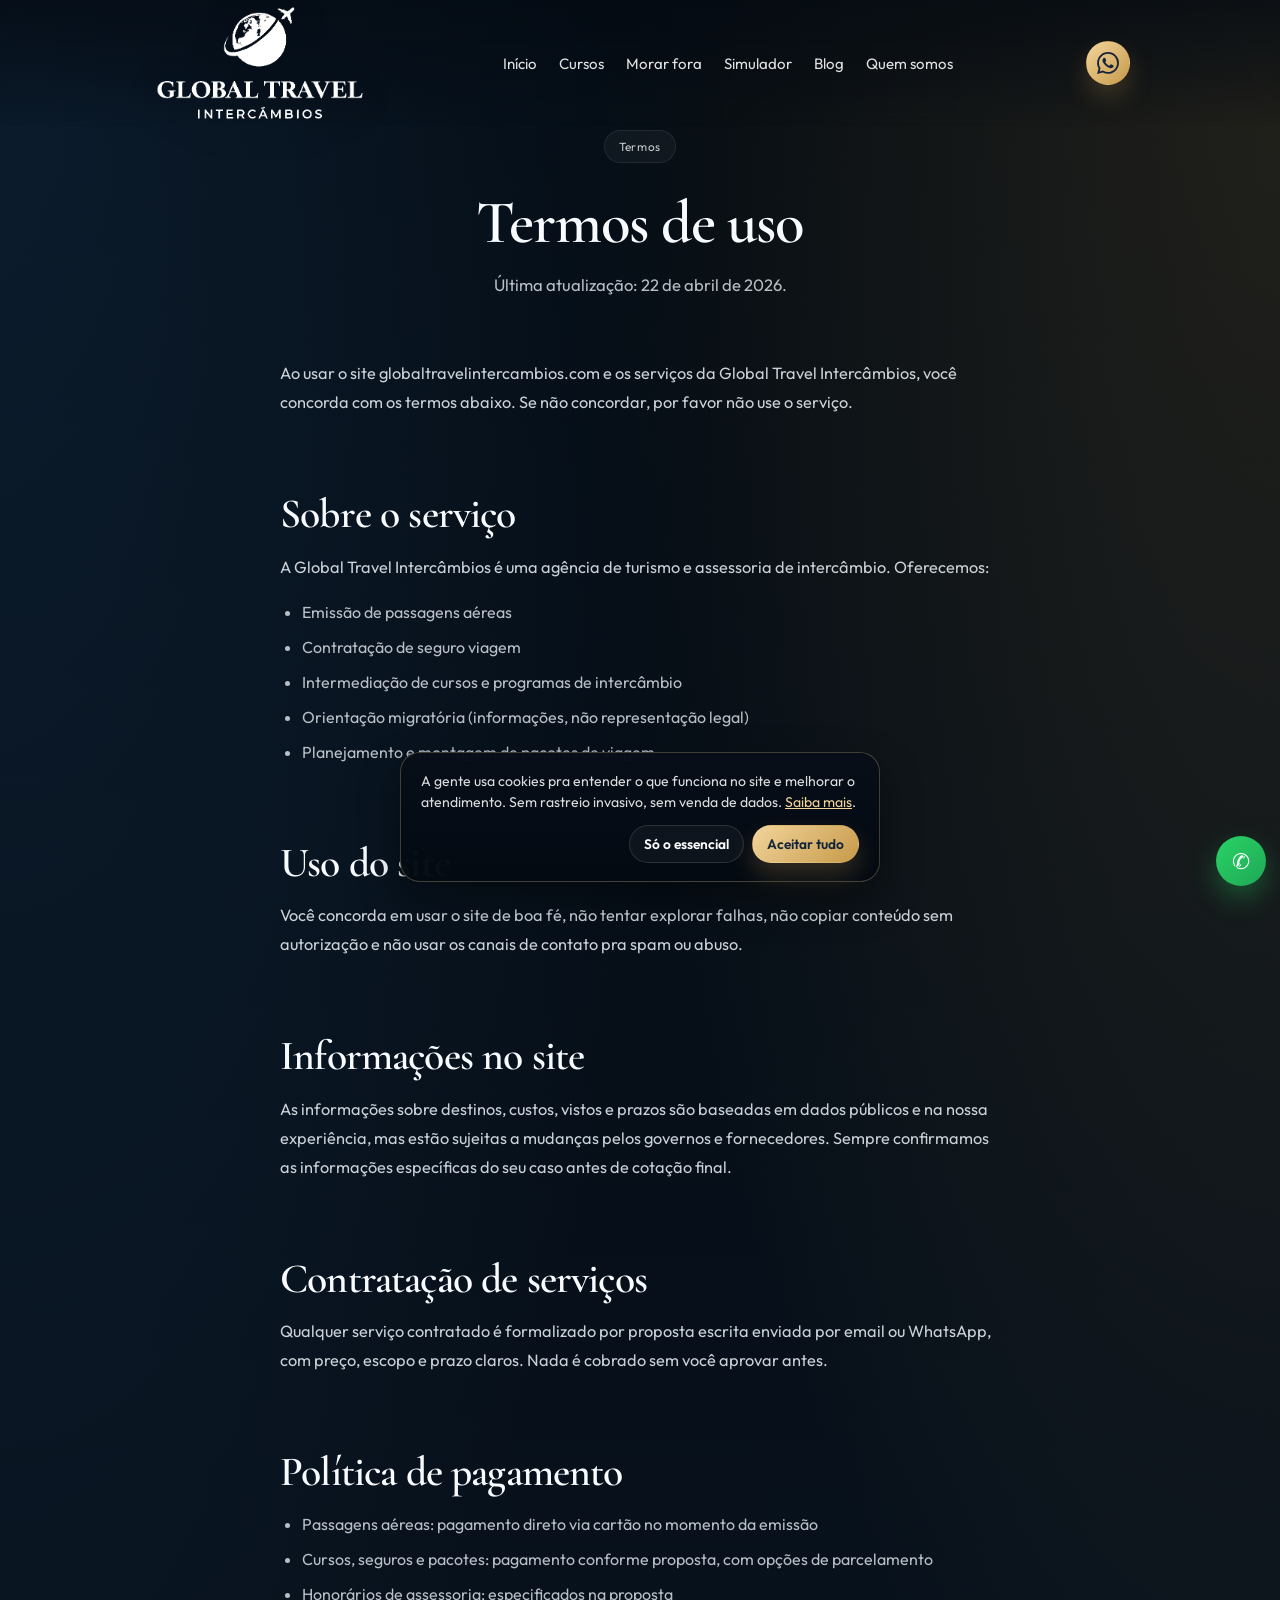
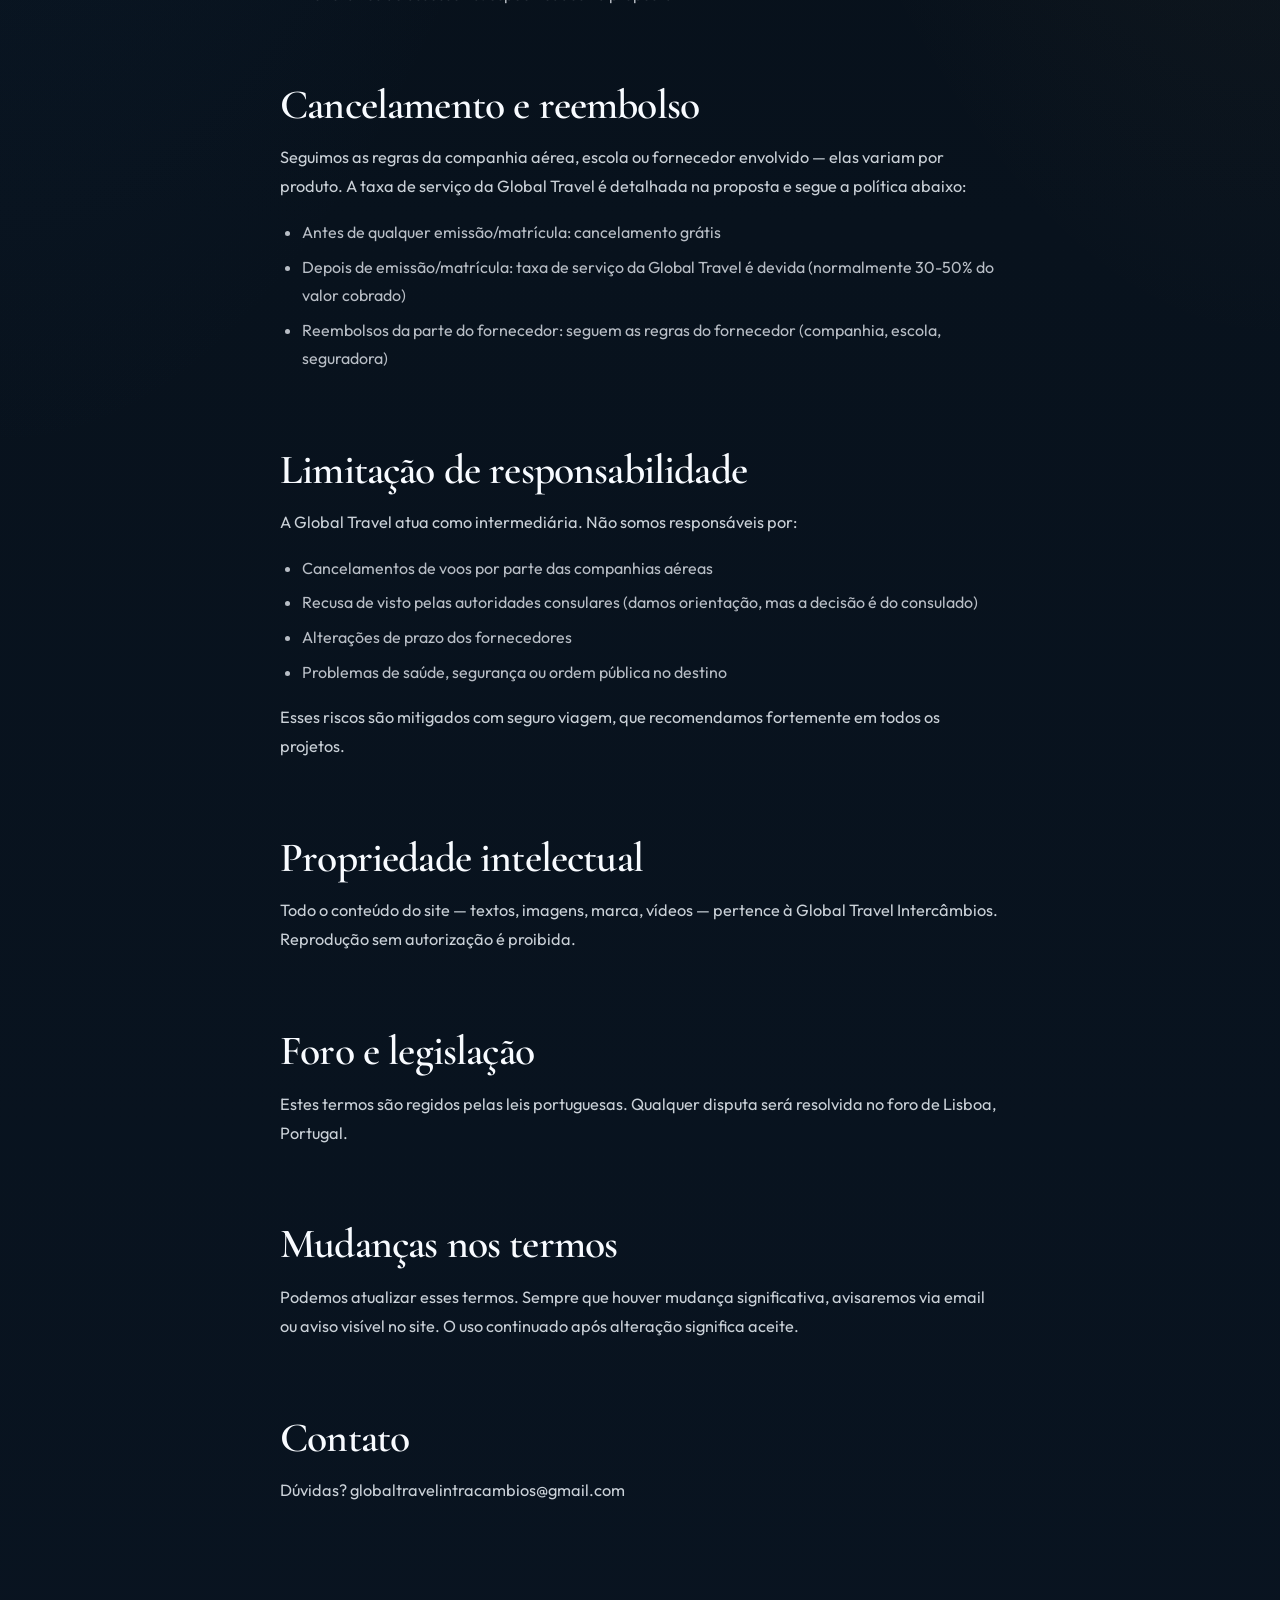
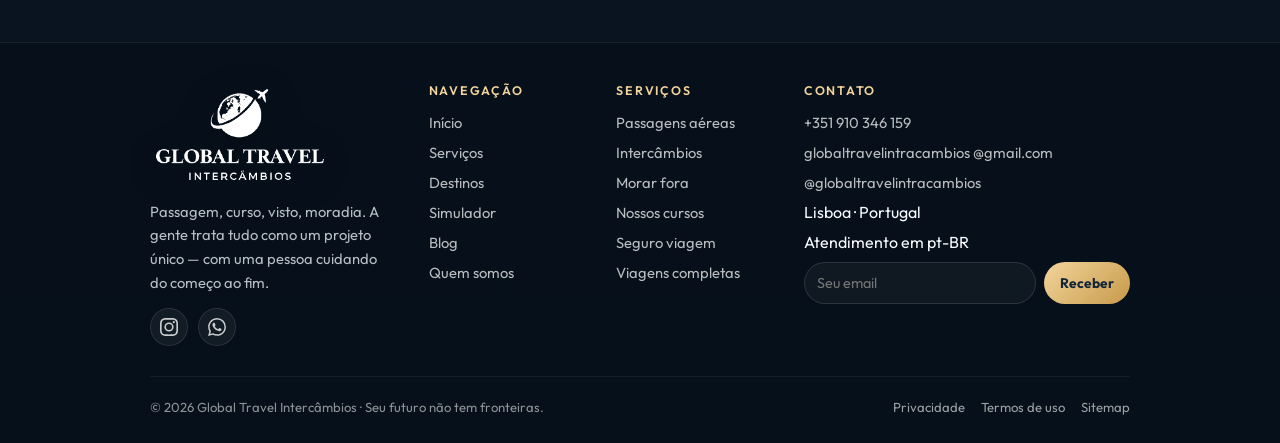
<file: termos.html>
<!DOCTYPE html>
<html lang="pt-BR">
<head>
<meta charset="UTF-8">
<meta name="viewport" content="width=device-width, initial-scale=1.0">
<title>Termos de uso · Global Travel Intercâmbios</title>
<meta name="description" content="Termos e condições de uso do site e serviços da Global Travel Intercâmbios.">
<meta property="og:title" content="Termos de uso · Global Travel Intercâmbios">
<meta property="og:description" content="Termos e condições de uso do site e serviços da Global Travel Intercâmbios.">
<meta property="og:type" content="website">
<link rel="icon" type="image/png" href="favicon_original_mark_v16.png">
<meta name="theme-color" content="#07131F">
<link rel="preconnect" href="https://fonts.googleapis.com">
<link rel="preconnect" href="https://fonts.gstatic.com" crossorigin>
<link href="https://fonts.googleapis.com/css2?family=Cormorant+Garamond:wght@500;600;700&family=Outfit:wght@300;400;500;600;700;800&display=swap" rel="stylesheet">
<link rel="stylesheet" href="assets/pages.css">

<script type="application/ld+json">
{
  "@context": "https://schema.org",
  "@type": "TravelAgency",
  "name": "Global Travel Intercâmbios",
  "url": "https://globaltravelintercambios.com",
  "logo": "https://globaltravelintercambios.com/globaltravel_logo_original_white_v16.png",
  "telephone": "+351910346159",
  "email": "globaltravelintracambios@gmail.com",
  "address": {
    "@type": "PostalAddress",
    "addressCountry": "PT",
    "addressLocality": "Lisboa"
  },
  "sameAs": [
    "https://www.instagram.com/globaltravelintracambios",
    "https://wa.me/351910346159"
  ],
  "priceRange": "$$"
}
</script>
<!-- Google Analytics 4 — substitua G-XXXXXXXXXX pelo seu Measurement ID -->
<script async src="https://www.googletagmanager.com/gtag/js?id=G-XXXXXXXXXX"></script>
<script>
  window.dataLayer = window.dataLayer || [];
  function gtag(){dataLayer.push(arguments);}
  gtag('js', new Date());
  gtag('config', 'G-XXXXXXXXXX', { anonymize_ip: true });
</script>
</head>
<body>
<div class="scroll-progress" id="scrollProgress" aria-hidden="true"></div>
  <header class="site-header" id="site-header">
    <div class="nav-shell">
      <a class="brand" href="index.html" aria-label="Global Travel Intercâmbios"><img class="brand-logo" src="globaltravel_logo_original_white_v16.png" alt="Global Travel Intercâmbios"></a>
      <nav class="nav-links" aria-label="Principal"><a href="index.html" class="">Início</a><a href="nossos-cursos.html" class="">Cursos</a><a href="trabalhar-morar-fora.html" class="">Morar fora</a><a href="simulador.html" class="">Simulador</a><a href="blog/index.html" class="">Blog</a><a href="quem-somos.html" class="">Quem somos</a></nav>
      <div class="nav-cta">
        <a class="btn btn-primary wa-icon-btn" href="https://wa.me/351910346159" target="_blank" rel="noopener" aria-label="WhatsApp"><svg viewBox="0 0 24 24" fill="currentColor" aria-hidden="true"><path d="M17.472 14.382c-.297-.149-1.758-.867-2.03-.967-.273-.099-.471-.149-.67.15-.197.297-.767.966-.94 1.164-.173.199-.347.223-.644.075-.297-.15-1.255-.463-2.39-1.475-.883-.788-1.48-1.761-1.653-2.059-.173-.297-.018-.458.13-.606.134-.133.298-.347.446-.52.149-.174.198-.298.298-.497.099-.198.05-.371-.025-.52-.075-.149-.669-1.612-.916-2.207-.242-.579-.487-.5-.669-.51-.173-.008-.371-.01-.57-.01-.198 0-.52.074-.792.372-.272.297-1.04 1.016-1.04 2.479 0 1.462 1.065 2.875 1.213 3.074.149.198 2.096 3.2 5.077 4.487.709.306 1.262.489 1.694.625.712.227 1.36.195 1.871.118.571-.085 1.758-.719 2.006-1.413.248-.694.248-1.289.173-1.413-.074-.124-.272-.198-.57-.347m-5.421 7.403h-.004a9.87 9.87 0 01-5.031-1.378l-.361-.214-3.741.982.999-3.648-.235-.374a9.86 9.86 0 01-1.51-5.26c.001-5.45 4.436-9.884 9.888-9.884 2.64 0 5.122 1.03 6.988 2.898a9.825 9.825 0 012.893 6.994c-.003 5.45-4.437 9.884-9.885 9.884m8.413-18.297A11.815 11.815 0 0012.05 0C5.495 0 .16 5.335.157 11.892c0 2.096.547 4.142 1.588 5.945L.057 24l6.304-1.654a11.882 11.882 0 005.683 1.448h.005c6.554 0 11.89-5.335 11.893-11.893a11.821 11.821 0 00-3.48-8.413z"/></svg></a>
        <button class="burger" id="burger" aria-label="Abrir menu">☰</button>
      </div>
    </div>
    <div class="mobile-panel"><a href="index.html">Início</a><a href="nossos-cursos.html">Cursos</a><a href="trabalhar-morar-fora.html">Morar fora</a><a href="simulador.html">Simulador</a><a href="blog/index.html">Blog</a><a href="quem-somos.html">Quem somos</a><a href="index.html#contato">Contato</a></div>
  </header>
<main>
  <div class="container">
    <div class="page-hero">
      <span class="page-tag">Termos</span>
      <h1>Termos de uso</h1>
      <p class="lead">Última atualização: 22 de abril de 2026.</p>
    </div>

    <div class="article">
      <p>Ao usar o site globaltravelintercambios.com e os serviços da Global Travel Intercâmbios, você concorda com os termos abaixo. Se não concordar, por favor não use o serviço.</p>

      <h2>Sobre o serviço</h2>
      <p>A Global Travel Intercâmbios é uma agência de turismo e assessoria de intercâmbio. Oferecemos:</p>
      <ul>
        <li>Emissão de passagens aéreas</li>
        <li>Contratação de seguro viagem</li>
        <li>Intermediação de cursos e programas de intercâmbio</li>
        <li>Orientação migratória (informações, não representação legal)</li>
        <li>Planejamento e montagem de pacotes de viagem</li>
      </ul>

      <h2>Uso do site</h2>
      <p>Você concorda em usar o site de boa fé, não tentar explorar falhas, não copiar conteúdo sem autorização e não usar os canais de contato pra spam ou abuso.</p>

      <h2>Informações no site</h2>
      <p>As informações sobre destinos, custos, vistos e prazos são baseadas em dados públicos e na nossa experiência, mas estão sujeitas a mudanças pelos governos e fornecedores. Sempre confirmamos as informações específicas do seu caso antes de cotação final.</p>

      <h2>Contratação de serviços</h2>
      <p>Qualquer serviço contratado é formalizado por proposta escrita enviada por email ou WhatsApp, com preço, escopo e prazo claros. Nada é cobrado sem você aprovar antes.</p>

      <h2>Política de pagamento</h2>
      <ul>
        <li>Passagens aéreas: pagamento direto via cartão no momento da emissão</li>
        <li>Cursos, seguros e pacotes: pagamento conforme proposta, com opções de parcelamento</li>
        <li>Honorários de assessoria: especificados na proposta</li>
      </ul>

      <h2>Cancelamento e reembolso</h2>
      <p>Seguimos as regras da companhia aérea, escola ou fornecedor envolvido — elas variam por produto. A taxa de serviço da Global Travel é detalhada na proposta e segue a política abaixo:</p>
      <ul>
        <li>Antes de qualquer emissão/matrícula: cancelamento grátis</li>
        <li>Depois de emissão/matrícula: taxa de serviço da Global Travel é devida (normalmente 30-50% do valor cobrado)</li>
        <li>Reembolsos da parte do fornecedor: seguem as regras do fornecedor (companhia, escola, seguradora)</li>
      </ul>

      <h2>Limitação de responsabilidade</h2>
      <p>A Global Travel atua como intermediária. Não somos responsáveis por:</p>
      <ul>
        <li>Cancelamentos de voos por parte das companhias aéreas</li>
        <li>Recusa de visto pelas autoridades consulares (damos orientação, mas a decisão é do consulado)</li>
        <li>Alterações de prazo dos fornecedores</li>
        <li>Problemas de saúde, segurança ou ordem pública no destino</li>
      </ul>
      <p>Esses riscos são mitigados com seguro viagem, que recomendamos fortemente em todos os projetos.</p>

      <h2>Propriedade intelectual</h2>
      <p>Todo o conteúdo do site — textos, imagens, marca, vídeos — pertence à Global Travel Intercâmbios. Reprodução sem autorização é proibida.</p>

      <h2>Foro e legislação</h2>
      <p>Estes termos são regidos pelas leis portuguesas. Qualquer disputa será resolvida no foro de Lisboa, Portugal.</p>

      <h2>Mudanças nos termos</h2>
      <p>Podemos atualizar esses termos. Sempre que houver mudança significativa, avisaremos via email ou aviso visível no site. O uso continuado após alteração significa aceite.</p>

      <h2>Contato</h2>
      <p>Dúvidas? <a href="mailto:globaltravelintracambios@gmail.com">globaltravelintracambios@gmail.com</a></p>
    </div>
  </div>
</main>
  <footer class="site-footer">
    <div class="container">
      <div class="footer-main">
        <div class="footer-col footer-brand">
          <img class="brand-logo" src="globaltravel_logo_original_white_v16.png" alt="Global Travel Intercâmbios">
          <p>Passagem, curso, visto, moradia. A gente trata tudo como um projeto único — com uma pessoa cuidando do começo ao fim.</p>
          <div class="footer-social">
            <a href="https://www.instagram.com/globaltravelintracambios" target="_blank" rel="noopener" aria-label="Instagram"><svg viewBox="0 0 24 24"><path d="M12 2.2c3.2 0 3.58.01 4.85.07 1.17.05 1.8.25 2.23.41.56.22.96.48 1.38.9.42.42.68.82.9 1.38.16.42.36 1.06.41 2.23.06 1.27.07 1.65.07 4.85s-.01 3.58-.07 4.85c-.05 1.17-.25 1.8-.41 2.23a3.7 3.7 0 0 1-.9 1.38 3.7 3.7 0 0 1-1.38.9c-.42.16-1.06.36-2.23.41-1.27.06-1.65.07-4.85.07s-3.58-.01-4.85-.07c-1.17-.05-1.8-.25-2.23-.41a3.7 3.7 0 0 1-1.38-.9 3.7 3.7 0 0 1-.9-1.38c-.16-.42-.36-1.06-.41-2.23C2.2 15.58 2.2 15.2 2.2 12s.01-3.58.07-4.85c.05-1.17.25-1.8.41-2.23.22-.56.48-.96.9-1.38a3.7 3.7 0 0 1 1.38-.9c.42-.16 1.06-.36 2.23-.41C8.42 2.2 8.8 2.2 12 2.2M12 0C8.74 0 8.33.01 7.05.07c-1.28.06-2.15.26-2.92.56a5.9 5.9 0 0 0-2.13 1.39A5.9 5.9 0 0 0 .62 4.13c-.3.77-.5 1.64-.56 2.92C.01 8.33 0 8.74 0 12s.01 3.67.07 4.95c.06 1.28.26 2.15.56 2.92.31.8.72 1.47 1.39 2.13.66.66 1.33 1.08 2.13 1.39.77.3 1.64.5 2.92.56C8.33 23.99 8.74 24 12 24s3.67-.01 4.95-.07c1.28-.06 2.15-.26 2.92-.56a5.9 5.9 0 0 0 2.13-1.39 5.9 5.9 0 0 0 1.39-2.13c.3-.77.5-1.64.56-2.92.06-1.28.07-1.69.07-4.95s-.01-3.67-.07-4.95c-.06-1.28-.26-2.15-.56-2.92a5.9 5.9 0 0 0-1.39-2.13A5.9 5.9 0 0 0 19.87.62c-.77-.3-1.64-.5-2.92-.56C15.67.01 15.26 0 12 0zm0 5.84a6.16 6.16 0 1 0 0 12.32 6.16 6.16 0 0 0 0-12.32zM12 16a4 4 0 1 1 0-8 4 4 0 0 1 0 8zm6.4-11.85a1.44 1.44 0 1 0 0 2.88 1.44 1.44 0 0 0 0-2.88z"/></svg></a>
            <a href="https://wa.me/351910346159" target="_blank" rel="noopener" aria-label="WhatsApp"><svg viewBox="0 0 24 24" fill="currentColor" aria-hidden="true"><path d="M17.472 14.382c-.297-.149-1.758-.867-2.03-.967-.273-.099-.471-.149-.67.15-.197.297-.767.966-.94 1.164-.173.199-.347.223-.644.075-.297-.15-1.255-.463-2.39-1.475-.883-.788-1.48-1.761-1.653-2.059-.173-.297-.018-.458.13-.606.134-.133.298-.347.446-.52.149-.174.198-.298.298-.497.099-.198.05-.371-.025-.52-.075-.149-.669-1.612-.916-2.207-.242-.579-.487-.5-.669-.51-.173-.008-.371-.01-.57-.01-.198 0-.52.074-.792.372-.272.297-1.04 1.016-1.04 2.479 0 1.462 1.065 2.875 1.213 3.074.149.198 2.096 3.2 5.077 4.487.709.306 1.262.489 1.694.625.712.227 1.36.195 1.871.118.571-.085 1.758-.719 2.006-1.413.248-.694.248-1.289.173-1.413-.074-.124-.272-.198-.57-.347m-5.421 7.403h-.004a9.87 9.87 0 01-5.031-1.378l-.361-.214-3.741.982.999-3.648-.235-.374a9.86 9.86 0 01-1.51-5.26c.001-5.45 4.436-9.884 9.888-9.884 2.64 0 5.122 1.03 6.988 2.898a9.825 9.825 0 012.893 6.994c-.003 5.45-4.437 9.884-9.885 9.884m8.413-18.297A11.815 11.815 0 0012.05 0C5.495 0 .16 5.335.157 11.892c0 2.096.547 4.142 1.588 5.945L.057 24l6.304-1.654a11.882 11.882 0 005.683 1.448h.005c6.554 0 11.89-5.335 11.893-11.893a11.821 11.821 0 00-3.48-8.413z"/></svg></a>
          </div>
        </div>
        <div class="footer-col">
          <h4>Navegação</h4>
          <ul>
            <li><a href="index.html">Início</a></li>
            <li><a href="index.html#servicos">Serviços</a></li>
            <li><a href="index.html#destinos">Destinos</a></li>
            <li><a href="simulador.html">Simulador</a></li>
            <li><a href="blog/index.html">Blog</a></li>
            <li><a href="quem-somos.html">Quem somos</a></li>
          </ul>
        </div>
        <div class="footer-col">
          <h4>Serviços</h4>
          <ul>
            <li><a href="index.html#servicos">Passagens aéreas</a></li>
            <li><a href="index.html#servicos">Intercâmbios</a></li>
            <li><a href="trabalhar-morar-fora.html">Morar fora</a></li>
            <li><a href="nossos-cursos.html">Nossos cursos</a></li>
            <li><a href="index.html#servicos">Seguro viagem</a></li>
            <li><a href="index.html#servicos">Viagens completas</a></li>
          </ul>
        </div>
        <div class="footer-col">
          <h4>Contato</h4>
          <ul>
            <li><a href="https://wa.me/351910346159" target="_blank" rel="noopener">+351 910 346 159</a></li>
            <li><a href="mailto:globaltravelintracambios@gmail.com">globaltravelintracambios @gmail.com</a></li>
            <li><a href="https://www.instagram.com/globaltravelintracambios" target="_blank" rel="noopener">@globaltravelintracambios</a></li>
            <li>Lisboa · Portugal</li>
            <li>Atendimento em pt-BR</li>
          </ul>
          <form class="newsletter" action="https://formsubmit.co/globaltravelintracambios@gmail.com" method="POST" onsubmit="event.preventDefault();this.querySelector('button').textContent='Obrigado ✓';setTimeout(()=>this.reset(),1200)">
            <input type="email" placeholder="Seu email" required aria-label="Email">
            <button type="submit">Receber</button>
          </form>
        </div>
      </div>
      <div class="footer-bottom">
        <span>© 2026 Global Travel Intercâmbios · Seu futuro não tem fronteiras.</span>
        <div class="footer-legal">
          <a href="privacidade.html">Privacidade</a>
          <a href="termos.html">Termos de uso</a>
          <a href="sitemap.xml">Sitemap</a>
        </div>
      </div>
    </div>
  </footer>
  <div class="cookie-banner" id="cookieBanner" role="dialog" aria-live="polite">
    <p>A gente usa cookies pra entender o que funciona no site e melhorar o atendimento. Sem rastreio invasivo, sem venda de dados. <a href="privacidade.html">Saiba mais</a>.</p>
    <div class="btn-row">
      <button class="btn btn-secondary" onclick="window.__dismissCookies(false)">Só o essencial</button>
      <button class="btn btn-primary" onclick="window.__dismissCookies(true)">Aceitar tudo</button>
    </div>
  </div>
<a class="floating-wa" href="https://wa.me/351910346159" target="_blank" rel="noopener" aria-label="WhatsApp">✆</a>
<script>
(function(){
  // Header scrolled state
  const h = document.getElementById('site-header');
  const onScroll = () => h && h.classList.toggle('scrolled', window.scrollY > 18);
  window.addEventListener('scroll', onScroll, {passive:true});
  onScroll();

  // Burger toggle
  const b = document.getElementById('burger');
  b && b.addEventListener('click', () => document.body.classList.toggle('nav-open'));
  document.querySelectorAll('.mobile-panel a').forEach(a => a.addEventListener('click', () => document.body.classList.remove('nav-open')));

  // Scroll progress
  const bar = document.getElementById('scrollProgress');
  if (bar) {
    const p = () => {
      const doc = document.documentElement;
      const max = doc.scrollHeight - doc.clientHeight;
      const ratio = max > 0 ? doc.scrollTop / max : 0;
      bar.style.transform = 'scaleX(' + Math.min(1, Math.max(0, ratio)) + ')';
    };
    window.addEventListener('scroll', p, {passive:true});
    p();
  }

  // Cookie banner
  const cb = document.getElementById('cookieBanner');
  if (cb && !localStorage.getItem('cookies_choice')) {
    setTimeout(() => cb.classList.add('show'), 1200);
  }
  window.__dismissCookies = function(accepted) {
    localStorage.setItem('cookies_choice', accepted ? 'all' : 'essential');
    cb && cb.classList.remove('show');
  };
})();
</script>
</body>
</html>
</file>
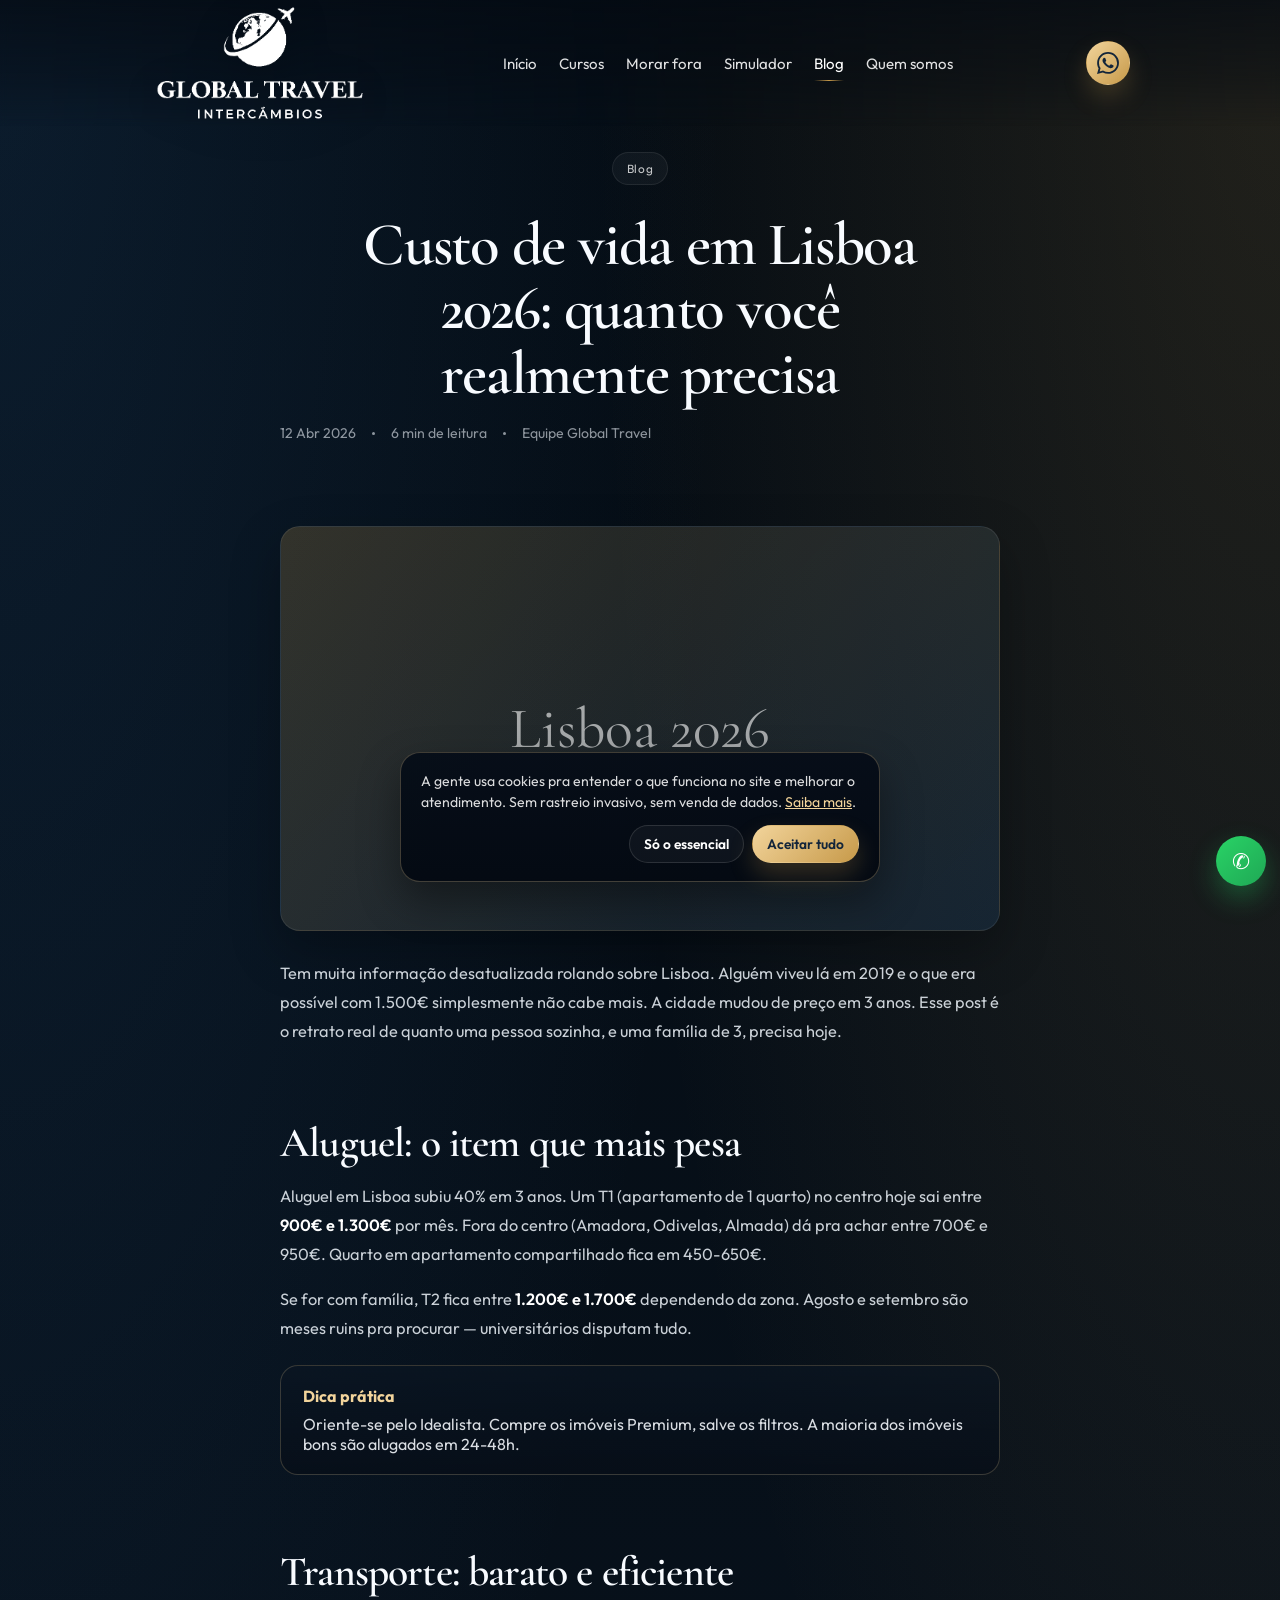
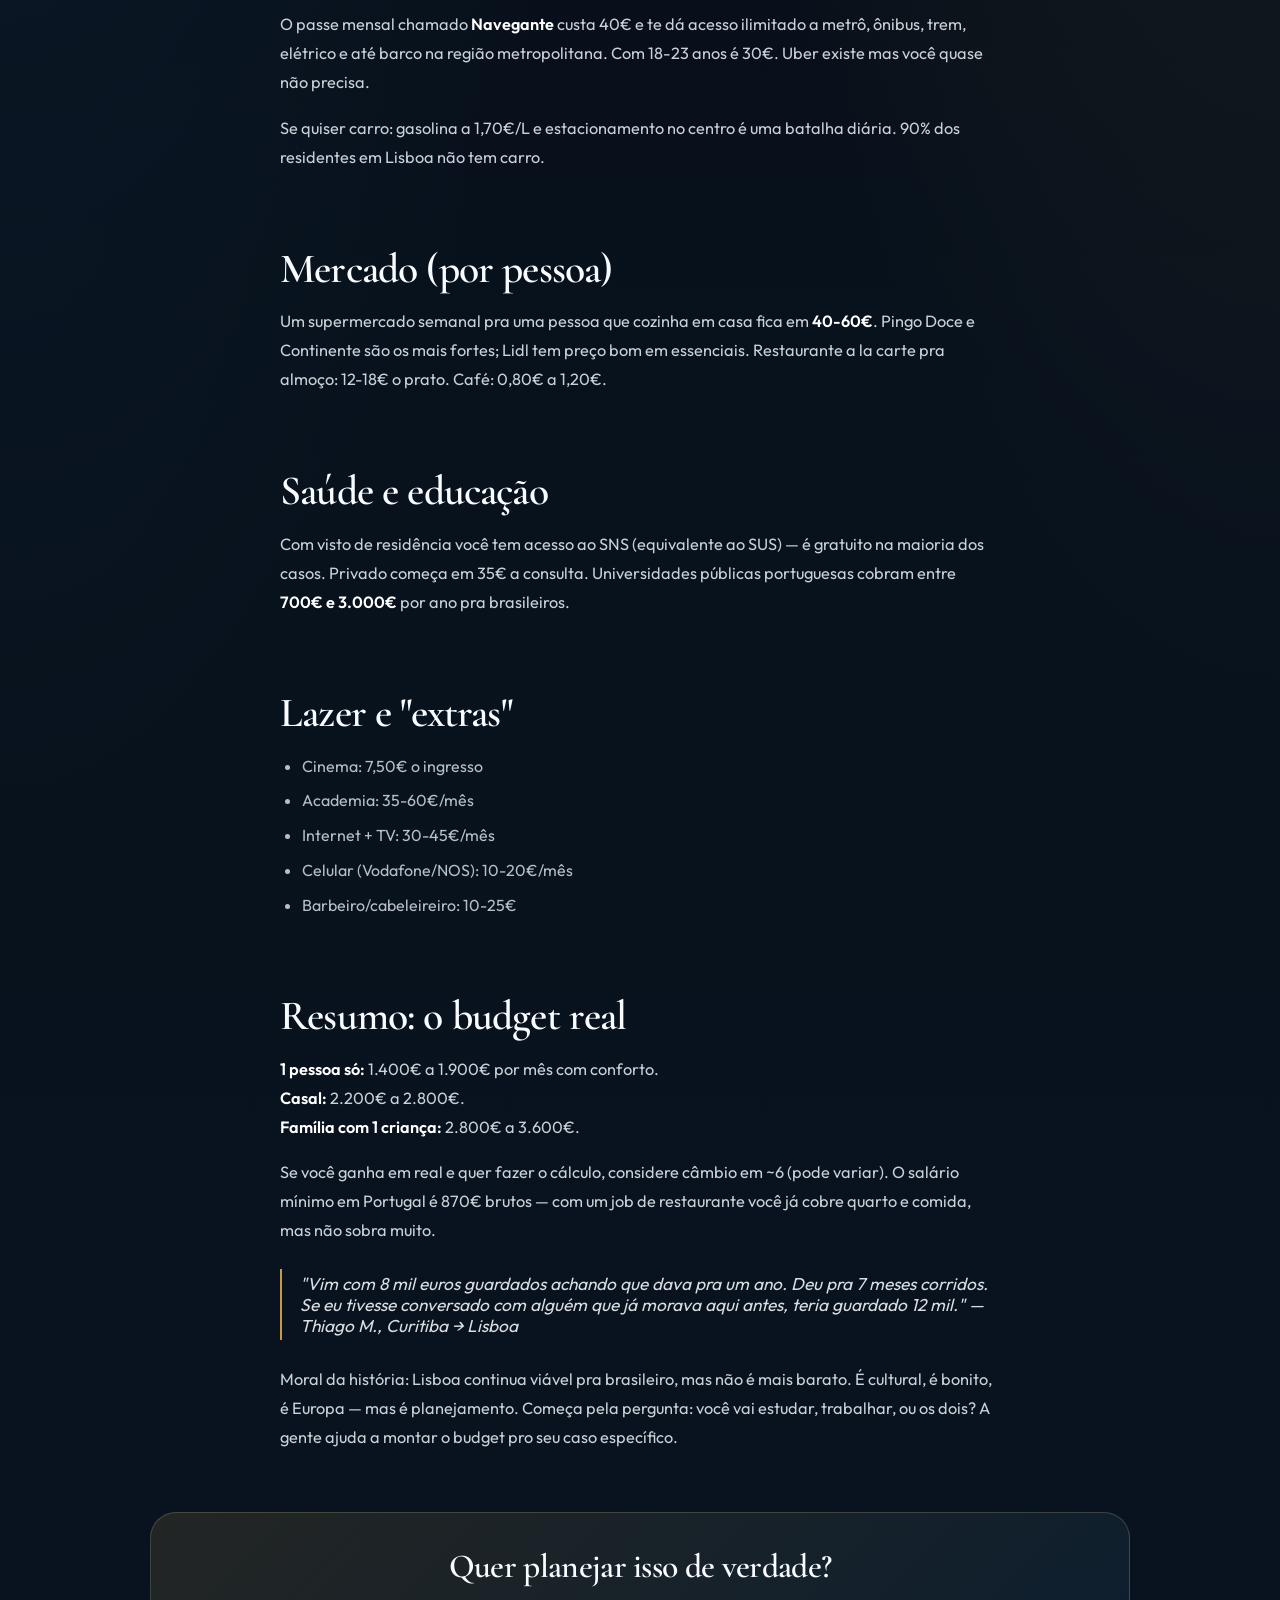
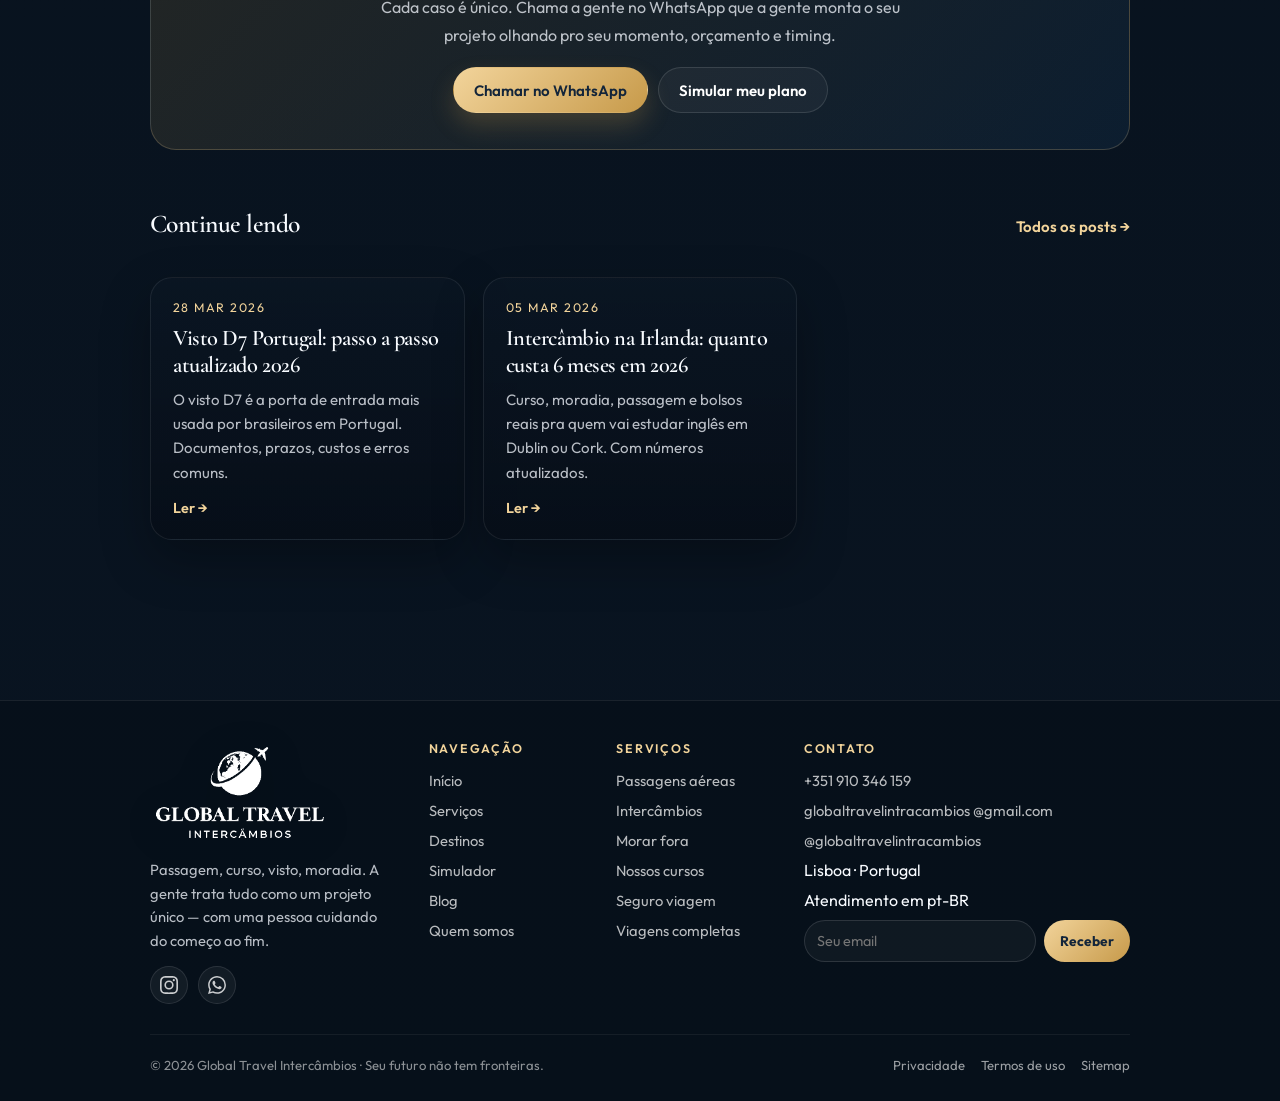
<file: blog/custo-de-vida-lisboa-2026.html>
<!DOCTYPE html>
<html lang="pt-BR">
<head>
<meta charset="UTF-8">
<meta name="viewport" content="width=device-width, initial-scale=1.0">
<title>Custo de vida em Lisboa 2026: quanto você realmente precisa · Global Travel Intercâmbios</title>
<meta name="description" content="Aluguel, transporte, mercado e lazer em Lisboa: valores reais de quem mora lá agora, com comparação com São Paulo.">
<meta property="og:title" content="Custo de vida em Lisboa 2026: quanto você realmente precisa · Global Travel Intercâmbios">
<meta property="og:description" content="Aluguel, transporte, mercado e lazer em Lisboa: valores reais de quem mora lá agora, com comparação com São Paulo.">
<meta property="og:type" content="website">
<link rel="icon" type="image/png" href="../favicon_original_mark_v16.png">
<meta name="theme-color" content="#07131F">
<link rel="preconnect" href="https://fonts.googleapis.com">
<link rel="preconnect" href="https://fonts.gstatic.com" crossorigin>
<link href="https://fonts.googleapis.com/css2?family=Cormorant+Garamond:wght@500;600;700&family=Outfit:wght@300;400;500;600;700;800&display=swap" rel="stylesheet">
<link rel="stylesheet" href="../assets/pages.css">

<script type="application/ld+json">
{
  "@context": "https://schema.org",
  "@type": "TravelAgency",
  "name": "Global Travel Intercâmbios",
  "url": "https://globaltravelintercambios.com",
  "logo": "https://globaltravelintercambios.com/globaltravel_logo_original_white_v16.png",
  "telephone": "+351910346159",
  "email": "globaltravelintracambios@gmail.com",
  "address": {
    "@type": "PostalAddress",
    "addressCountry": "PT",
    "addressLocality": "Lisboa"
  },
  "sameAs": [
    "https://www.instagram.com/globaltravelintracambios",
    "https://wa.me/351910346159"
  ],
  "priceRange": "$$"
}
</script>
<!-- Google Analytics 4 — substitua G-XXXXXXXXXX pelo seu Measurement ID -->
<script async src="https://www.googletagmanager.com/gtag/js?id=G-XXXXXXXXXX"></script>
<script>
  window.dataLayer = window.dataLayer || [];
  function gtag(){dataLayer.push(arguments);}
  gtag('js', new Date());
  gtag('config', 'G-XXXXXXXXXX', { anonymize_ip: true });
</script>
</head>
<body>
<div class="scroll-progress" id="scrollProgress" aria-hidden="true"></div>
  <header class="site-header" id="site-header">
    <div class="nav-shell">
      <a class="brand" href="../index.html" aria-label="Global Travel Intercâmbios"><img class="brand-logo" src="../globaltravel_logo_original_white_v16.png" alt="Global Travel Intercâmbios"></a>
      <nav class="nav-links" aria-label="Principal"><a href="../index.html" class="">Início</a><a href="../nossos-cursos.html" class="">Cursos</a><a href="../trabalhar-morar-fora.html" class="">Morar fora</a><a href="../simulador.html" class="">Simulador</a><a href="../blog/index.html" class="active">Blog</a><a href="../quem-somos.html" class="">Quem somos</a></nav>
      <div class="nav-cta">
        <a class="btn btn-primary wa-icon-btn" href="https://wa.me/351910346159" target="_blank" rel="noopener" aria-label="WhatsApp"><svg viewBox="0 0 24 24" fill="currentColor" aria-hidden="true"><path d="M17.472 14.382c-.297-.149-1.758-.867-2.03-.967-.273-.099-.471-.149-.67.15-.197.297-.767.966-.94 1.164-.173.199-.347.223-.644.075-.297-.15-1.255-.463-2.39-1.475-.883-.788-1.48-1.761-1.653-2.059-.173-.297-.018-.458.13-.606.134-.133.298-.347.446-.52.149-.174.198-.298.298-.497.099-.198.05-.371-.025-.52-.075-.149-.669-1.612-.916-2.207-.242-.579-.487-.5-.669-.51-.173-.008-.371-.01-.57-.01-.198 0-.52.074-.792.372-.272.297-1.04 1.016-1.04 2.479 0 1.462 1.065 2.875 1.213 3.074.149.198 2.096 3.2 5.077 4.487.709.306 1.262.489 1.694.625.712.227 1.36.195 1.871.118.571-.085 1.758-.719 2.006-1.413.248-.694.248-1.289.173-1.413-.074-.124-.272-.198-.57-.347m-5.421 7.403h-.004a9.87 9.87 0 01-5.031-1.378l-.361-.214-3.741.982.999-3.648-.235-.374a9.86 9.86 0 01-1.51-5.26c.001-5.45 4.436-9.884 9.888-9.884 2.64 0 5.122 1.03 6.988 2.898a9.825 9.825 0 012.893 6.994c-.003 5.45-4.437 9.884-9.885 9.884m8.413-18.297A11.815 11.815 0 0012.05 0C5.495 0 .16 5.335.157 11.892c0 2.096.547 4.142 1.588 5.945L.057 24l6.304-1.654a11.882 11.882 0 005.683 1.448h.005c6.554 0 11.89-5.335 11.893-11.893a11.821 11.821 0 00-3.48-8.413z"/></svg></a>
        <button class="burger" id="burger" aria-label="Abrir menu">☰</button>
      </div>
    </div>
    <div class="mobile-panel"><a href="../index.html">Início</a><a href="../nossos-cursos.html">Cursos</a><a href="../trabalhar-morar-fora.html">Morar fora</a><a href="../simulador.html">Simulador</a><a href="../blog/index.html">Blog</a><a href="../quem-somos.html">Quem somos</a><a href="../index.html#contato">Contato</a></div>
  </header>
<main>
  <div class="container">
    <article class="article">
      <div class="page-hero" style="padding-top:20px">
        <span class="page-tag">Blog</span>
        <h1>Custo de vida em Lisboa 2026: quanto você realmente precisa</h1>
        <div class="article-meta">
          <span>12 Abr 2026</span>
          <span class="dot"></span>
          <span>6 min de leitura</span>
          <span class="dot"></span>
          <span>Equipe Global Travel</span>
        </div>
      </div>
      <div class="cover" aria-hidden="true">Lisboa 2026</div>

<p>Tem muita informação desatualizada rolando sobre Lisboa. Alguém viveu lá em 2019 e o que era possível com 1.500€ simplesmente não cabe mais. A cidade mudou de preço em 3 anos. Esse post é o retrato real de quanto uma pessoa sozinha, e uma família de 3, precisa hoje.</p>

<h2>Aluguel: o item que mais pesa</h2>
<p>Aluguel em Lisboa subiu 40% em 3 anos. Um T1 (apartamento de 1 quarto) no centro hoje sai entre <strong>900€ e 1.300€</strong> por mês. Fora do centro (Amadora, Odivelas, Almada) dá pra achar entre 700€ e 950€. Quarto em apartamento compartilhado fica em 450-650€.</p>
<p>Se for com família, T2 fica entre <strong>1.200€ e 1.700€</strong> dependendo da zona. Agosto e setembro são meses ruins pra procurar — universitários disputam tudo.</p>

<div class="callout"><strong>Dica prática</strong>Oriente-se pelo <a href="https://www.idealista.pt" target="_blank" rel="noopener">Idealista</a>. Compre os imóveis Premium, salve os filtros. A maioria dos imóveis bons são alugados em 24-48h.</div>

<h2>Transporte: barato e eficiente</h2>
<p>O passe mensal chamado <strong>Navegante</strong> custa 40€ e te dá acesso ilimitado a metrô, ônibus, trem, elétrico e até barco na região metropolitana. Com 18-23 anos é 30€. Uber existe mas você quase não precisa.</p>
<p>Se quiser carro: gasolina a 1,70€/L e estacionamento no centro é uma batalha diária. 90% dos residentes em Lisboa não tem carro.</p>

<h2>Mercado (por pessoa)</h2>
<p>Um supermercado semanal pra uma pessoa que cozinha em casa fica em <strong>40-60€</strong>. Pingo Doce e Continente são os mais fortes; Lidl tem preço bom em essenciais. Restaurante a la carte pra almoço: 12-18€ o prato. Café: 0,80€ a 1,20€.</p>

<h2>Saúde e educação</h2>
<p>Com visto de residência você tem acesso ao SNS (equivalente ao SUS) — é gratuito na maioria dos casos. Privado começa em 35€ a consulta. Universidades públicas portuguesas cobram entre <strong>700€ e 3.000€</strong> por ano pra brasileiros.</p>

<h2>Lazer e "extras"</h2>
<ul>
  <li>Cinema: 7,50€ o ingresso</li>
  <li>Academia: 35-60€/mês</li>
  <li>Internet + TV: 30-45€/mês</li>
  <li>Celular (Vodafone/NOS): 10-20€/mês</li>
  <li>Barbeiro/cabeleireiro: 10-25€</li>
</ul>

<h2>Resumo: o budget real</h2>
<p><strong>1 pessoa só:</strong> 1.400€ a 1.900€ por mês com conforto.<br><strong>Casal:</strong> 2.200€ a 2.800€.<br><strong>Família com 1 criança:</strong> 2.800€ a 3.600€.</p>

<p>Se você ganha em real e quer fazer o cálculo, considere câmbio em ~6 (pode variar). O salário mínimo em Portugal é 870€ brutos — com um job de restaurante você já cobre quarto e comida, mas não sobra muito.</p>

<blockquote>"Vim com 8 mil euros guardados achando que dava pra um ano. Deu pra 7 meses corridos. Se eu tivesse conversado com alguém que já morava aqui antes, teria guardado 12 mil." — Thiago M., Curitiba → Lisboa</blockquote>

<p>Moral da história: Lisboa continua viável pra brasileiro, mas não é mais barato. É cultural, é bonito, é Europa — mas é planejamento. Começa pela pergunta: você vai estudar, trabalhar, ou os dois? A gente ajuda a montar o budget pro seu caso específico.</p>

    </article>

    <div class="cta-block">
      <h2>Quer planejar isso de verdade?</h2>
      <p>Cada caso é único. Chama a gente no WhatsApp que a gente monta o seu projeto olhando pro seu momento, orçamento e timing.</p>
      <div class="btn-row">
        <a class="btn btn-primary" href="https://wa.me/351910346159" target="_blank" rel="noopener">Chamar no WhatsApp</a>
        <a class="btn btn-secondary" href="../simulador.html">Simular meu plano</a>
      </div>
    </div>

    <div class="related">
      <div class="related-header">
        <h2>Continue lendo</h2>
        <a href="index.html">Todos os posts →</a>
      </div>
      <div class="card-row">
        <a class="post-card" href="visto-d7-portugal-passo-a-passo.html">
          <span class="date">28 Mar 2026</span>
          <h3>Visto D7 Portugal: passo a passo atualizado 2026</h3>
          <p>O visto D7 é a porta de entrada mais usada por brasileiros em Portugal. Documentos, prazos, custos e erros comuns.</p>
          <span class="arrow">Ler →</span>
        </a>
        <a class="post-card" href="intercambio-irlanda-quanto-custa.html">
          <span class="date">05 Mar 2026</span>
          <h3>Intercâmbio na Irlanda: quanto custa 6 meses em 2026</h3>
          <p>Curso, moradia, passagem e bolsos reais pra quem vai estudar inglês em Dublin ou Cork. Com números atualizados.</p>
          <span class="arrow">Ler →</span>
        </a>
      </div>
    </div>
  </div>
</main>
  <footer class="site-footer">
    <div class="container">
      <div class="footer-main">
        <div class="footer-col footer-brand">
          <img class="brand-logo" src="../globaltravel_logo_original_white_v16.png" alt="Global Travel Intercâmbios">
          <p>Passagem, curso, visto, moradia. A gente trata tudo como um projeto único — com uma pessoa cuidando do começo ao fim.</p>
          <div class="footer-social">
            <a href="https://www.instagram.com/globaltravelintracambios" target="_blank" rel="noopener" aria-label="Instagram"><svg viewBox="0 0 24 24"><path d="M12 2.2c3.2 0 3.58.01 4.85.07 1.17.05 1.8.25 2.23.41.56.22.96.48 1.38.9.42.42.68.82.9 1.38.16.42.36 1.06.41 2.23.06 1.27.07 1.65.07 4.85s-.01 3.58-.07 4.85c-.05 1.17-.25 1.8-.41 2.23a3.7 3.7 0 0 1-.9 1.38 3.7 3.7 0 0 1-1.38.9c-.42.16-1.06.36-2.23.41-1.27.06-1.65.07-4.85.07s-3.58-.01-4.85-.07c-1.17-.05-1.8-.25-2.23-.41a3.7 3.7 0 0 1-1.38-.9 3.7 3.7 0 0 1-.9-1.38c-.16-.42-.36-1.06-.41-2.23C2.2 15.58 2.2 15.2 2.2 12s.01-3.58.07-4.85c.05-1.17.25-1.8.41-2.23.22-.56.48-.96.9-1.38a3.7 3.7 0 0 1 1.38-.9c.42-.16 1.06-.36 2.23-.41C8.42 2.2 8.8 2.2 12 2.2M12 0C8.74 0 8.33.01 7.05.07c-1.28.06-2.15.26-2.92.56a5.9 5.9 0 0 0-2.13 1.39A5.9 5.9 0 0 0 .62 4.13c-.3.77-.5 1.64-.56 2.92C.01 8.33 0 8.74 0 12s.01 3.67.07 4.95c.06 1.28.26 2.15.56 2.92.31.8.72 1.47 1.39 2.13.66.66 1.33 1.08 2.13 1.39.77.3 1.64.5 2.92.56C8.33 23.99 8.74 24 12 24s3.67-.01 4.95-.07c1.28-.06 2.15-.26 2.92-.56a5.9 5.9 0 0 0 2.13-1.39 5.9 5.9 0 0 0 1.39-2.13c.3-.77.5-1.64.56-2.92.06-1.28.07-1.69.07-4.95s-.01-3.67-.07-4.95c-.06-1.28-.26-2.15-.56-2.92a5.9 5.9 0 0 0-1.39-2.13A5.9 5.9 0 0 0 19.87.62c-.77-.3-1.64-.5-2.92-.56C15.67.01 15.26 0 12 0zm0 5.84a6.16 6.16 0 1 0 0 12.32 6.16 6.16 0 0 0 0-12.32zM12 16a4 4 0 1 1 0-8 4 4 0 0 1 0 8zm6.4-11.85a1.44 1.44 0 1 0 0 2.88 1.44 1.44 0 0 0 0-2.88z"/></svg></a>
            <a href="https://wa.me/351910346159" target="_blank" rel="noopener" aria-label="WhatsApp"><svg viewBox="0 0 24 24" fill="currentColor" aria-hidden="true"><path d="M17.472 14.382c-.297-.149-1.758-.867-2.03-.967-.273-.099-.471-.149-.67.15-.197.297-.767.966-.94 1.164-.173.199-.347.223-.644.075-.297-.15-1.255-.463-2.39-1.475-.883-.788-1.48-1.761-1.653-2.059-.173-.297-.018-.458.13-.606.134-.133.298-.347.446-.52.149-.174.198-.298.298-.497.099-.198.05-.371-.025-.52-.075-.149-.669-1.612-.916-2.207-.242-.579-.487-.5-.669-.51-.173-.008-.371-.01-.57-.01-.198 0-.52.074-.792.372-.272.297-1.04 1.016-1.04 2.479 0 1.462 1.065 2.875 1.213 3.074.149.198 2.096 3.2 5.077 4.487.709.306 1.262.489 1.694.625.712.227 1.36.195 1.871.118.571-.085 1.758-.719 2.006-1.413.248-.694.248-1.289.173-1.413-.074-.124-.272-.198-.57-.347m-5.421 7.403h-.004a9.87 9.87 0 01-5.031-1.378l-.361-.214-3.741.982.999-3.648-.235-.374a9.86 9.86 0 01-1.51-5.26c.001-5.45 4.436-9.884 9.888-9.884 2.64 0 5.122 1.03 6.988 2.898a9.825 9.825 0 012.893 6.994c-.003 5.45-4.437 9.884-9.885 9.884m8.413-18.297A11.815 11.815 0 0012.05 0C5.495 0 .16 5.335.157 11.892c0 2.096.547 4.142 1.588 5.945L.057 24l6.304-1.654a11.882 11.882 0 005.683 1.448h.005c6.554 0 11.89-5.335 11.893-11.893a11.821 11.821 0 00-3.48-8.413z"/></svg></a>
          </div>
        </div>
        <div class="footer-col">
          <h4>Navegação</h4>
          <ul>
            <li><a href="../index.html">Início</a></li>
            <li><a href="../index.html#servicos">Serviços</a></li>
            <li><a href="../index.html#destinos">Destinos</a></li>
            <li><a href="../simulador.html">Simulador</a></li>
            <li><a href="../blog/index.html">Blog</a></li>
            <li><a href="../quem-somos.html">Quem somos</a></li>
          </ul>
        </div>
        <div class="footer-col">
          <h4>Serviços</h4>
          <ul>
            <li><a href="../index.html#servicos">Passagens aéreas</a></li>
            <li><a href="../index.html#servicos">Intercâmbios</a></li>
            <li><a href="../trabalhar-morar-fora.html">Morar fora</a></li>
            <li><a href="../nossos-cursos.html">Nossos cursos</a></li>
            <li><a href="../index.html#servicos">Seguro viagem</a></li>
            <li><a href="../index.html#servicos">Viagens completas</a></li>
          </ul>
        </div>
        <div class="footer-col">
          <h4>Contato</h4>
          <ul>
            <li><a href="https://wa.me/351910346159" target="_blank" rel="noopener">+351 910 346 159</a></li>
            <li><a href="mailto:globaltravelintracambios@gmail.com">globaltravelintracambios @gmail.com</a></li>
            <li><a href="https://www.instagram.com/globaltravelintracambios" target="_blank" rel="noopener">@globaltravelintracambios</a></li>
            <li>Lisboa · Portugal</li>
            <li>Atendimento em pt-BR</li>
          </ul>
          <form class="newsletter" action="https://formsubmit.co/globaltravelintracambios@gmail.com" method="POST" onsubmit="event.preventDefault();this.querySelector('button').textContent='Obrigado ✓';setTimeout(()=>this.reset(),1200)">
            <input type="email" placeholder="Seu email" required aria-label="Email">
            <button type="submit">Receber</button>
          </form>
        </div>
      </div>
      <div class="footer-bottom">
        <span>© 2026 Global Travel Intercâmbios · Seu futuro não tem fronteiras.</span>
        <div class="footer-legal">
          <a href="../privacidade.html">Privacidade</a>
          <a href="../termos.html">Termos de uso</a>
          <a href="../sitemap.xml">Sitemap</a>
        </div>
      </div>
    </div>
  </footer>
  <div class="cookie-banner" id="cookieBanner" role="dialog" aria-live="polite">
    <p>A gente usa cookies pra entender o que funciona no site e melhorar o atendimento. Sem rastreio invasivo, sem venda de dados. <a href="../privacidade.html">Saiba mais</a>.</p>
    <div class="btn-row">
      <button class="btn btn-secondary" onclick="window.__dismissCookies(false)">Só o essencial</button>
      <button class="btn btn-primary" onclick="window.__dismissCookies(true)">Aceitar tudo</button>
    </div>
  </div>
<a class="floating-wa" href="https://wa.me/351910346159" target="_blank" rel="noopener" aria-label="WhatsApp">✆</a>
<script>
(function(){
  // Header scrolled state
  const h = document.getElementById('site-header');
  const onScroll = () => h && h.classList.toggle('scrolled', window.scrollY > 18);
  window.addEventListener('scroll', onScroll, {passive:true});
  onScroll();

  // Burger toggle
  const b = document.getElementById('burger');
  b && b.addEventListener('click', () => document.body.classList.toggle('nav-open'));
  document.querySelectorAll('.mobile-panel a').forEach(a => a.addEventListener('click', () => document.body.classList.remove('nav-open')));

  // Scroll progress
  const bar = document.getElementById('scrollProgress');
  if (bar) {
    const p = () => {
      const doc = document.documentElement;
      const max = doc.scrollHeight - doc.clientHeight;
      const ratio = max > 0 ? doc.scrollTop / max : 0;
      bar.style.transform = 'scaleX(' + Math.min(1, Math.max(0, ratio)) + ')';
    };
    window.addEventListener('scroll', p, {passive:true});
    p();
  }

  // Cookie banner
  const cb = document.getElementById('cookieBanner');
  if (cb && !localStorage.getItem('cookies_choice')) {
    setTimeout(() => cb.classList.add('show'), 1200);
  }
  window.__dismissCookies = function(accepted) {
    localStorage.setItem('cookies_choice', accepted ? 'all' : 'essential');
    cb && cb.classList.remove('show');
  };
})();
</script>
</body>
</html>
</file>
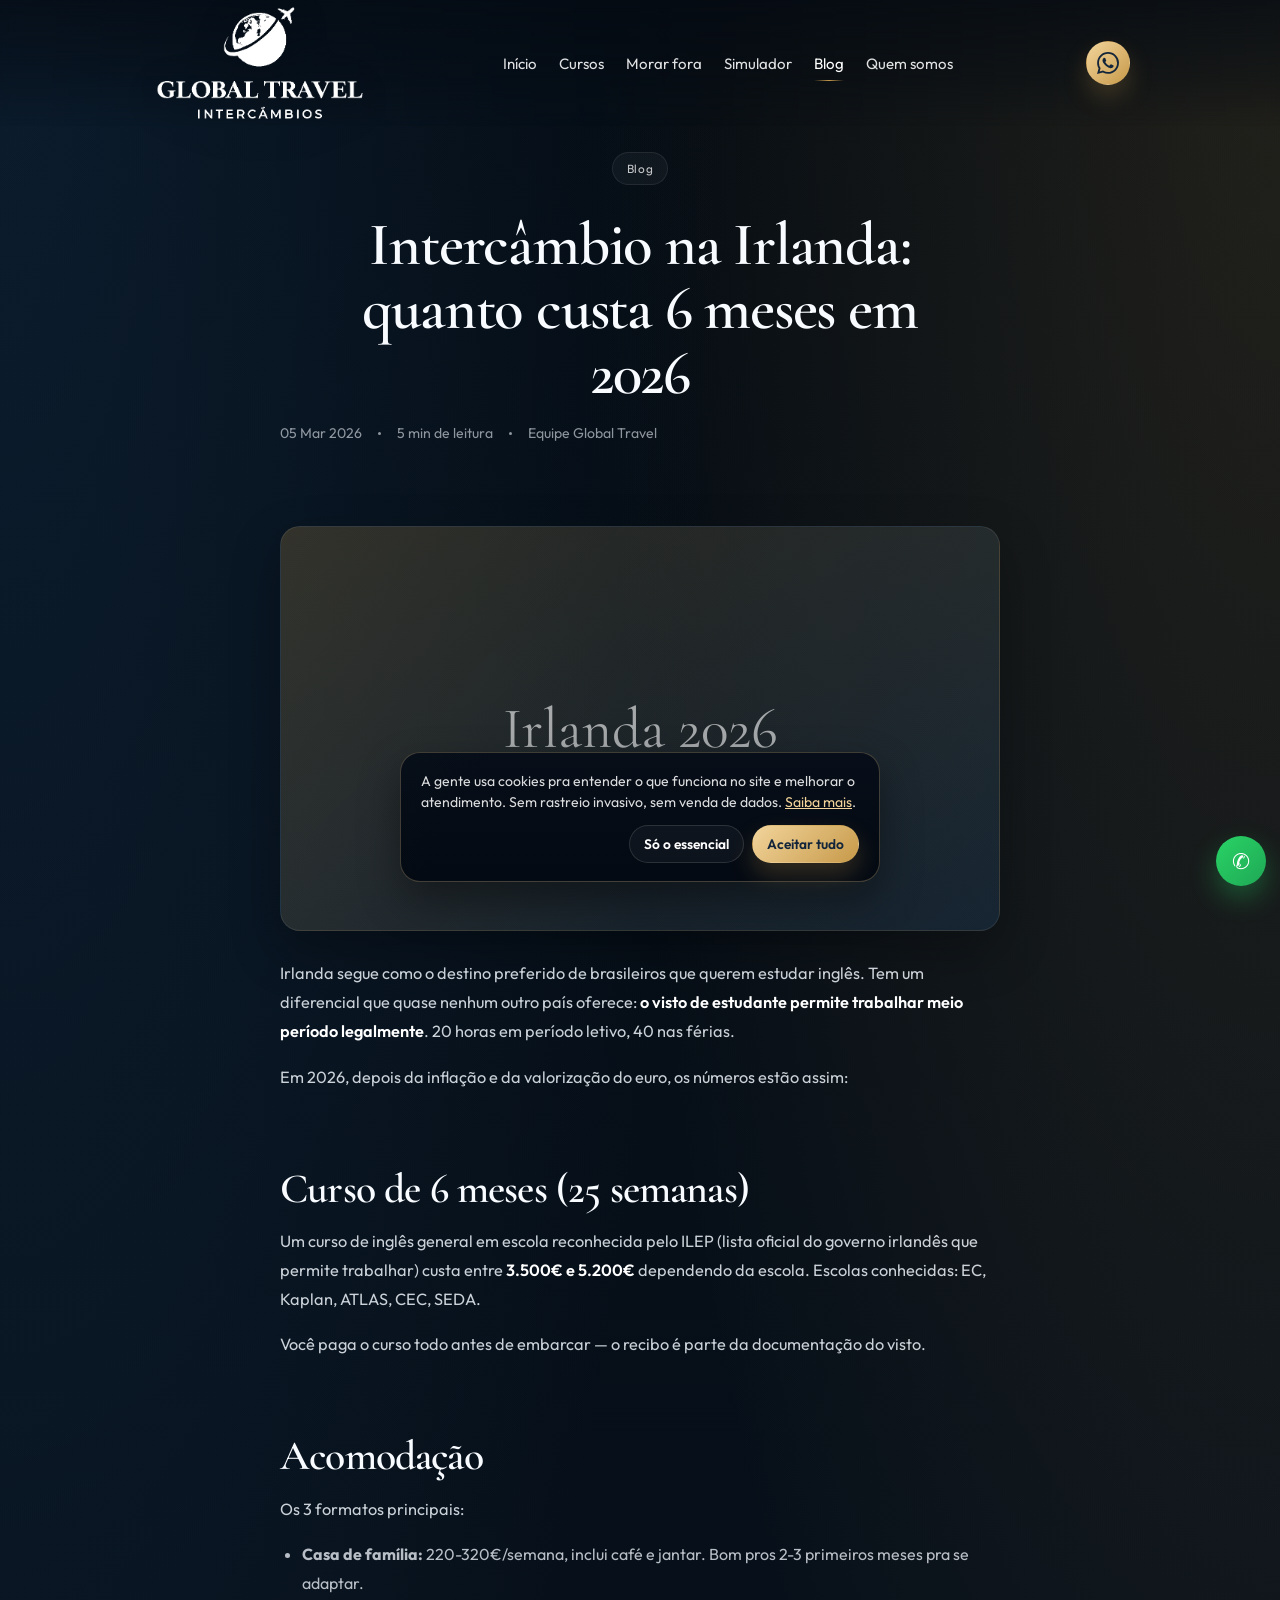
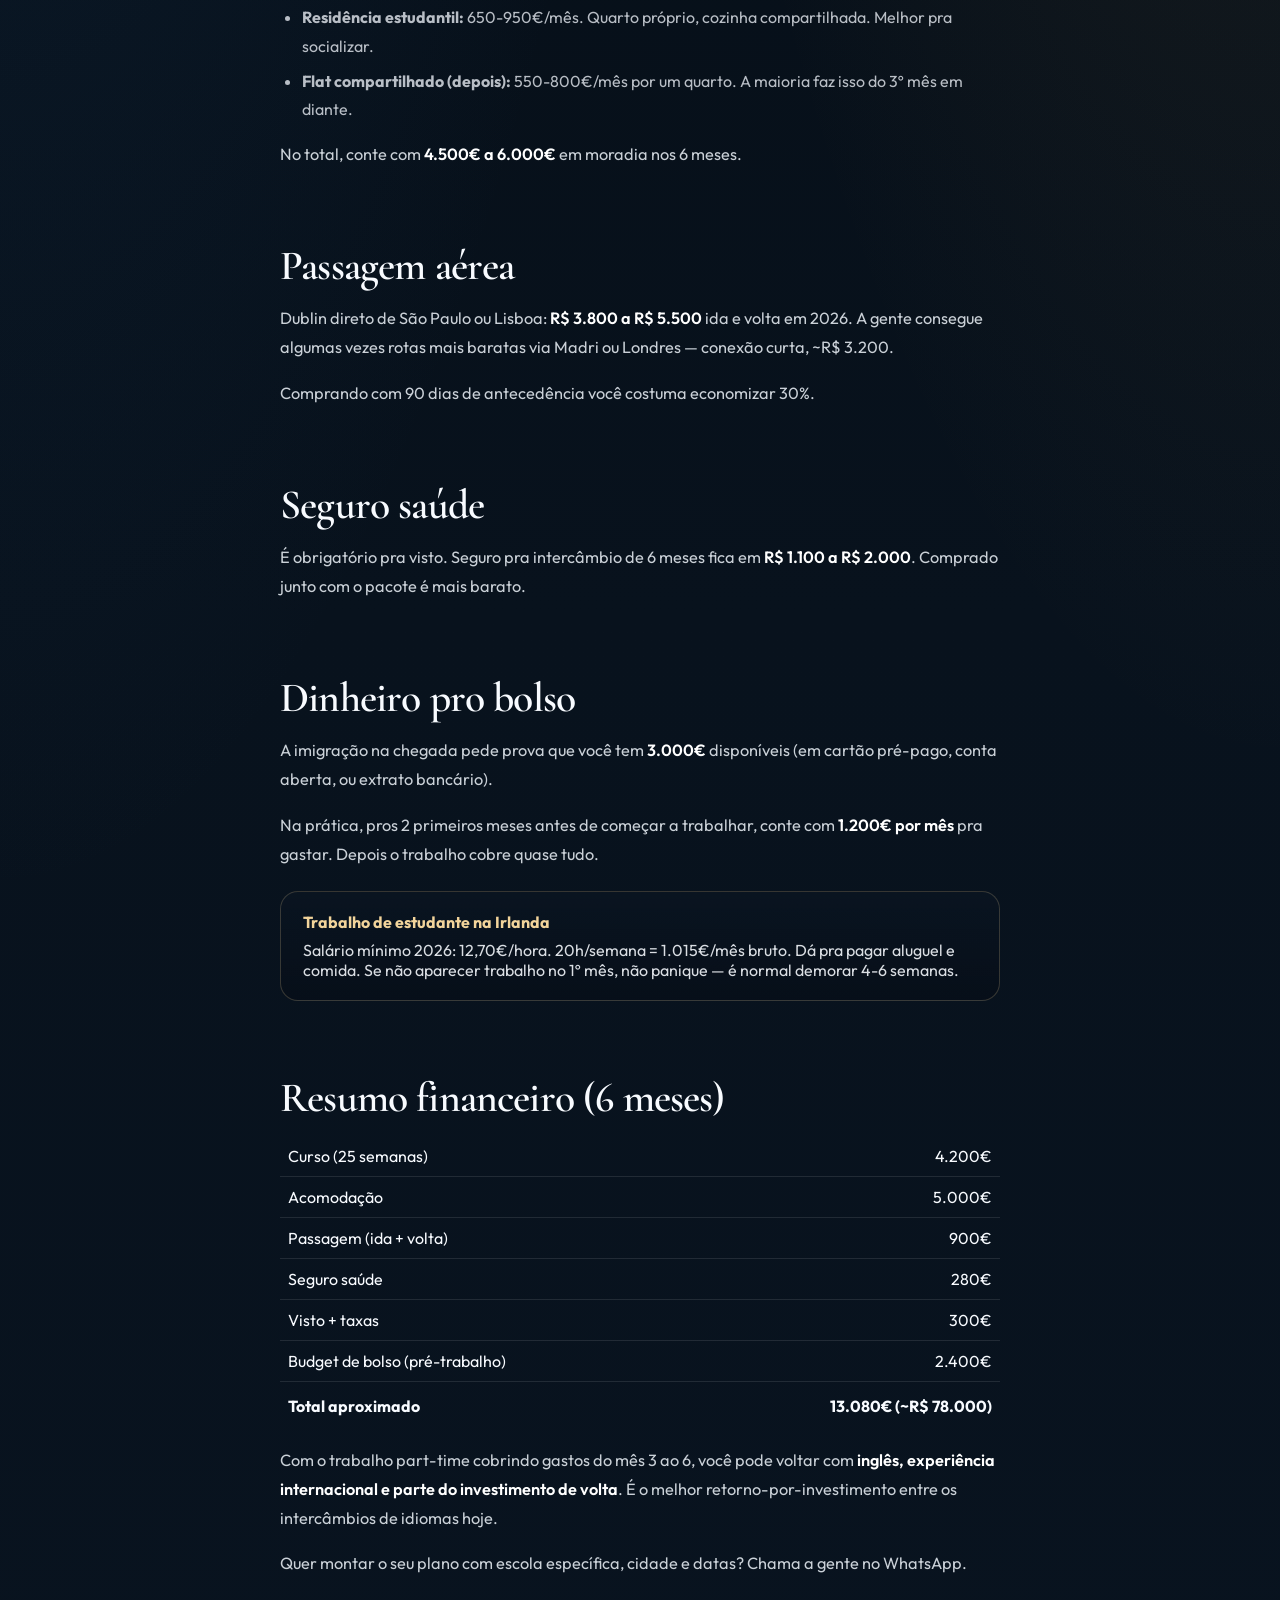
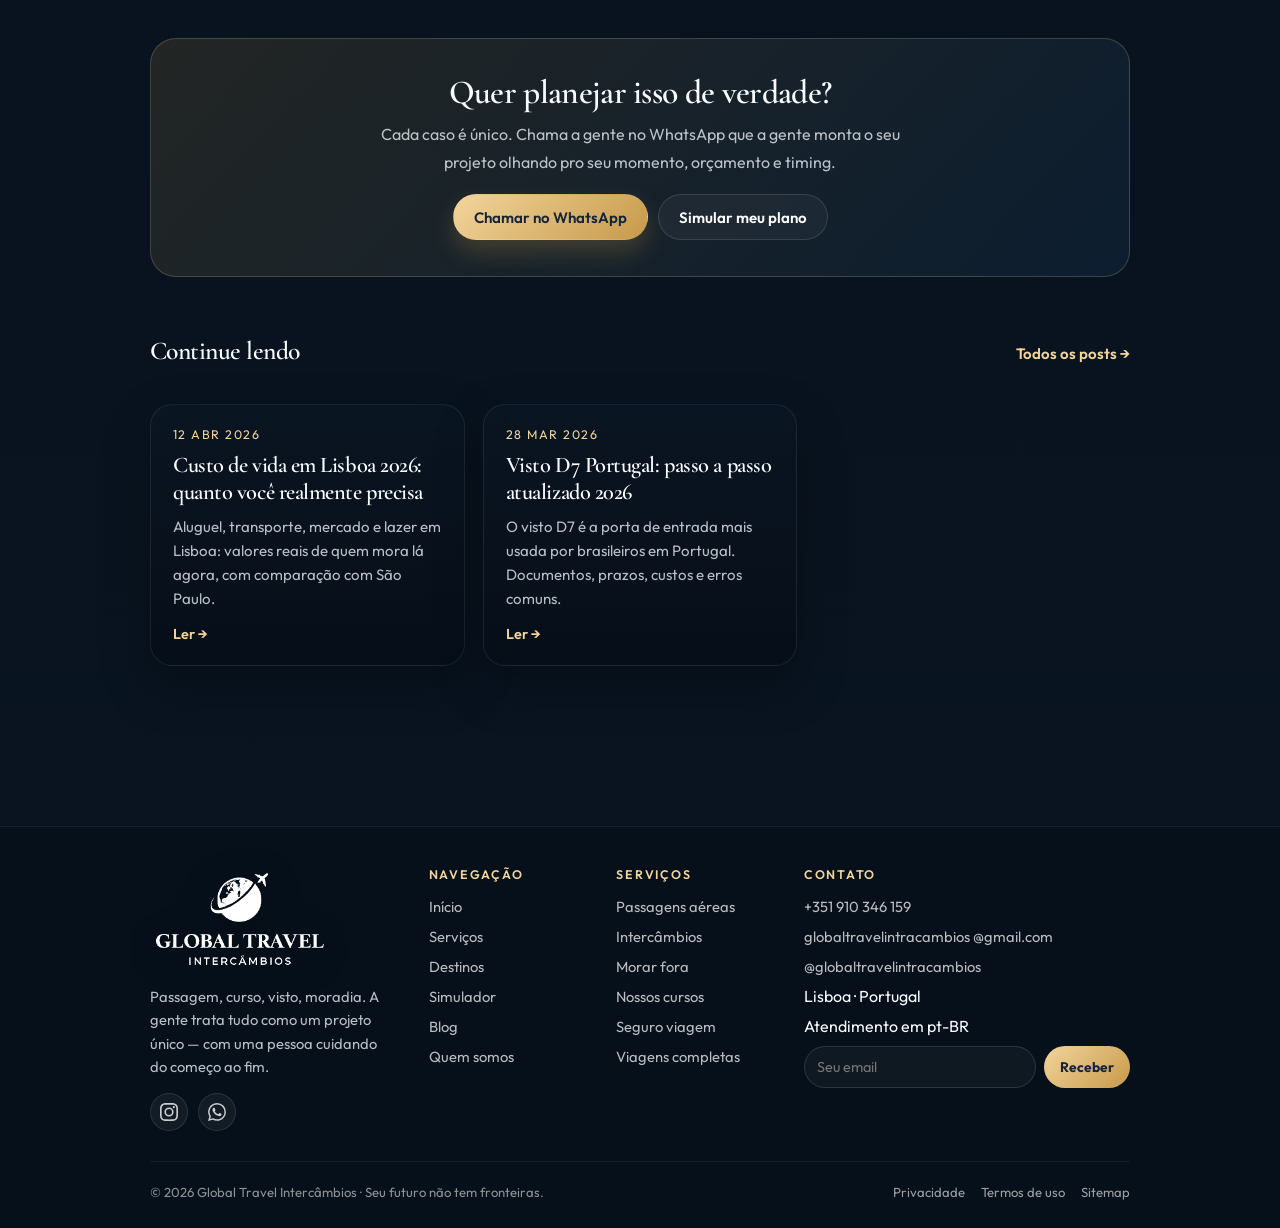
<file: blog/intercambio-irlanda-quanto-custa.html>
<!DOCTYPE html>
<html lang="pt-BR">
<head>
<meta charset="UTF-8">
<meta name="viewport" content="width=device-width, initial-scale=1.0">
<title>Intercâmbio na Irlanda: quanto custa 6 meses em 2026 · Global Travel Intercâmbios</title>
<meta name="description" content="Curso, moradia, passagem e bolsos reais pra quem vai estudar inglês em Dublin ou Cork. Com números atualizados.">
<meta property="og:title" content="Intercâmbio na Irlanda: quanto custa 6 meses em 2026 · Global Travel Intercâmbios">
<meta property="og:description" content="Curso, moradia, passagem e bolsos reais pra quem vai estudar inglês em Dublin ou Cork. Com números atualizados.">
<meta property="og:type" content="website">
<link rel="icon" type="image/png" href="../favicon_original_mark_v16.png">
<meta name="theme-color" content="#07131F">
<link rel="preconnect" href="https://fonts.googleapis.com">
<link rel="preconnect" href="https://fonts.gstatic.com" crossorigin>
<link href="https://fonts.googleapis.com/css2?family=Cormorant+Garamond:wght@500;600;700&family=Outfit:wght@300;400;500;600;700;800&display=swap" rel="stylesheet">
<link rel="stylesheet" href="../assets/pages.css">

<script type="application/ld+json">
{
  "@context": "https://schema.org",
  "@type": "TravelAgency",
  "name": "Global Travel Intercâmbios",
  "url": "https://globaltravelintercambios.com",
  "logo": "https://globaltravelintercambios.com/globaltravel_logo_original_white_v16.png",
  "telephone": "+351910346159",
  "email": "globaltravelintracambios@gmail.com",
  "address": {
    "@type": "PostalAddress",
    "addressCountry": "PT",
    "addressLocality": "Lisboa"
  },
  "sameAs": [
    "https://www.instagram.com/globaltravelintracambios",
    "https://wa.me/351910346159"
  ],
  "priceRange": "$$"
}
</script>
<!-- Google Analytics 4 — substitua G-XXXXXXXXXX pelo seu Measurement ID -->
<script async src="https://www.googletagmanager.com/gtag/js?id=G-XXXXXXXXXX"></script>
<script>
  window.dataLayer = window.dataLayer || [];
  function gtag(){dataLayer.push(arguments);}
  gtag('js', new Date());
  gtag('config', 'G-XXXXXXXXXX', { anonymize_ip: true });
</script>
</head>
<body>
<div class="scroll-progress" id="scrollProgress" aria-hidden="true"></div>
  <header class="site-header" id="site-header">
    <div class="nav-shell">
      <a class="brand" href="../index.html" aria-label="Global Travel Intercâmbios"><img class="brand-logo" src="../globaltravel_logo_original_white_v16.png" alt="Global Travel Intercâmbios"></a>
      <nav class="nav-links" aria-label="Principal"><a href="../index.html" class="">Início</a><a href="../nossos-cursos.html" class="">Cursos</a><a href="../trabalhar-morar-fora.html" class="">Morar fora</a><a href="../simulador.html" class="">Simulador</a><a href="../blog/index.html" class="active">Blog</a><a href="../quem-somos.html" class="">Quem somos</a></nav>
      <div class="nav-cta">
        <a class="btn btn-primary wa-icon-btn" href="https://wa.me/351910346159" target="_blank" rel="noopener" aria-label="WhatsApp"><svg viewBox="0 0 24 24" fill="currentColor" aria-hidden="true"><path d="M17.472 14.382c-.297-.149-1.758-.867-2.03-.967-.273-.099-.471-.149-.67.15-.197.297-.767.966-.94 1.164-.173.199-.347.223-.644.075-.297-.15-1.255-.463-2.39-1.475-.883-.788-1.48-1.761-1.653-2.059-.173-.297-.018-.458.13-.606.134-.133.298-.347.446-.52.149-.174.198-.298.298-.497.099-.198.05-.371-.025-.52-.075-.149-.669-1.612-.916-2.207-.242-.579-.487-.5-.669-.51-.173-.008-.371-.01-.57-.01-.198 0-.52.074-.792.372-.272.297-1.04 1.016-1.04 2.479 0 1.462 1.065 2.875 1.213 3.074.149.198 2.096 3.2 5.077 4.487.709.306 1.262.489 1.694.625.712.227 1.36.195 1.871.118.571-.085 1.758-.719 2.006-1.413.248-.694.248-1.289.173-1.413-.074-.124-.272-.198-.57-.347m-5.421 7.403h-.004a9.87 9.87 0 01-5.031-1.378l-.361-.214-3.741.982.999-3.648-.235-.374a9.86 9.86 0 01-1.51-5.26c.001-5.45 4.436-9.884 9.888-9.884 2.64 0 5.122 1.03 6.988 2.898a9.825 9.825 0 012.893 6.994c-.003 5.45-4.437 9.884-9.885 9.884m8.413-18.297A11.815 11.815 0 0012.05 0C5.495 0 .16 5.335.157 11.892c0 2.096.547 4.142 1.588 5.945L.057 24l6.304-1.654a11.882 11.882 0 005.683 1.448h.005c6.554 0 11.89-5.335 11.893-11.893a11.821 11.821 0 00-3.48-8.413z"/></svg></a>
        <button class="burger" id="burger" aria-label="Abrir menu">☰</button>
      </div>
    </div>
    <div class="mobile-panel"><a href="../index.html">Início</a><a href="../nossos-cursos.html">Cursos</a><a href="../trabalhar-morar-fora.html">Morar fora</a><a href="../simulador.html">Simulador</a><a href="../blog/index.html">Blog</a><a href="../quem-somos.html">Quem somos</a><a href="../index.html#contato">Contato</a></div>
  </header>
<main>
  <div class="container">
    <article class="article">
      <div class="page-hero" style="padding-top:20px">
        <span class="page-tag">Blog</span>
        <h1>Intercâmbio na Irlanda: quanto custa 6 meses em 2026</h1>
        <div class="article-meta">
          <span>05 Mar 2026</span>
          <span class="dot"></span>
          <span>5 min de leitura</span>
          <span class="dot"></span>
          <span>Equipe Global Travel</span>
        </div>
      </div>
      <div class="cover" aria-hidden="true">Irlanda 2026</div>

<p>Irlanda segue como o destino preferido de brasileiros que querem estudar inglês. Tem um diferencial que quase nenhum outro país oferece: <strong>o visto de estudante permite trabalhar meio período legalmente</strong>. 20 horas em período letivo, 40 nas férias.</p>

<p>Em 2026, depois da inflação e da valorização do euro, os números estão assim:</p>

<h2>Curso de 6 meses (25 semanas)</h2>
<p>Um curso de inglês general em escola reconhecida pelo ILEP (lista oficial do governo irlandês que permite trabalhar) custa entre <strong>3.500€ e 5.200€</strong> dependendo da escola. Escolas conhecidas: EC, Kaplan, ATLAS, CEC, SEDA.</p>
<p>Você paga o curso todo antes de embarcar — o recibo é parte da documentação do visto.</p>

<h2>Acomodação</h2>
<p>Os 3 formatos principais:</p>
<ul>
  <li><strong>Casa de família:</strong> 220-320€/semana, inclui café e jantar. Bom pros 2-3 primeiros meses pra se adaptar.</li>
  <li><strong>Residência estudantil:</strong> 650-950€/mês. Quarto próprio, cozinha compartilhada. Melhor pra socializar.</li>
  <li><strong>Flat compartilhado (depois):</strong> 550-800€/mês por um quarto. A maioria faz isso do 3º mês em diante.</li>
</ul>
<p>No total, conte com <strong>4.500€ a 6.000€</strong> em moradia nos 6 meses.</p>

<h2>Passagem aérea</h2>
<p>Dublin direto de São Paulo ou Lisboa: <strong>R$ 3.800 a R$ 5.500</strong> ida e volta em 2026. A gente consegue algumas vezes rotas mais baratas via Madri ou Londres — conexão curta, ~R$ 3.200.</p>
<p>Comprando com 90 dias de antecedência você costuma economizar 30%.</p>

<h2>Seguro saúde</h2>
<p>É obrigatório pra visto. Seguro pra intercâmbio de 6 meses fica em <strong>R$ 1.100 a R$ 2.000</strong>. Comprado junto com o pacote é mais barato.</p>

<h2>Dinheiro pro bolso</h2>
<p>A imigração na chegada pede prova que você tem <strong>3.000€</strong> disponíveis (em cartão pré-pago, conta aberta, ou extrato bancário).</p>
<p>Na prática, pros 2 primeiros meses antes de começar a trabalhar, conte com <strong>1.200€ por mês</strong> pra gastar. Depois o trabalho cobre quase tudo.</p>

<div class="callout"><strong>Trabalho de estudante na Irlanda</strong>Salário mínimo 2026: 12,70€/hora. 20h/semana = 1.015€/mês bruto. Dá pra pagar aluguel e comida. Se não aparecer trabalho no 1º mês, não panique — é normal demorar 4-6 semanas.</div>

<h2>Resumo financeiro (6 meses)</h2>
<table style="width:100%;margin:1em 0;border-collapse:collapse">
  <tr style="border-bottom:1px solid rgba(255,255,255,.1)"><td style="padding:10px 8px">Curso (25 semanas)</td><td style="padding:10px 8px;text-align:right">4.200€</td></tr>
  <tr style="border-bottom:1px solid rgba(255,255,255,.1)"><td style="padding:10px 8px">Acomodação</td><td style="padding:10px 8px;text-align:right">5.000€</td></tr>
  <tr style="border-bottom:1px solid rgba(255,255,255,.1)"><td style="padding:10px 8px">Passagem (ida + volta)</td><td style="padding:10px 8px;text-align:right">900€</td></tr>
  <tr style="border-bottom:1px solid rgba(255,255,255,.1)"><td style="padding:10px 8px">Seguro saúde</td><td style="padding:10px 8px;text-align:right">280€</td></tr>
  <tr style="border-bottom:1px solid rgba(255,255,255,.1)"><td style="padding:10px 8px">Visto + taxas</td><td style="padding:10px 8px;text-align:right">300€</td></tr>
  <tr style="border-bottom:1px solid rgba(255,255,255,.1)"><td style="padding:10px 8px">Budget de bolso (pré-trabalho)</td><td style="padding:10px 8px;text-align:right">2.400€</td></tr>
  <tr><td style="padding:14px 8px"><strong>Total aproximado</strong></td><td style="padding:14px 8px;text-align:right"><strong>13.080€ (~R$ 78.000)</strong></td></tr>
</table>

<p>Com o trabalho part-time cobrindo gastos do mês 3 ao 6, você pode voltar com <strong>inglês, experiência internacional e parte do investimento de volta</strong>. É o melhor retorno-por-investimento entre os intercâmbios de idiomas hoje.</p>

<p>Quer montar o seu plano com escola específica, cidade e datas? <a href="../index.html#contato">Chama a gente no WhatsApp</a>.</p>

    </article>

    <div class="cta-block">
      <h2>Quer planejar isso de verdade?</h2>
      <p>Cada caso é único. Chama a gente no WhatsApp que a gente monta o seu projeto olhando pro seu momento, orçamento e timing.</p>
      <div class="btn-row">
        <a class="btn btn-primary" href="https://wa.me/351910346159" target="_blank" rel="noopener">Chamar no WhatsApp</a>
        <a class="btn btn-secondary" href="../simulador.html">Simular meu plano</a>
      </div>
    </div>

    <div class="related">
      <div class="related-header">
        <h2>Continue lendo</h2>
        <a href="index.html">Todos os posts →</a>
      </div>
      <div class="card-row">
        <a class="post-card" href="custo-de-vida-lisboa-2026.html">
          <span class="date">12 Abr 2026</span>
          <h3>Custo de vida em Lisboa 2026: quanto você realmente precisa</h3>
          <p>Aluguel, transporte, mercado e lazer em Lisboa: valores reais de quem mora lá agora, com comparação com São Paulo.</p>
          <span class="arrow">Ler →</span>
        </a>
        <a class="post-card" href="visto-d7-portugal-passo-a-passo.html">
          <span class="date">28 Mar 2026</span>
          <h3>Visto D7 Portugal: passo a passo atualizado 2026</h3>
          <p>O visto D7 é a porta de entrada mais usada por brasileiros em Portugal. Documentos, prazos, custos e erros comuns.</p>
          <span class="arrow">Ler →</span>
        </a>
      </div>
    </div>
  </div>
</main>
  <footer class="site-footer">
    <div class="container">
      <div class="footer-main">
        <div class="footer-col footer-brand">
          <img class="brand-logo" src="../globaltravel_logo_original_white_v16.png" alt="Global Travel Intercâmbios">
          <p>Passagem, curso, visto, moradia. A gente trata tudo como um projeto único — com uma pessoa cuidando do começo ao fim.</p>
          <div class="footer-social">
            <a href="https://www.instagram.com/globaltravelintracambios" target="_blank" rel="noopener" aria-label="Instagram"><svg viewBox="0 0 24 24"><path d="M12 2.2c3.2 0 3.58.01 4.85.07 1.17.05 1.8.25 2.23.41.56.22.96.48 1.38.9.42.42.68.82.9 1.38.16.42.36 1.06.41 2.23.06 1.27.07 1.65.07 4.85s-.01 3.58-.07 4.85c-.05 1.17-.25 1.8-.41 2.23a3.7 3.7 0 0 1-.9 1.38 3.7 3.7 0 0 1-1.38.9c-.42.16-1.06.36-2.23.41-1.27.06-1.65.07-4.85.07s-3.58-.01-4.85-.07c-1.17-.05-1.8-.25-2.23-.41a3.7 3.7 0 0 1-1.38-.9 3.7 3.7 0 0 1-.9-1.38c-.16-.42-.36-1.06-.41-2.23C2.2 15.58 2.2 15.2 2.2 12s.01-3.58.07-4.85c.05-1.17.25-1.8.41-2.23.22-.56.48-.96.9-1.38a3.7 3.7 0 0 1 1.38-.9c.42-.16 1.06-.36 2.23-.41C8.42 2.2 8.8 2.2 12 2.2M12 0C8.74 0 8.33.01 7.05.07c-1.28.06-2.15.26-2.92.56a5.9 5.9 0 0 0-2.13 1.39A5.9 5.9 0 0 0 .62 4.13c-.3.77-.5 1.64-.56 2.92C.01 8.33 0 8.74 0 12s.01 3.67.07 4.95c.06 1.28.26 2.15.56 2.92.31.8.72 1.47 1.39 2.13.66.66 1.33 1.08 2.13 1.39.77.3 1.64.5 2.92.56C8.33 23.99 8.74 24 12 24s3.67-.01 4.95-.07c1.28-.06 2.15-.26 2.92-.56a5.9 5.9 0 0 0 2.13-1.39 5.9 5.9 0 0 0 1.39-2.13c.3-.77.5-1.64.56-2.92.06-1.28.07-1.69.07-4.95s-.01-3.67-.07-4.95c-.06-1.28-.26-2.15-.56-2.92a5.9 5.9 0 0 0-1.39-2.13A5.9 5.9 0 0 0 19.87.62c-.77-.3-1.64-.5-2.92-.56C15.67.01 15.26 0 12 0zm0 5.84a6.16 6.16 0 1 0 0 12.32 6.16 6.16 0 0 0 0-12.32zM12 16a4 4 0 1 1 0-8 4 4 0 0 1 0 8zm6.4-11.85a1.44 1.44 0 1 0 0 2.88 1.44 1.44 0 0 0 0-2.88z"/></svg></a>
            <a href="https://wa.me/351910346159" target="_blank" rel="noopener" aria-label="WhatsApp"><svg viewBox="0 0 24 24" fill="currentColor" aria-hidden="true"><path d="M17.472 14.382c-.297-.149-1.758-.867-2.03-.967-.273-.099-.471-.149-.67.15-.197.297-.767.966-.94 1.164-.173.199-.347.223-.644.075-.297-.15-1.255-.463-2.39-1.475-.883-.788-1.48-1.761-1.653-2.059-.173-.297-.018-.458.13-.606.134-.133.298-.347.446-.52.149-.174.198-.298.298-.497.099-.198.05-.371-.025-.52-.075-.149-.669-1.612-.916-2.207-.242-.579-.487-.5-.669-.51-.173-.008-.371-.01-.57-.01-.198 0-.52.074-.792.372-.272.297-1.04 1.016-1.04 2.479 0 1.462 1.065 2.875 1.213 3.074.149.198 2.096 3.2 5.077 4.487.709.306 1.262.489 1.694.625.712.227 1.36.195 1.871.118.571-.085 1.758-.719 2.006-1.413.248-.694.248-1.289.173-1.413-.074-.124-.272-.198-.57-.347m-5.421 7.403h-.004a9.87 9.87 0 01-5.031-1.378l-.361-.214-3.741.982.999-3.648-.235-.374a9.86 9.86 0 01-1.51-5.26c.001-5.45 4.436-9.884 9.888-9.884 2.64 0 5.122 1.03 6.988 2.898a9.825 9.825 0 012.893 6.994c-.003 5.45-4.437 9.884-9.885 9.884m8.413-18.297A11.815 11.815 0 0012.05 0C5.495 0 .16 5.335.157 11.892c0 2.096.547 4.142 1.588 5.945L.057 24l6.304-1.654a11.882 11.882 0 005.683 1.448h.005c6.554 0 11.89-5.335 11.893-11.893a11.821 11.821 0 00-3.48-8.413z"/></svg></a>
          </div>
        </div>
        <div class="footer-col">
          <h4>Navegação</h4>
          <ul>
            <li><a href="../index.html">Início</a></li>
            <li><a href="../index.html#servicos">Serviços</a></li>
            <li><a href="../index.html#destinos">Destinos</a></li>
            <li><a href="../simulador.html">Simulador</a></li>
            <li><a href="../blog/index.html">Blog</a></li>
            <li><a href="../quem-somos.html">Quem somos</a></li>
          </ul>
        </div>
        <div class="footer-col">
          <h4>Serviços</h4>
          <ul>
            <li><a href="../index.html#servicos">Passagens aéreas</a></li>
            <li><a href="../index.html#servicos">Intercâmbios</a></li>
            <li><a href="../trabalhar-morar-fora.html">Morar fora</a></li>
            <li><a href="../nossos-cursos.html">Nossos cursos</a></li>
            <li><a href="../index.html#servicos">Seguro viagem</a></li>
            <li><a href="../index.html#servicos">Viagens completas</a></li>
          </ul>
        </div>
        <div class="footer-col">
          <h4>Contato</h4>
          <ul>
            <li><a href="https://wa.me/351910346159" target="_blank" rel="noopener">+351 910 346 159</a></li>
            <li><a href="mailto:globaltravelintracambios@gmail.com">globaltravelintracambios @gmail.com</a></li>
            <li><a href="https://www.instagram.com/globaltravelintracambios" target="_blank" rel="noopener">@globaltravelintracambios</a></li>
            <li>Lisboa · Portugal</li>
            <li>Atendimento em pt-BR</li>
          </ul>
          <form class="newsletter" action="https://formsubmit.co/globaltravelintracambios@gmail.com" method="POST" onsubmit="event.preventDefault();this.querySelector('button').textContent='Obrigado ✓';setTimeout(()=>this.reset(),1200)">
            <input type="email" placeholder="Seu email" required aria-label="Email">
            <button type="submit">Receber</button>
          </form>
        </div>
      </div>
      <div class="footer-bottom">
        <span>© 2026 Global Travel Intercâmbios · Seu futuro não tem fronteiras.</span>
        <div class="footer-legal">
          <a href="../privacidade.html">Privacidade</a>
          <a href="../termos.html">Termos de uso</a>
          <a href="../sitemap.xml">Sitemap</a>
        </div>
      </div>
    </div>
  </footer>
  <div class="cookie-banner" id="cookieBanner" role="dialog" aria-live="polite">
    <p>A gente usa cookies pra entender o que funciona no site e melhorar o atendimento. Sem rastreio invasivo, sem venda de dados. <a href="../privacidade.html">Saiba mais</a>.</p>
    <div class="btn-row">
      <button class="btn btn-secondary" onclick="window.__dismissCookies(false)">Só o essencial</button>
      <button class="btn btn-primary" onclick="window.__dismissCookies(true)">Aceitar tudo</button>
    </div>
  </div>
<a class="floating-wa" href="https://wa.me/351910346159" target="_blank" rel="noopener" aria-label="WhatsApp">✆</a>
<script>
(function(){
  // Header scrolled state
  const h = document.getElementById('site-header');
  const onScroll = () => h && h.classList.toggle('scrolled', window.scrollY > 18);
  window.addEventListener('scroll', onScroll, {passive:true});
  onScroll();

  // Burger toggle
  const b = document.getElementById('burger');
  b && b.addEventListener('click', () => document.body.classList.toggle('nav-open'));
  document.querySelectorAll('.mobile-panel a').forEach(a => a.addEventListener('click', () => document.body.classList.remove('nav-open')));

  // Scroll progress
  const bar = document.getElementById('scrollProgress');
  if (bar) {
    const p = () => {
      const doc = document.documentElement;
      const max = doc.scrollHeight - doc.clientHeight;
      const ratio = max > 0 ? doc.scrollTop / max : 0;
      bar.style.transform = 'scaleX(' + Math.min(1, Math.max(0, ratio)) + ')';
    };
    window.addEventListener('scroll', p, {passive:true});
    p();
  }

  // Cookie banner
  const cb = document.getElementById('cookieBanner');
  if (cb && !localStorage.getItem('cookies_choice')) {
    setTimeout(() => cb.classList.add('show'), 1200);
  }
  window.__dismissCookies = function(accepted) {
    localStorage.setItem('cookies_choice', accepted ? 'all' : 'essential');
    cb && cb.classList.remove('show');
  };
})();
</script>
</body>
</html>
</file>
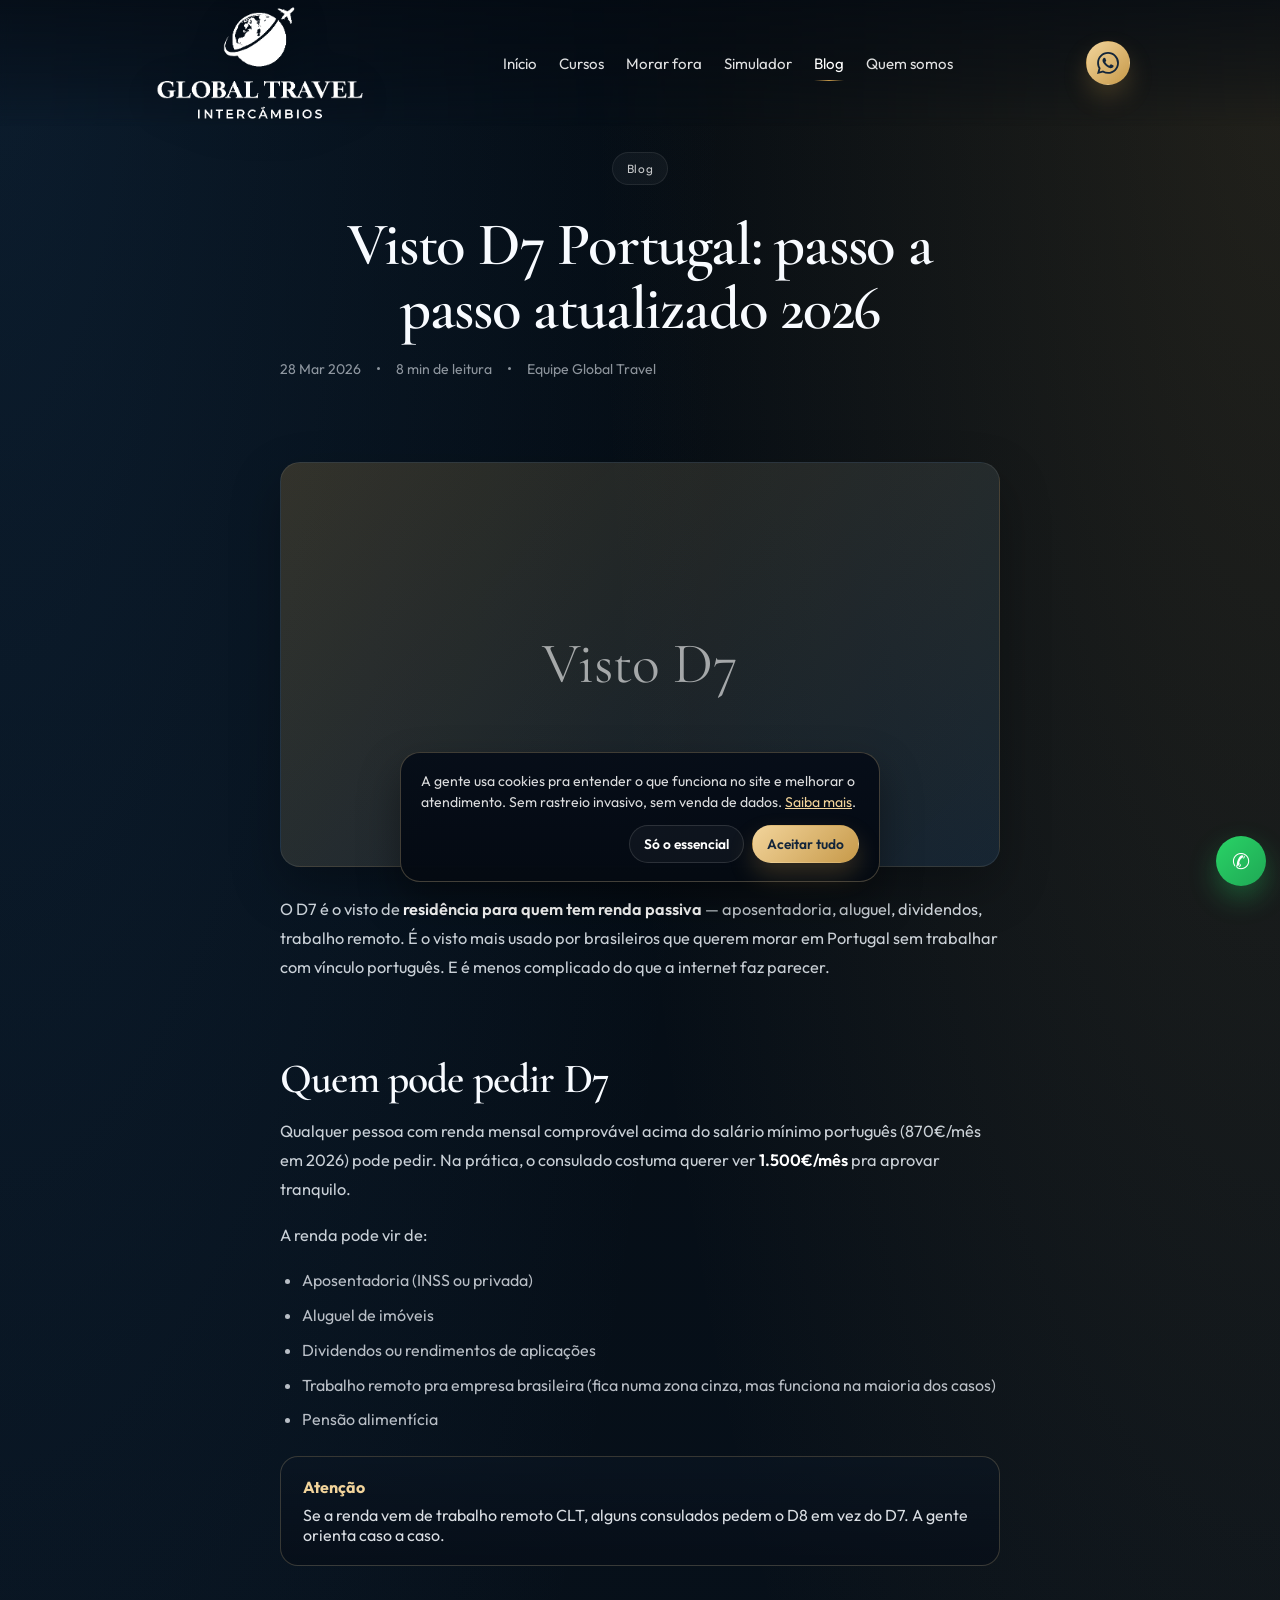
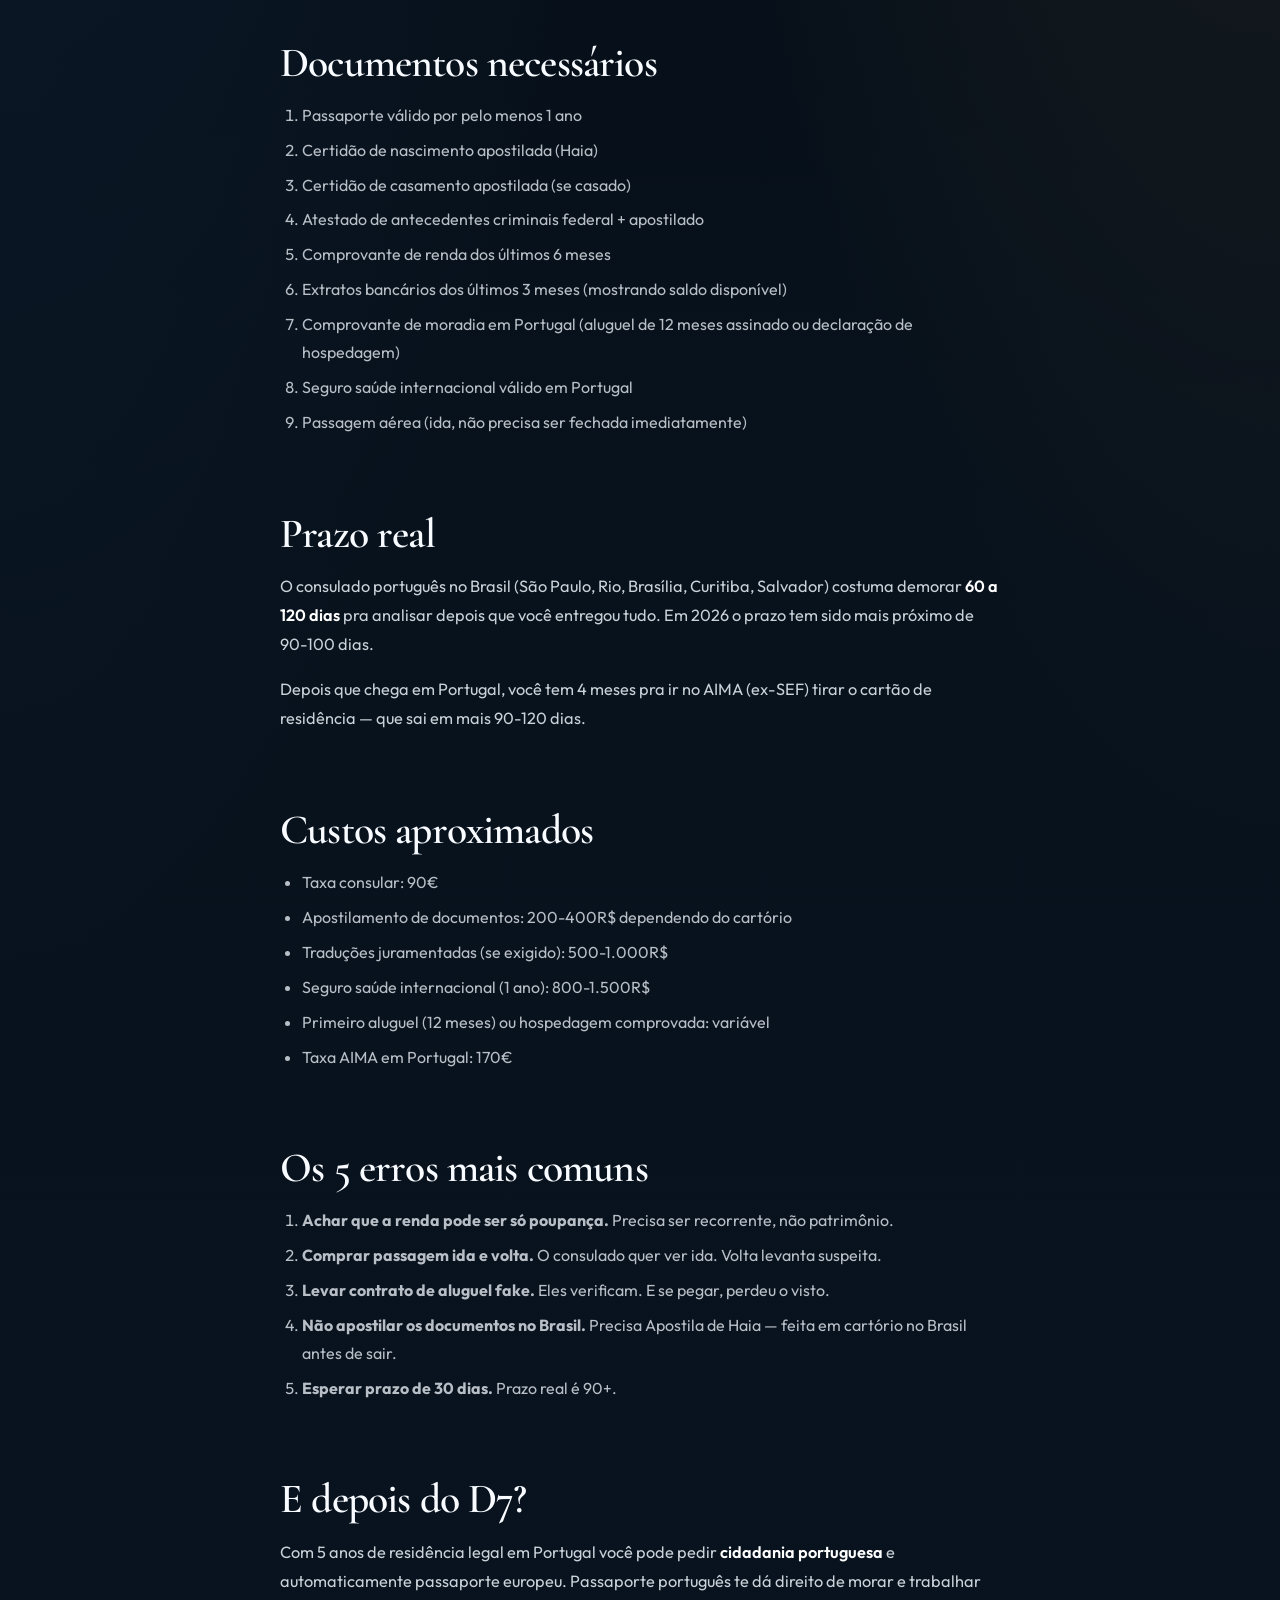
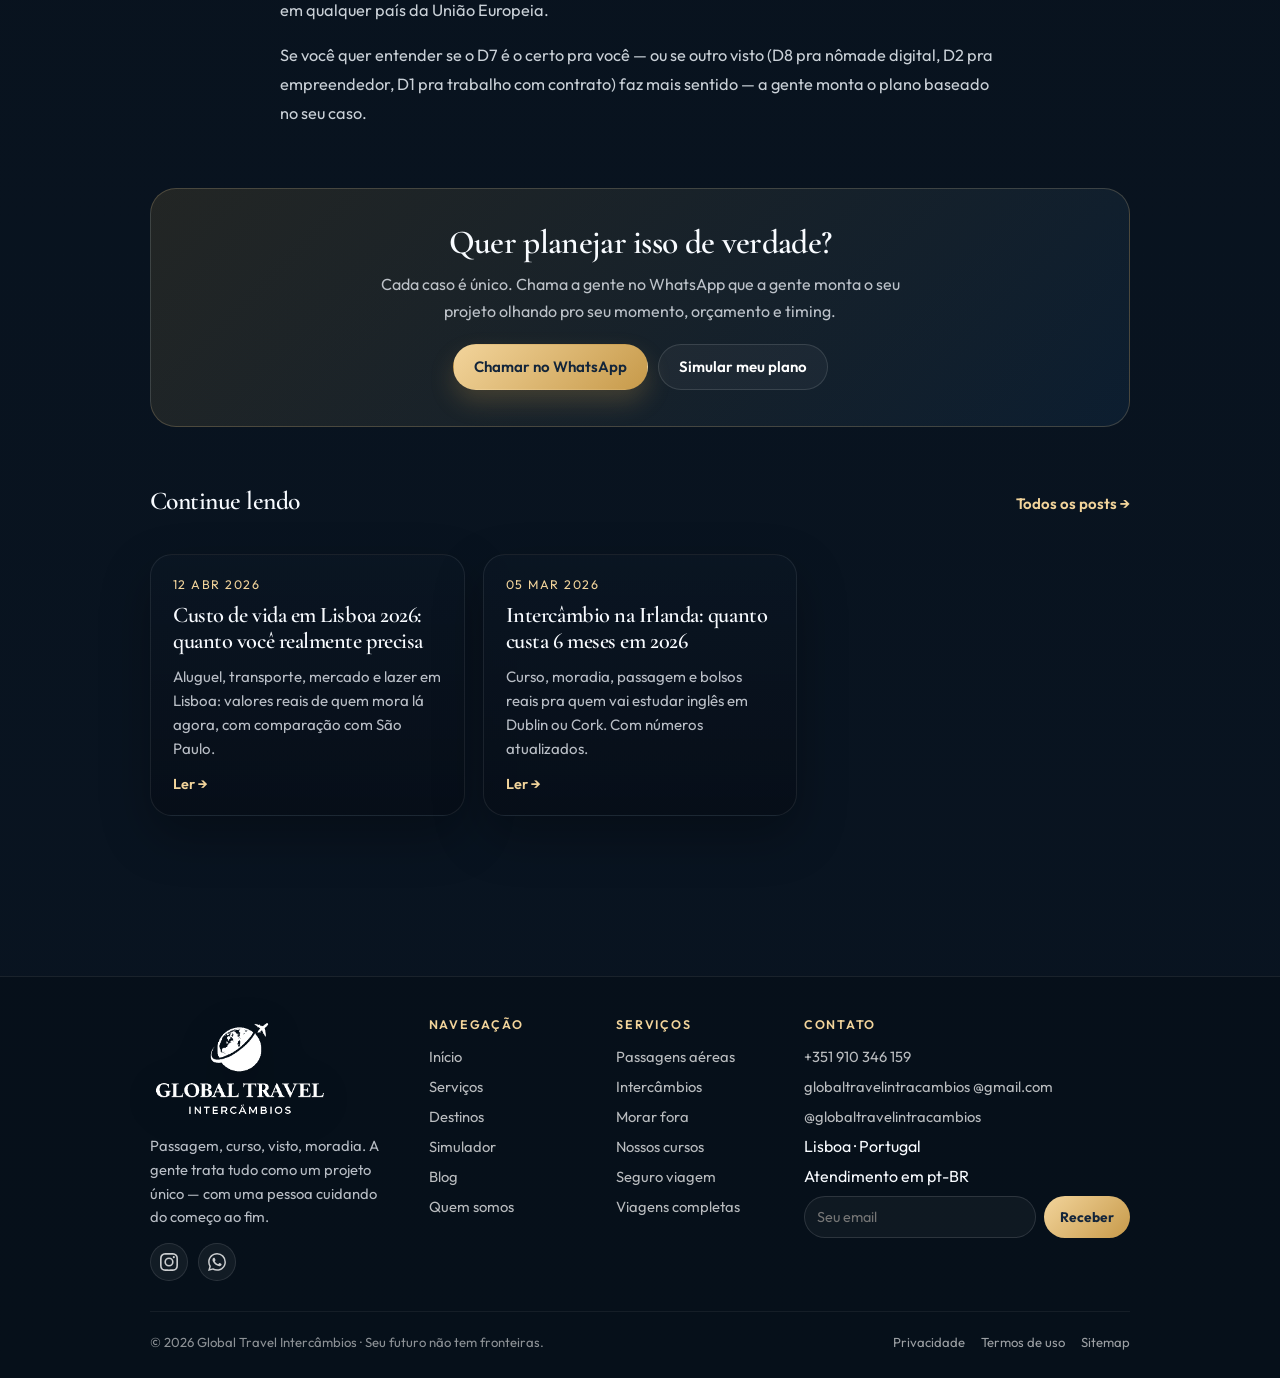
<file: blog/visto-d7-portugal-passo-a-passo.html>
<!DOCTYPE html>
<html lang="pt-BR">
<head>
<meta charset="UTF-8">
<meta name="viewport" content="width=device-width, initial-scale=1.0">
<title>Visto D7 Portugal: passo a passo atualizado 2026 · Global Travel Intercâmbios</title>
<meta name="description" content="O visto D7 é a porta de entrada mais usada por brasileiros em Portugal. Documentos, prazos, custos e erros comuns.">
<meta property="og:title" content="Visto D7 Portugal: passo a passo atualizado 2026 · Global Travel Intercâmbios">
<meta property="og:description" content="O visto D7 é a porta de entrada mais usada por brasileiros em Portugal. Documentos, prazos, custos e erros comuns.">
<meta property="og:type" content="website">
<link rel="icon" type="image/png" href="../favicon_original_mark_v16.png">
<meta name="theme-color" content="#07131F">
<link rel="preconnect" href="https://fonts.googleapis.com">
<link rel="preconnect" href="https://fonts.gstatic.com" crossorigin>
<link href="https://fonts.googleapis.com/css2?family=Cormorant+Garamond:wght@500;600;700&family=Outfit:wght@300;400;500;600;700;800&display=swap" rel="stylesheet">
<link rel="stylesheet" href="../assets/pages.css">

<script type="application/ld+json">
{
  "@context": "https://schema.org",
  "@type": "TravelAgency",
  "name": "Global Travel Intercâmbios",
  "url": "https://globaltravelintercambios.com",
  "logo": "https://globaltravelintercambios.com/globaltravel_logo_original_white_v16.png",
  "telephone": "+351910346159",
  "email": "globaltravelintracambios@gmail.com",
  "address": {
    "@type": "PostalAddress",
    "addressCountry": "PT",
    "addressLocality": "Lisboa"
  },
  "sameAs": [
    "https://www.instagram.com/globaltravelintracambios",
    "https://wa.me/351910346159"
  ],
  "priceRange": "$$"
}
</script>
<!-- Google Analytics 4 — substitua G-XXXXXXXXXX pelo seu Measurement ID -->
<script async src="https://www.googletagmanager.com/gtag/js?id=G-XXXXXXXXXX"></script>
<script>
  window.dataLayer = window.dataLayer || [];
  function gtag(){dataLayer.push(arguments);}
  gtag('js', new Date());
  gtag('config', 'G-XXXXXXXXXX', { anonymize_ip: true });
</script>
</head>
<body>
<div class="scroll-progress" id="scrollProgress" aria-hidden="true"></div>
  <header class="site-header" id="site-header">
    <div class="nav-shell">
      <a class="brand" href="../index.html" aria-label="Global Travel Intercâmbios"><img class="brand-logo" src="../globaltravel_logo_original_white_v16.png" alt="Global Travel Intercâmbios"></a>
      <nav class="nav-links" aria-label="Principal"><a href="../index.html" class="">Início</a><a href="../nossos-cursos.html" class="">Cursos</a><a href="../trabalhar-morar-fora.html" class="">Morar fora</a><a href="../simulador.html" class="">Simulador</a><a href="../blog/index.html" class="active">Blog</a><a href="../quem-somos.html" class="">Quem somos</a></nav>
      <div class="nav-cta">
        <a class="btn btn-primary wa-icon-btn" href="https://wa.me/351910346159" target="_blank" rel="noopener" aria-label="WhatsApp"><svg viewBox="0 0 24 24" fill="currentColor" aria-hidden="true"><path d="M17.472 14.382c-.297-.149-1.758-.867-2.03-.967-.273-.099-.471-.149-.67.15-.197.297-.767.966-.94 1.164-.173.199-.347.223-.644.075-.297-.15-1.255-.463-2.39-1.475-.883-.788-1.48-1.761-1.653-2.059-.173-.297-.018-.458.13-.606.134-.133.298-.347.446-.52.149-.174.198-.298.298-.497.099-.198.05-.371-.025-.52-.075-.149-.669-1.612-.916-2.207-.242-.579-.487-.5-.669-.51-.173-.008-.371-.01-.57-.01-.198 0-.52.074-.792.372-.272.297-1.04 1.016-1.04 2.479 0 1.462 1.065 2.875 1.213 3.074.149.198 2.096 3.2 5.077 4.487.709.306 1.262.489 1.694.625.712.227 1.36.195 1.871.118.571-.085 1.758-.719 2.006-1.413.248-.694.248-1.289.173-1.413-.074-.124-.272-.198-.57-.347m-5.421 7.403h-.004a9.87 9.87 0 01-5.031-1.378l-.361-.214-3.741.982.999-3.648-.235-.374a9.86 9.86 0 01-1.51-5.26c.001-5.45 4.436-9.884 9.888-9.884 2.64 0 5.122 1.03 6.988 2.898a9.825 9.825 0 012.893 6.994c-.003 5.45-4.437 9.884-9.885 9.884m8.413-18.297A11.815 11.815 0 0012.05 0C5.495 0 .16 5.335.157 11.892c0 2.096.547 4.142 1.588 5.945L.057 24l6.304-1.654a11.882 11.882 0 005.683 1.448h.005c6.554 0 11.89-5.335 11.893-11.893a11.821 11.821 0 00-3.48-8.413z"/></svg></a>
        <button class="burger" id="burger" aria-label="Abrir menu">☰</button>
      </div>
    </div>
    <div class="mobile-panel"><a href="../index.html">Início</a><a href="../nossos-cursos.html">Cursos</a><a href="../trabalhar-morar-fora.html">Morar fora</a><a href="../simulador.html">Simulador</a><a href="../blog/index.html">Blog</a><a href="../quem-somos.html">Quem somos</a><a href="../index.html#contato">Contato</a></div>
  </header>
<main>
  <div class="container">
    <article class="article">
      <div class="page-hero" style="padding-top:20px">
        <span class="page-tag">Blog</span>
        <h1>Visto D7 Portugal: passo a passo atualizado 2026</h1>
        <div class="article-meta">
          <span>28 Mar 2026</span>
          <span class="dot"></span>
          <span>8 min de leitura</span>
          <span class="dot"></span>
          <span>Equipe Global Travel</span>
        </div>
      </div>
      <div class="cover" aria-hidden="true">Visto D7</div>

<p>O D7 é o visto de <strong>residência para quem tem renda passiva</strong> — aposentadoria, aluguel, dividendos, trabalho remoto. É o visto mais usado por brasileiros que querem morar em Portugal sem trabalhar com vínculo português. E é menos complicado do que a internet faz parecer.</p>

<h2>Quem pode pedir D7</h2>
<p>Qualquer pessoa com renda mensal comprovável acima do salário mínimo português (870€/mês em 2026) pode pedir. Na prática, o consulado costuma querer ver <strong>1.500€/mês</strong> pra aprovar tranquilo.</p>
<p>A renda pode vir de:</p>
<ul>
  <li>Aposentadoria (INSS ou privada)</li>
  <li>Aluguel de imóveis</li>
  <li>Dividendos ou rendimentos de aplicações</li>
  <li>Trabalho remoto pra empresa brasileira (fica numa zona cinza, mas funciona na maioria dos casos)</li>
  <li>Pensão alimentícia</li>
</ul>

<div class="callout"><strong>Atenção</strong>Se a renda vem de trabalho remoto CLT, alguns consulados pedem o D8 em vez do D7. A gente orienta caso a caso.</div>

<h2>Documentos necessários</h2>
<ol>
  <li>Passaporte válido por pelo menos 1 ano</li>
  <li>Certidão de nascimento apostilada (Haia)</li>
  <li>Certidão de casamento apostilada (se casado)</li>
  <li>Atestado de antecedentes criminais federal + apostilado</li>
  <li>Comprovante de renda dos últimos 6 meses</li>
  <li>Extratos bancários dos últimos 3 meses (mostrando saldo disponível)</li>
  <li>Comprovante de moradia em Portugal (aluguel de 12 meses assinado ou declaração de hospedagem)</li>
  <li>Seguro saúde internacional válido em Portugal</li>
  <li>Passagem aérea (ida, não precisa ser fechada imediatamente)</li>
</ol>

<h2>Prazo real</h2>
<p>O consulado português no Brasil (São Paulo, Rio, Brasília, Curitiba, Salvador) costuma demorar <strong>60 a 120 dias</strong> pra analisar depois que você entregou tudo. Em 2026 o prazo tem sido mais próximo de 90-100 dias.</p>
<p>Depois que chega em Portugal, você tem 4 meses pra ir no AIMA (ex-SEF) tirar o cartão de residência — que sai em mais 90-120 dias.</p>

<h2>Custos aproximados</h2>
<ul>
  <li>Taxa consular: 90€</li>
  <li>Apostilamento de documentos: 200-400R$ dependendo do cartório</li>
  <li>Traduções juramentadas (se exigido): 500-1.000R$</li>
  <li>Seguro saúde internacional (1 ano): 800-1.500R$</li>
  <li>Primeiro aluguel (12 meses) ou hospedagem comprovada: variável</li>
  <li>Taxa AIMA em Portugal: 170€</li>
</ul>

<h2>Os 5 erros mais comuns</h2>
<ol>
  <li><strong>Achar que a renda pode ser só poupança.</strong> Precisa ser recorrente, não patrimônio.</li>
  <li><strong>Comprar passagem ida e volta.</strong> O consulado quer ver ida. Volta levanta suspeita.</li>
  <li><strong>Levar contrato de aluguel fake.</strong> Eles verificam. E se pegar, perdeu o visto.</li>
  <li><strong>Não apostilar os documentos no Brasil.</strong> Precisa Apostila de Haia — feita em cartório no Brasil antes de sair.</li>
  <li><strong>Esperar prazo de 30 dias.</strong> Prazo real é 90+.</li>
</ol>

<h2>E depois do D7?</h2>
<p>Com 5 anos de residência legal em Portugal você pode pedir <strong>cidadania portuguesa</strong> e automaticamente passaporte europeu. Passaporte português te dá direito de morar e trabalhar em qualquer país da União Europeia.</p>

<p>Se você quer entender se o D7 é o certo pra você — ou se outro visto (D8 pra nômade digital, D2 pra empreendedor, D1 pra trabalho com contrato) faz mais sentido — a gente monta o plano baseado no seu caso.</p>

    </article>

    <div class="cta-block">
      <h2>Quer planejar isso de verdade?</h2>
      <p>Cada caso é único. Chama a gente no WhatsApp que a gente monta o seu projeto olhando pro seu momento, orçamento e timing.</p>
      <div class="btn-row">
        <a class="btn btn-primary" href="https://wa.me/351910346159" target="_blank" rel="noopener">Chamar no WhatsApp</a>
        <a class="btn btn-secondary" href="../simulador.html">Simular meu plano</a>
      </div>
    </div>

    <div class="related">
      <div class="related-header">
        <h2>Continue lendo</h2>
        <a href="index.html">Todos os posts →</a>
      </div>
      <div class="card-row">
        <a class="post-card" href="custo-de-vida-lisboa-2026.html">
          <span class="date">12 Abr 2026</span>
          <h3>Custo de vida em Lisboa 2026: quanto você realmente precisa</h3>
          <p>Aluguel, transporte, mercado e lazer em Lisboa: valores reais de quem mora lá agora, com comparação com São Paulo.</p>
          <span class="arrow">Ler →</span>
        </a>
        <a class="post-card" href="intercambio-irlanda-quanto-custa.html">
          <span class="date">05 Mar 2026</span>
          <h3>Intercâmbio na Irlanda: quanto custa 6 meses em 2026</h3>
          <p>Curso, moradia, passagem e bolsos reais pra quem vai estudar inglês em Dublin ou Cork. Com números atualizados.</p>
          <span class="arrow">Ler →</span>
        </a>
      </div>
    </div>
  </div>
</main>
  <footer class="site-footer">
    <div class="container">
      <div class="footer-main">
        <div class="footer-col footer-brand">
          <img class="brand-logo" src="../globaltravel_logo_original_white_v16.png" alt="Global Travel Intercâmbios">
          <p>Passagem, curso, visto, moradia. A gente trata tudo como um projeto único — com uma pessoa cuidando do começo ao fim.</p>
          <div class="footer-social">
            <a href="https://www.instagram.com/globaltravelintracambios" target="_blank" rel="noopener" aria-label="Instagram"><svg viewBox="0 0 24 24"><path d="M12 2.2c3.2 0 3.58.01 4.85.07 1.17.05 1.8.25 2.23.41.56.22.96.48 1.38.9.42.42.68.82.9 1.38.16.42.36 1.06.41 2.23.06 1.27.07 1.65.07 4.85s-.01 3.58-.07 4.85c-.05 1.17-.25 1.8-.41 2.23a3.7 3.7 0 0 1-.9 1.38 3.7 3.7 0 0 1-1.38.9c-.42.16-1.06.36-2.23.41-1.27.06-1.65.07-4.85.07s-3.58-.01-4.85-.07c-1.17-.05-1.8-.25-2.23-.41a3.7 3.7 0 0 1-1.38-.9 3.7 3.7 0 0 1-.9-1.38c-.16-.42-.36-1.06-.41-2.23C2.2 15.58 2.2 15.2 2.2 12s.01-3.58.07-4.85c.05-1.17.25-1.8.41-2.23.22-.56.48-.96.9-1.38a3.7 3.7 0 0 1 1.38-.9c.42-.16 1.06-.36 2.23-.41C8.42 2.2 8.8 2.2 12 2.2M12 0C8.74 0 8.33.01 7.05.07c-1.28.06-2.15.26-2.92.56a5.9 5.9 0 0 0-2.13 1.39A5.9 5.9 0 0 0 .62 4.13c-.3.77-.5 1.64-.56 2.92C.01 8.33 0 8.74 0 12s.01 3.67.07 4.95c.06 1.28.26 2.15.56 2.92.31.8.72 1.47 1.39 2.13.66.66 1.33 1.08 2.13 1.39.77.3 1.64.5 2.92.56C8.33 23.99 8.74 24 12 24s3.67-.01 4.95-.07c1.28-.06 2.15-.26 2.92-.56a5.9 5.9 0 0 0 2.13-1.39 5.9 5.9 0 0 0 1.39-2.13c.3-.77.5-1.64.56-2.92.06-1.28.07-1.69.07-4.95s-.01-3.67-.07-4.95c-.06-1.28-.26-2.15-.56-2.92a5.9 5.9 0 0 0-1.39-2.13A5.9 5.9 0 0 0 19.87.62c-.77-.3-1.64-.5-2.92-.56C15.67.01 15.26 0 12 0zm0 5.84a6.16 6.16 0 1 0 0 12.32 6.16 6.16 0 0 0 0-12.32zM12 16a4 4 0 1 1 0-8 4 4 0 0 1 0 8zm6.4-11.85a1.44 1.44 0 1 0 0 2.88 1.44 1.44 0 0 0 0-2.88z"/></svg></a>
            <a href="https://wa.me/351910346159" target="_blank" rel="noopener" aria-label="WhatsApp"><svg viewBox="0 0 24 24" fill="currentColor" aria-hidden="true"><path d="M17.472 14.382c-.297-.149-1.758-.867-2.03-.967-.273-.099-.471-.149-.67.15-.197.297-.767.966-.94 1.164-.173.199-.347.223-.644.075-.297-.15-1.255-.463-2.39-1.475-.883-.788-1.48-1.761-1.653-2.059-.173-.297-.018-.458.13-.606.134-.133.298-.347.446-.52.149-.174.198-.298.298-.497.099-.198.05-.371-.025-.52-.075-.149-.669-1.612-.916-2.207-.242-.579-.487-.5-.669-.51-.173-.008-.371-.01-.57-.01-.198 0-.52.074-.792.372-.272.297-1.04 1.016-1.04 2.479 0 1.462 1.065 2.875 1.213 3.074.149.198 2.096 3.2 5.077 4.487.709.306 1.262.489 1.694.625.712.227 1.36.195 1.871.118.571-.085 1.758-.719 2.006-1.413.248-.694.248-1.289.173-1.413-.074-.124-.272-.198-.57-.347m-5.421 7.403h-.004a9.87 9.87 0 01-5.031-1.378l-.361-.214-3.741.982.999-3.648-.235-.374a9.86 9.86 0 01-1.51-5.26c.001-5.45 4.436-9.884 9.888-9.884 2.64 0 5.122 1.03 6.988 2.898a9.825 9.825 0 012.893 6.994c-.003 5.45-4.437 9.884-9.885 9.884m8.413-18.297A11.815 11.815 0 0012.05 0C5.495 0 .16 5.335.157 11.892c0 2.096.547 4.142 1.588 5.945L.057 24l6.304-1.654a11.882 11.882 0 005.683 1.448h.005c6.554 0 11.89-5.335 11.893-11.893a11.821 11.821 0 00-3.48-8.413z"/></svg></a>
          </div>
        </div>
        <div class="footer-col">
          <h4>Navegação</h4>
          <ul>
            <li><a href="../index.html">Início</a></li>
            <li><a href="../index.html#servicos">Serviços</a></li>
            <li><a href="../index.html#destinos">Destinos</a></li>
            <li><a href="../simulador.html">Simulador</a></li>
            <li><a href="../blog/index.html">Blog</a></li>
            <li><a href="../quem-somos.html">Quem somos</a></li>
          </ul>
        </div>
        <div class="footer-col">
          <h4>Serviços</h4>
          <ul>
            <li><a href="../index.html#servicos">Passagens aéreas</a></li>
            <li><a href="../index.html#servicos">Intercâmbios</a></li>
            <li><a href="../trabalhar-morar-fora.html">Morar fora</a></li>
            <li><a href="../nossos-cursos.html">Nossos cursos</a></li>
            <li><a href="../index.html#servicos">Seguro viagem</a></li>
            <li><a href="../index.html#servicos">Viagens completas</a></li>
          </ul>
        </div>
        <div class="footer-col">
          <h4>Contato</h4>
          <ul>
            <li><a href="https://wa.me/351910346159" target="_blank" rel="noopener">+351 910 346 159</a></li>
            <li><a href="mailto:globaltravelintracambios@gmail.com">globaltravelintracambios @gmail.com</a></li>
            <li><a href="https://www.instagram.com/globaltravelintracambios" target="_blank" rel="noopener">@globaltravelintracambios</a></li>
            <li>Lisboa · Portugal</li>
            <li>Atendimento em pt-BR</li>
          </ul>
          <form class="newsletter" action="https://formsubmit.co/globaltravelintracambios@gmail.com" method="POST" onsubmit="event.preventDefault();this.querySelector('button').textContent='Obrigado ✓';setTimeout(()=>this.reset(),1200)">
            <input type="email" placeholder="Seu email" required aria-label="Email">
            <button type="submit">Receber</button>
          </form>
        </div>
      </div>
      <div class="footer-bottom">
        <span>© 2026 Global Travel Intercâmbios · Seu futuro não tem fronteiras.</span>
        <div class="footer-legal">
          <a href="../privacidade.html">Privacidade</a>
          <a href="../termos.html">Termos de uso</a>
          <a href="../sitemap.xml">Sitemap</a>
        </div>
      </div>
    </div>
  </footer>
  <div class="cookie-banner" id="cookieBanner" role="dialog" aria-live="polite">
    <p>A gente usa cookies pra entender o que funciona no site e melhorar o atendimento. Sem rastreio invasivo, sem venda de dados. <a href="../privacidade.html">Saiba mais</a>.</p>
    <div class="btn-row">
      <button class="btn btn-secondary" onclick="window.__dismissCookies(false)">Só o essencial</button>
      <button class="btn btn-primary" onclick="window.__dismissCookies(true)">Aceitar tudo</button>
    </div>
  </div>
<a class="floating-wa" href="https://wa.me/351910346159" target="_blank" rel="noopener" aria-label="WhatsApp">✆</a>
<script>
(function(){
  // Header scrolled state
  const h = document.getElementById('site-header');
  const onScroll = () => h && h.classList.toggle('scrolled', window.scrollY > 18);
  window.addEventListener('scroll', onScroll, {passive:true});
  onScroll();

  // Burger toggle
  const b = document.getElementById('burger');
  b && b.addEventListener('click', () => document.body.classList.toggle('nav-open'));
  document.querySelectorAll('.mobile-panel a').forEach(a => a.addEventListener('click', () => document.body.classList.remove('nav-open')));

  // Scroll progress
  const bar = document.getElementById('scrollProgress');
  if (bar) {
    const p = () => {
      const doc = document.documentElement;
      const max = doc.scrollHeight - doc.clientHeight;
      const ratio = max > 0 ? doc.scrollTop / max : 0;
      bar.style.transform = 'scaleX(' + Math.min(1, Math.max(0, ratio)) + ')';
    };
    window.addEventListener('scroll', p, {passive:true});
    p();
  }

  // Cookie banner
  const cb = document.getElementById('cookieBanner');
  if (cb && !localStorage.getItem('cookies_choice')) {
    setTimeout(() => cb.classList.add('show'), 1200);
  }
  window.__dismissCookies = function(accepted) {
    localStorage.setItem('cookies_choice', accepted ? 'all' : 'essential');
    cb && cb.classList.remove('show');
  };
})();
</script>
</body>
</html>
</file>
<file: assets/pages.css>
/* Shared base for blog/quem-somos/privacidade/termos pages */
:root{
  --bg:#050d16;
  --panel:rgba(11,22,35,.72);
  --line:rgba(255,255,255,.08);
  --text:#F8FBFF;
  --muted:rgba(240,245,251,.76);
  --muted-2:rgba(240,245,251,.58);
  --gold:#C79A4A;
  --gold-soft:#F2D49B;
  --shadow:0 20px 50px rgba(0,0,0,.28);
  --radius:22px;
  --container:min(980px, calc(100vw - 32px));
  --ease:cubic-bezier(.22,1,.36,1);
}
*,*::before,*::after{box-sizing:border-box}
html{scroll-behavior:smooth;-webkit-text-size-adjust:100%}
body{
  margin:0;overflow-x:hidden;
  font-family:'Outfit',system-ui,-apple-system,sans-serif;
  color:var(--text);
  background:
    radial-gradient(ellipse at top left, rgba(40,95,150,.2), transparent 40%),
    radial-gradient(ellipse at top right, rgba(199,154,74,.15), transparent 38%),
    linear-gradient(180deg,#040b12 0%,#08121d 50%,#091421 100%);
  min-height:100vh;
  -webkit-font-smoothing:antialiased;
}
body.nav-open{overflow:hidden}
a{color:inherit;text-decoration:none}
button{cursor:pointer;border:0;background:none;color:inherit;font:inherit}
img,svg{display:block;max-width:100%}

h1,h2,h3,.serif{font-family:'Cormorant Garamond',Georgia,serif;margin:0;letter-spacing:-.02em;line-height:1.06;font-weight:600}
h1{font-size:clamp(2.2rem, 5.5vw, 3.8rem)}
h2{font-size:clamp(1.7rem, 3.8vw, 2.6rem);margin-top:1.8em}
h3{font-size:clamp(1.2rem, 2.4vw, 1.6rem);margin-top:1.4em}
p{margin:1em 0;line-height:1.72;color:var(--muted)}

.container{width:var(--container);margin:0 auto}

/* Scroll progress */
.scroll-progress{position:fixed;top:0;left:0;right:0;height:2px;background:linear-gradient(90deg,var(--gold-soft),var(--gold));transform-origin:left;transform:scaleX(0);z-index:1001;pointer-events:none;transition:transform .08s linear}

/* Header */
.site-header{
  position:fixed;top:0;left:0;right:0;z-index:1000;
  background:linear-gradient(180deg, rgba(4,10,18,.7) 0%, rgba(4,10,18,.36) 60%, transparent 100%);
  backdrop-filter:blur(4px);
  transition:background .35s var(--ease);
}
.site-header.scrolled{background:rgba(4,10,18,.88);backdrop-filter:blur(18px);border-bottom:1px solid rgba(255,255,255,.08)}
.nav-shell{width:var(--container);margin:0 auto;min-height:64px;display:flex;align-items:center;justify-content:space-between;gap:16px}
.brand{display:flex;align-items:center}
.brand-logo{width:clamp(160px,20vw,220px);height:auto;filter:drop-shadow(0 8px 20px rgba(0,0,0,.22))}
.nav-links{display:flex;align-items:center;gap:22px;font-size:.94rem}
.nav-links a{color:rgba(255,255,255,.88);position:relative;padding:6px 0}
.nav-links a:hover,.nav-links a.active{color:#fff}
.nav-links a::after{content:"";position:absolute;left:0;right:0;bottom:-2px;height:1px;background:linear-gradient(90deg,transparent,var(--gold),transparent);transform:scaleX(0);transition:transform .3s var(--ease)}
.nav-links a:hover::after,.nav-links a.active::after{transform:scaleX(1)}
.nav-cta{display:flex;align-items:center;gap:10px}
.btn{display:inline-flex;align-items:center;justify-content:center;gap:8px;min-height:46px;padding:0 20px;border-radius:999px;font-weight:600;font-size:.94rem;border:1px solid transparent;cursor:pointer;transition:transform .28s var(--ease),box-shadow .28s var(--ease),background .28s var(--ease);white-space:nowrap}
.btn:hover{transform:translateY(-2px)}
.btn-primary{background:linear-gradient(135deg,var(--gold-soft),var(--gold));color:#13253A;box-shadow:0 12px 24px rgba(199,154,74,.24)}
.btn-secondary{background:rgba(255,255,255,.04);border-color:rgba(255,255,255,.12);color:#fff}
.btn-primary.wa-icon-btn{padding:0;width:44px;height:44px;min-height:auto;justify-content:center}
.wa-icon-btn svg{width:22px;height:22px;fill:#13253A}
.burger{display:none;width:40px;height:40px;border-radius:12px;border:1px solid rgba(255,255,255,.12);background:rgba(255,255,255,.04);color:#fff;font-size:1.1rem;align-items:center;justify-content:center;transition:transform .35s var(--ease)}
body.nav-open .burger{transform:rotate(90deg);background:rgba(199,154,74,.18)}
.mobile-panel{display:none}

/* Page content */
main{padding:100px 0 60px}
.page-hero{text-align:center;padding:30px 0 28px}
.page-tag{display:inline-flex;align-items:center;gap:8px;padding:8px 14px;border-radius:999px;background:rgba(255,255,255,.04);border:1px solid rgba(255,255,255,.08);color:rgba(255,255,255,.76);font-size:.74rem;letter-spacing:.06em;margin-bottom:18px}
.page-hero h1{max-width:22ch;margin:10px auto 16px}
.page-hero .lead{font-size:1.04rem;color:var(--muted);line-height:1.68;max-width:58ch;margin:0 auto}

/* Article */
.article{max-width:720px;margin:32px auto 0}
.article-meta{display:flex;flex-wrap:wrap;gap:16px;align-items:center;margin:18px 0 28px;color:var(--muted-2);font-size:.88rem}
.article-meta .dot{width:3px;height:3px;border-radius:999px;background:var(--muted-2);display:inline-block}
.article .cover{width:100%;aspect-ratio:16/9;border-radius:20px;overflow:hidden;border:1px solid rgba(255,255,255,.08);background:linear-gradient(135deg, rgba(199,154,74,.22), rgba(40,95,150,.2));display:grid;place-items:center;margin:28px 0;box-shadow:var(--shadow);font-family:'Cormorant Garamond',serif;font-size:3.6rem;color:rgba(255,255,255,.6);text-align:center;padding:40px}
.article p{font-size:1.02rem;line-height:1.78;color:rgba(240,245,251,.84)}
.article p strong{color:#fff;font-weight:600}
.article ul,.article ol{margin:1em 0;padding-left:1.4em;color:var(--muted);line-height:1.78}
.article li{margin:.4em 0}
.article blockquote{border-left:2px solid var(--gold);padding:4px 0 4px 18px;margin:1.4em 0;font-style:italic;color:rgba(247,251,255,.88);font-size:1.08rem}
.article .callout{background:linear-gradient(180deg,rgba(11,22,35,.6),rgba(7,14,24,.8));border:1px solid rgba(242,212,155,.2);border-radius:18px;padding:20px 22px;margin:22px 0;color:rgba(247,251,255,.88)}
.article .callout strong{color:var(--gold-soft);display:block;margin-bottom:8px}
.article hr{border:0;border-top:1px solid rgba(255,255,255,.08);margin:2.5em 0}

/* Cards */
.card-row{display:grid;grid-template-columns:repeat(3,1fr);gap:18px;margin:40px 0}
.post-card{
  display:block;
  padding:22px;
  background:linear-gradient(180deg, rgba(11,22,35,.78), rgba(7,14,24,.92));
  border:1px solid rgba(255,255,255,.08);border-radius:22px;
  box-shadow:var(--shadow);
  transition:transform .3s var(--ease),border-color .3s var(--ease);
  text-align:left;
}
.post-card:hover{transform:translateY(-4px);border-color:rgba(199,154,74,.3)}
.post-card .date{font-size:.78rem;letter-spacing:.12em;text-transform:uppercase;color:var(--gold-soft);margin-bottom:10px;display:block}
.post-card h3{margin:0 0 10px;font-size:1.4rem;line-height:1.18}
.post-card p{margin:0;font-size:.94rem;line-height:1.6;color:var(--muted)}
.post-card .arrow{margin-top:14px;display:inline-flex;align-items:center;gap:6px;color:var(--gold-soft);font-weight:600;font-size:.9rem}

/* Team */
.team-grid{display:grid;grid-template-columns:repeat(3,1fr);gap:22px;margin-top:32px}
.team-card{padding:26px 22px;text-align:center;background:linear-gradient(180deg, rgba(11,22,35,.78), rgba(7,14,24,.92));border:1px solid rgba(255,255,255,.08);border-radius:22px;box-shadow:var(--shadow)}
.team-avatar{width:80px;height:80px;border-radius:999px;margin:0 auto 14px;display:grid;place-items:center;font-family:'Outfit',sans-serif;font-weight:700;font-size:1.4rem;color:#13253A;background:linear-gradient(135deg,var(--gold-soft),var(--gold));box-shadow:0 10px 26px rgba(199,154,74,.28), 0 0 0 3px rgba(255,255,255,.04)}
.team-card strong{display:block;font-family:'Cormorant Garamond',serif;font-weight:600;font-size:1.2rem;margin-bottom:4px}
.team-card em{font-style:normal;color:var(--gold-soft);font-size:.82rem;letter-spacing:.1em;text-transform:uppercase}
.team-card p{margin-top:12px;font-size:.92rem;line-height:1.6}

/* Values grid */
.values-grid{display:grid;grid-template-columns:repeat(3,1fr);gap:18px;margin-top:28px}
.value-card{padding:22px 20px;text-align:center;background:linear-gradient(180deg, rgba(11,22,35,.76), rgba(7,14,24,.9));border:1px solid rgba(255,255,255,.08);border-radius:20px}
.value-card h3{margin:0 0 8px;font-size:1.15rem}
.value-card p{margin:0;font-size:.9rem;line-height:1.6}

/* Related posts */
.related{margin-top:60px}
.related-header{display:flex;align-items:baseline;justify-content:space-between;margin-bottom:18px;gap:14px}
.related-header h2{margin:0;font-size:1.6rem}
.related-header a{color:var(--gold-soft);font-weight:600;font-size:.94rem}

/* CTA block */
.cta-block{margin:60px 0 20px;padding:36px 28px;text-align:center;background:linear-gradient(135deg, rgba(199,154,74,.14), rgba(40,95,150,.14));border:1px solid rgba(242,212,155,.2);border-radius:26px}
.cta-block h2{margin:0 0 10px;font-size:clamp(1.5rem, 3vw, 2.1rem)}
.cta-block p{max-width:50ch;margin:0 auto 18px;color:var(--muted);font-size:1rem}
.cta-block .btn-row{justify-content:center;display:flex;gap:10px;flex-wrap:wrap}

/* Footer (expanded) */
.site-footer{padding:40px 0 28px;margin-top:60px;border-top:1px solid rgba(255,255,255,.08);background:rgba(4,10,18,.42)}
.site-footer .container{width:var(--container)}
.footer-main{display:grid;grid-template-columns:1.6fr 1fr 1fr 1fr;gap:36px;margin-bottom:30px}
.footer-col h4{font-family:'Outfit',sans-serif;font-weight:600;font-size:.78rem;letter-spacing:.14em;text-transform:uppercase;color:var(--gold-soft);margin:0 0 14px}
.footer-col ul{list-style:none;padding:0;margin:0;display:grid;gap:10px}
.footer-col a{color:rgba(255,255,255,.72);font-size:.92rem;transition:color .25s}
.footer-col a:hover{color:#fff}
.footer-brand .brand-logo{width:180px;margin-bottom:14px}
.footer-brand p{margin:0 0 14px;font-size:.92rem;line-height:1.6;max-width:32ch}
.footer-social{display:flex;gap:10px}
.footer-social a{width:38px;height:38px;border-radius:999px;background:rgba(255,255,255,.05);border:1px solid rgba(255,255,255,.1);display:grid;place-items:center;transition:background .3s, border-color .3s, transform .3s}
.footer-social a:hover{background:rgba(199,154,74,.14);border-color:rgba(242,212,155,.32);transform:translateY(-2px)}
.footer-social svg{width:18px;height:18px;fill:rgba(255,255,255,.78)}
.footer-social a:hover svg{fill:var(--gold-soft)}
.newsletter{display:flex;gap:8px;margin-top:10px}
.newsletter input{flex:1;padding:10px 12px;min-height:42px;border-radius:999px;border:1px solid rgba(255,255,255,.12);background:rgba(255,255,255,.04);color:#fff;font:inherit;outline:none;font-size:.9rem}
.newsletter input:focus{border-color:rgba(242,212,155,.4);box-shadow:0 0 0 3px rgba(199,154,74,.14)}
.newsletter button{padding:0 16px;min-height:42px;border-radius:999px;background:linear-gradient(135deg,var(--gold-soft),var(--gold));color:#13253A;font-weight:700;font-size:.86rem;border:0}
.footer-bottom{display:flex;justify-content:space-between;align-items:center;gap:12px;padding-top:22px;border-top:1px solid rgba(255,255,255,.06);font-size:.82rem;color:rgba(255,255,255,.54);flex-wrap:wrap}
.footer-legal{display:flex;gap:16px;flex-wrap:wrap}
.footer-legal a{color:rgba(255,255,255,.6)}
.footer-legal a:hover{color:#fff}

/* Cookie banner */
.cookie-banner{position:fixed;bottom:18px;left:18px;right:18px;max-width:480px;margin:0 auto;z-index:9997;padding:18px 20px;background:linear-gradient(180deg, rgba(7,14,24,.98), rgba(4,10,18,.98));border:1px solid rgba(242,212,155,.25);border-radius:20px;box-shadow:0 18px 40px rgba(0,0,0,.38);display:grid;gap:12px;transform:translateY(calc(100% + 24px));opacity:0;transition:transform .5s var(--ease), opacity .5s var(--ease)}
.cookie-banner.show{transform:translateY(0);opacity:1}
.cookie-banner p{margin:0;font-size:.88rem;line-height:1.5;color:rgba(255,255,255,.86)}
.cookie-banner p a{color:var(--gold-soft);text-decoration:underline}
.cookie-banner .btn-row{display:flex;gap:8px;flex-wrap:wrap;justify-content:flex-end}
.cookie-banner .btn{min-height:38px;padding:0 14px;font-size:.86rem}

/* Floating WhatsApp */
.floating-wa{position:fixed;right:14px;bottom:14px;z-index:900;width:50px;height:50px;border-radius:999px;display:grid;place-items:center;background:linear-gradient(135deg,#29d366,#1fa855);color:#fff;box-shadow:0 12px 28px rgba(37,211,102,.32);transition:transform .3s var(--ease);font-size:1.35rem}
.floating-wa:hover{transform:translateY(-3px) scale(1.04)}

@media (max-width:860px){
  .nav-links,.nav-cta .btn{display:none}
  .burger{display:flex}
  .nav-shell{display:grid;grid-template-columns:40px 1fr 40px;min-height:54px;gap:8px;align-items:center}
  .nav-cta{grid-column:1;justify-self:start}
  .brand{grid-column:2;justify-self:center}
  .brand-logo{width:min(128px,36vw)}
  .mobile-panel{display:grid;position:fixed;left:12px;right:12px;top:60px;padding:14px;border-radius:20px;background:rgba(5,11,18,.97);border:1px solid rgba(255,255,255,.08);box-shadow:var(--shadow);gap:2px;opacity:0;pointer-events:none;transform:translateY(-10px);transition:.28s var(--ease);z-index:998}
  body.nav-open .mobile-panel{opacity:1;pointer-events:auto;transform:translateY(0)}
  .mobile-panel a{padding:12px 6px;color:#fff;font-size:1rem;border-bottom:1px solid rgba(255,255,255,.05);font-weight:500;position:relative}
  .mobile-panel a:last-child{border-bottom:0}
  .mobile-panel a::after{content:"›";position:absolute;right:8px;top:50%;transform:translateY(-50%);color:var(--gold-soft);opacity:.5;font-size:1.2rem}

  main{padding:80px 0 40px}
  .page-hero{padding:14px 0 20px}
  .article{margin:20px auto 0;padding:0}
  .article p{font-size:.98rem}
  .article .cover{aspect-ratio:4/3;font-size:2.4rem;padding:28px;border-radius:16px}

  .card-row,.team-grid,.values-grid{grid-template-columns:1fr;gap:12px;margin:28px 0}
  .post-card,.team-card,.value-card{padding:18px 16px;border-radius:18px}

  .footer-main{grid-template-columns:1fr;gap:24px;text-align:center}
  .footer-brand p{margin-left:auto;margin-right:auto}
  .footer-col ul{justify-items:center}
  .footer-social{justify-content:center}
  .newsletter{max-width:320px;margin:10px auto 0}
  .footer-bottom{flex-direction:column;text-align:center}

  .cookie-banner{left:10px;right:10px;bottom:12px;padding:14px 16px}
  .cookie-banner p{font-size:.84rem}

  .cta-block{padding:24px 18px;margin:40px 0 10px;border-radius:20px}

  .related-header{flex-direction:column;align-items:flex-start}

  .floating-wa{right:12px;bottom:12px;width:46px;height:46px;font-size:1.25rem}
}
</file>
